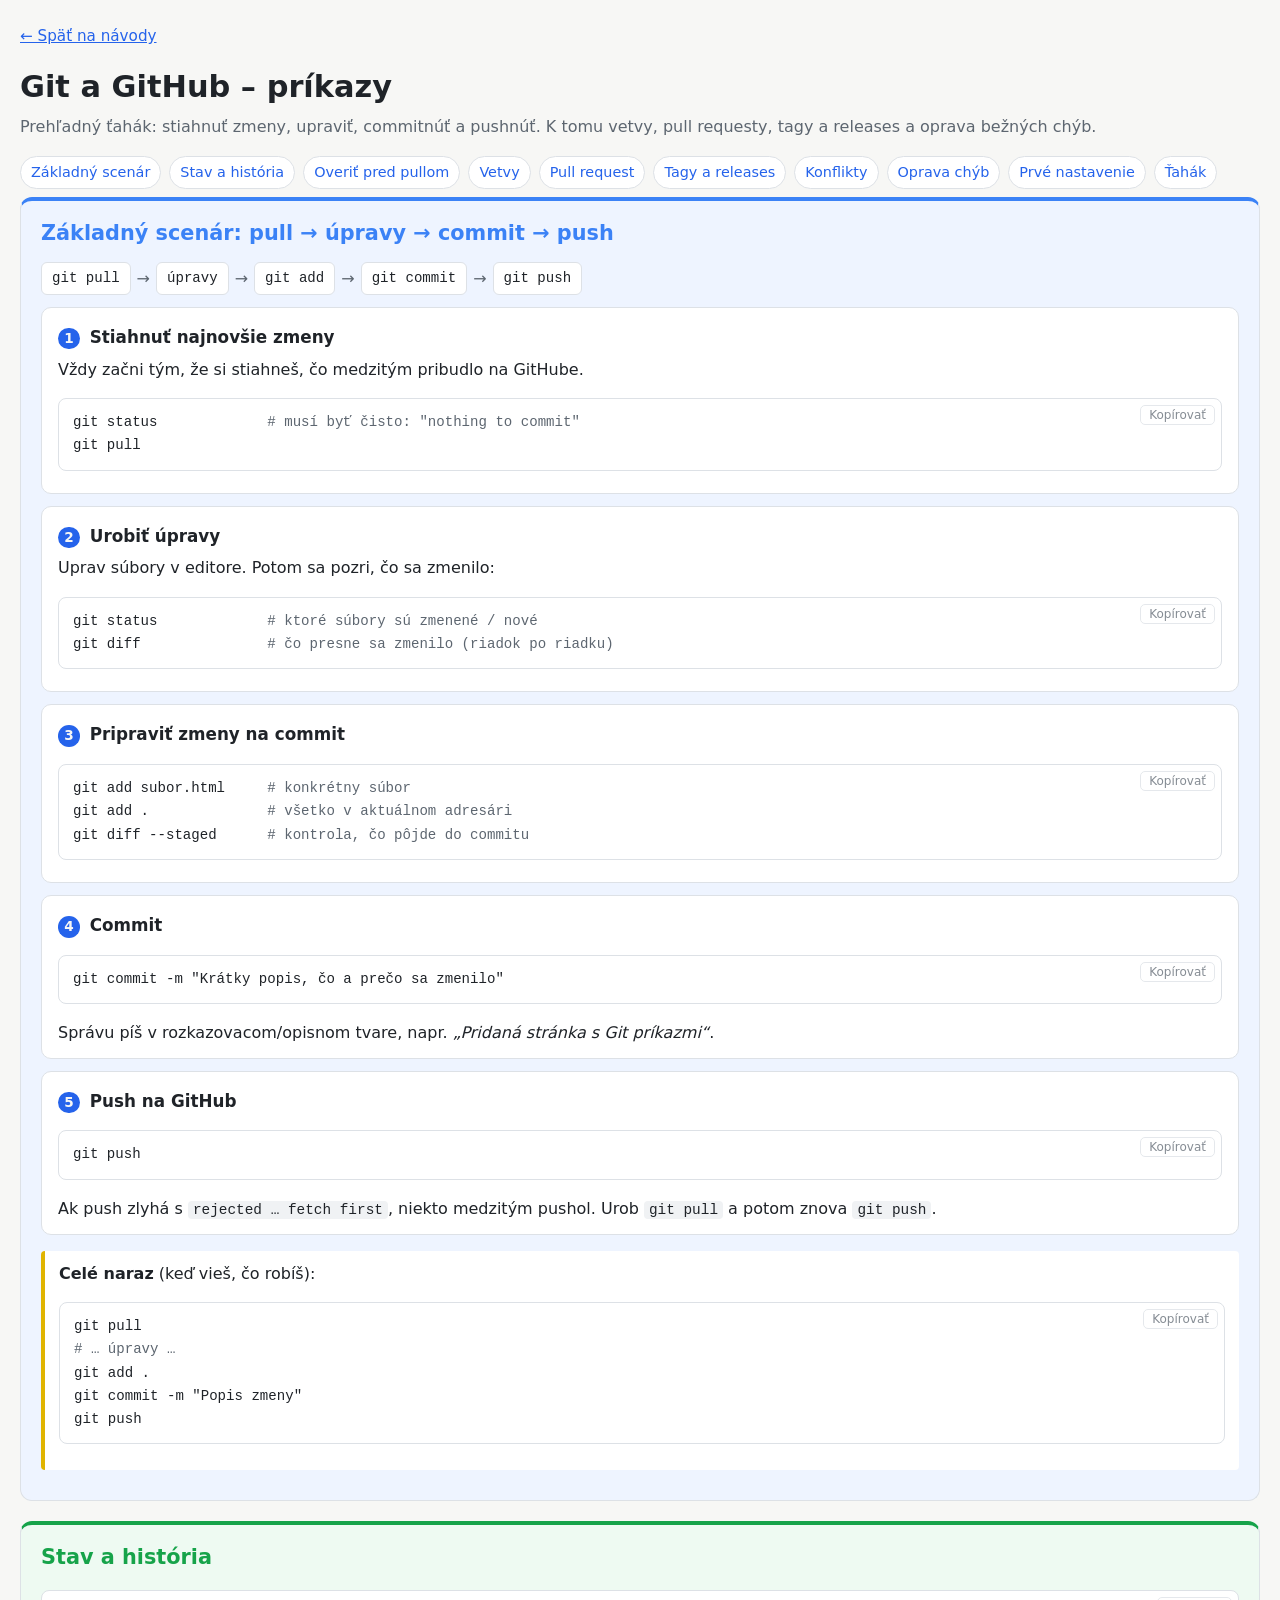
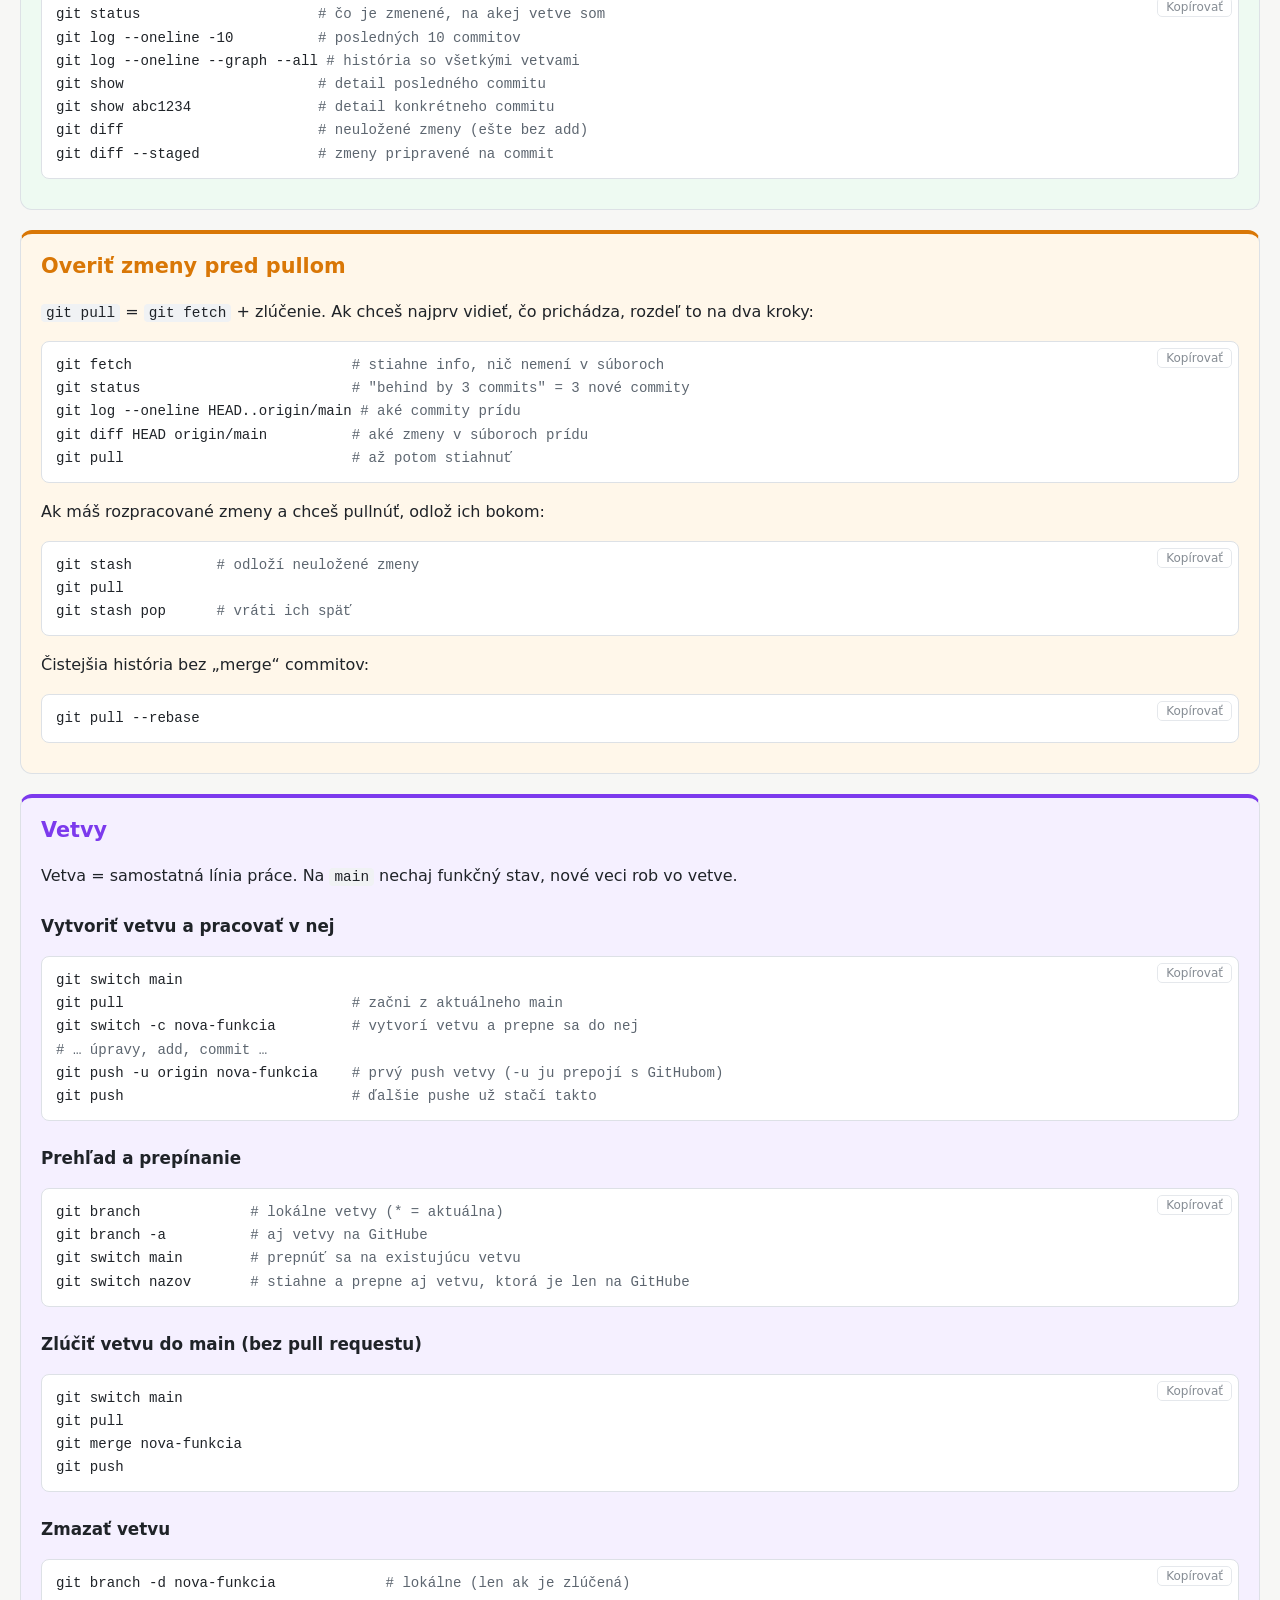
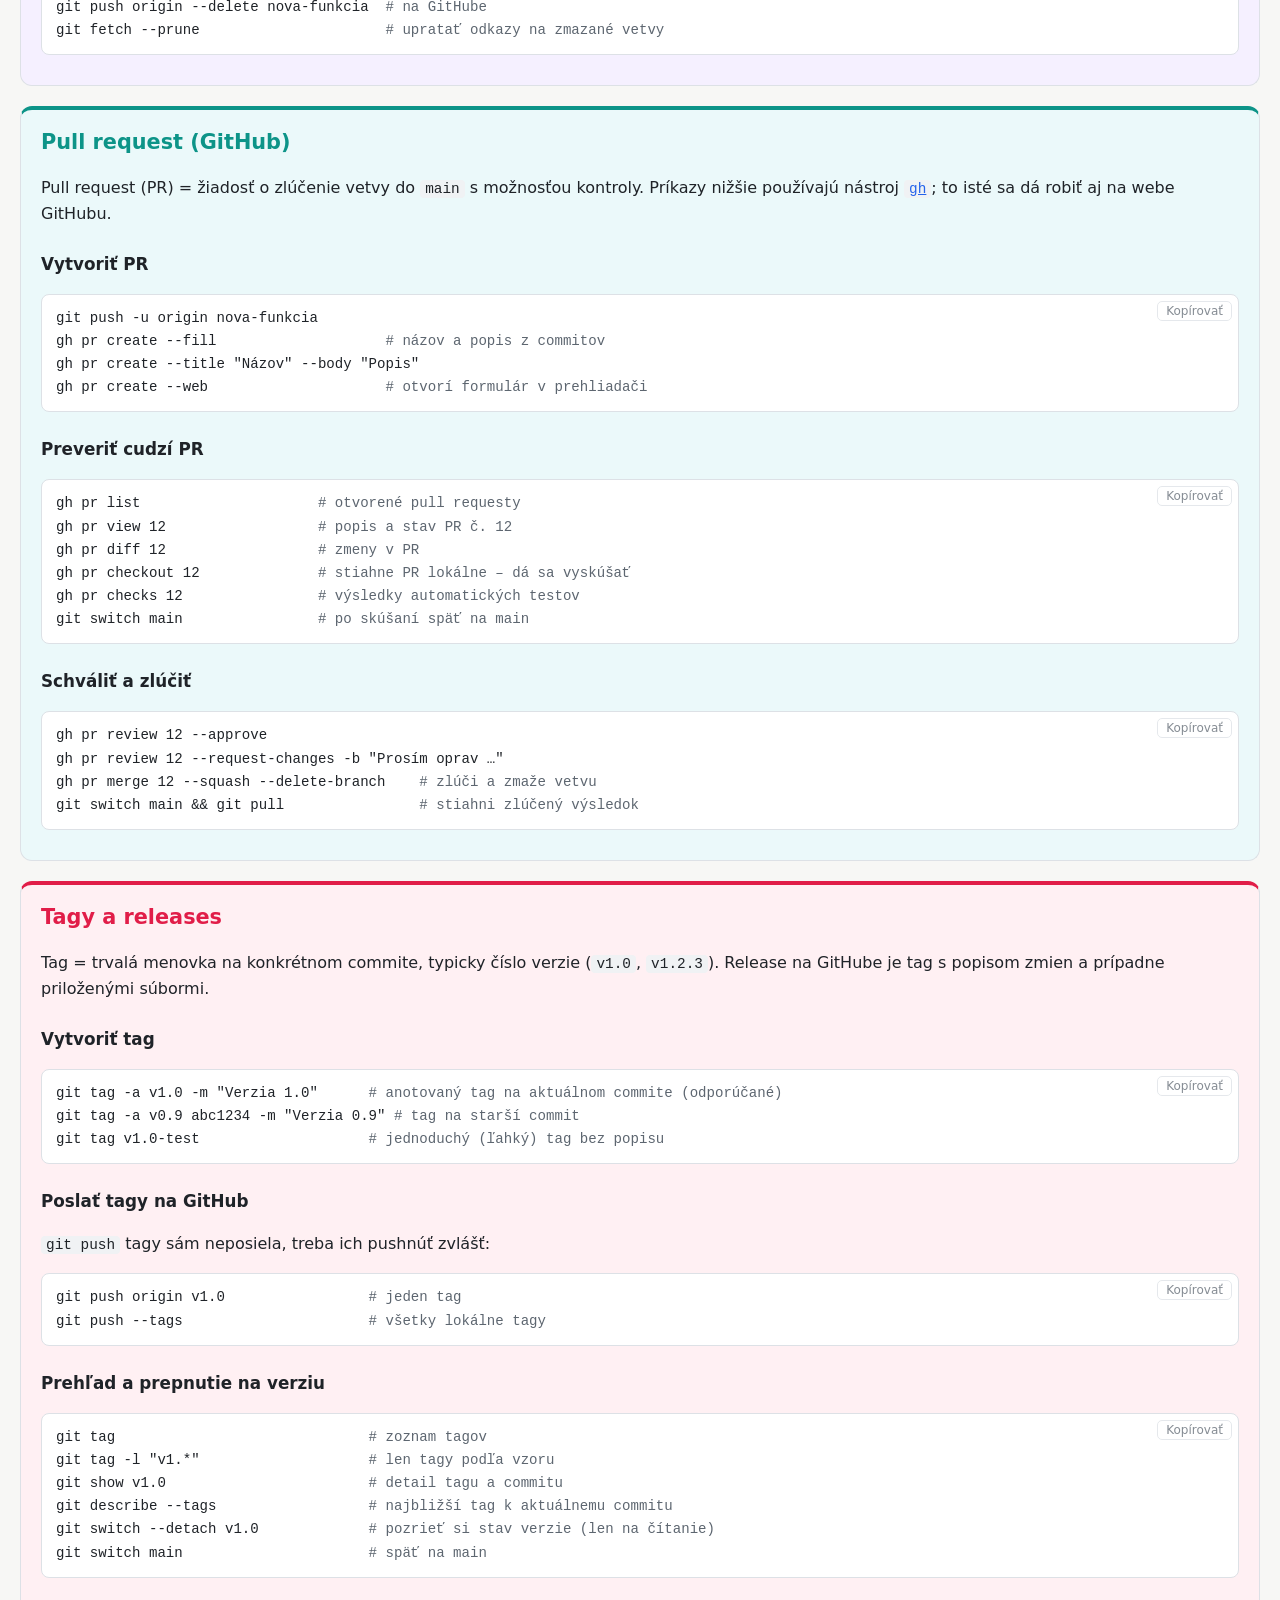
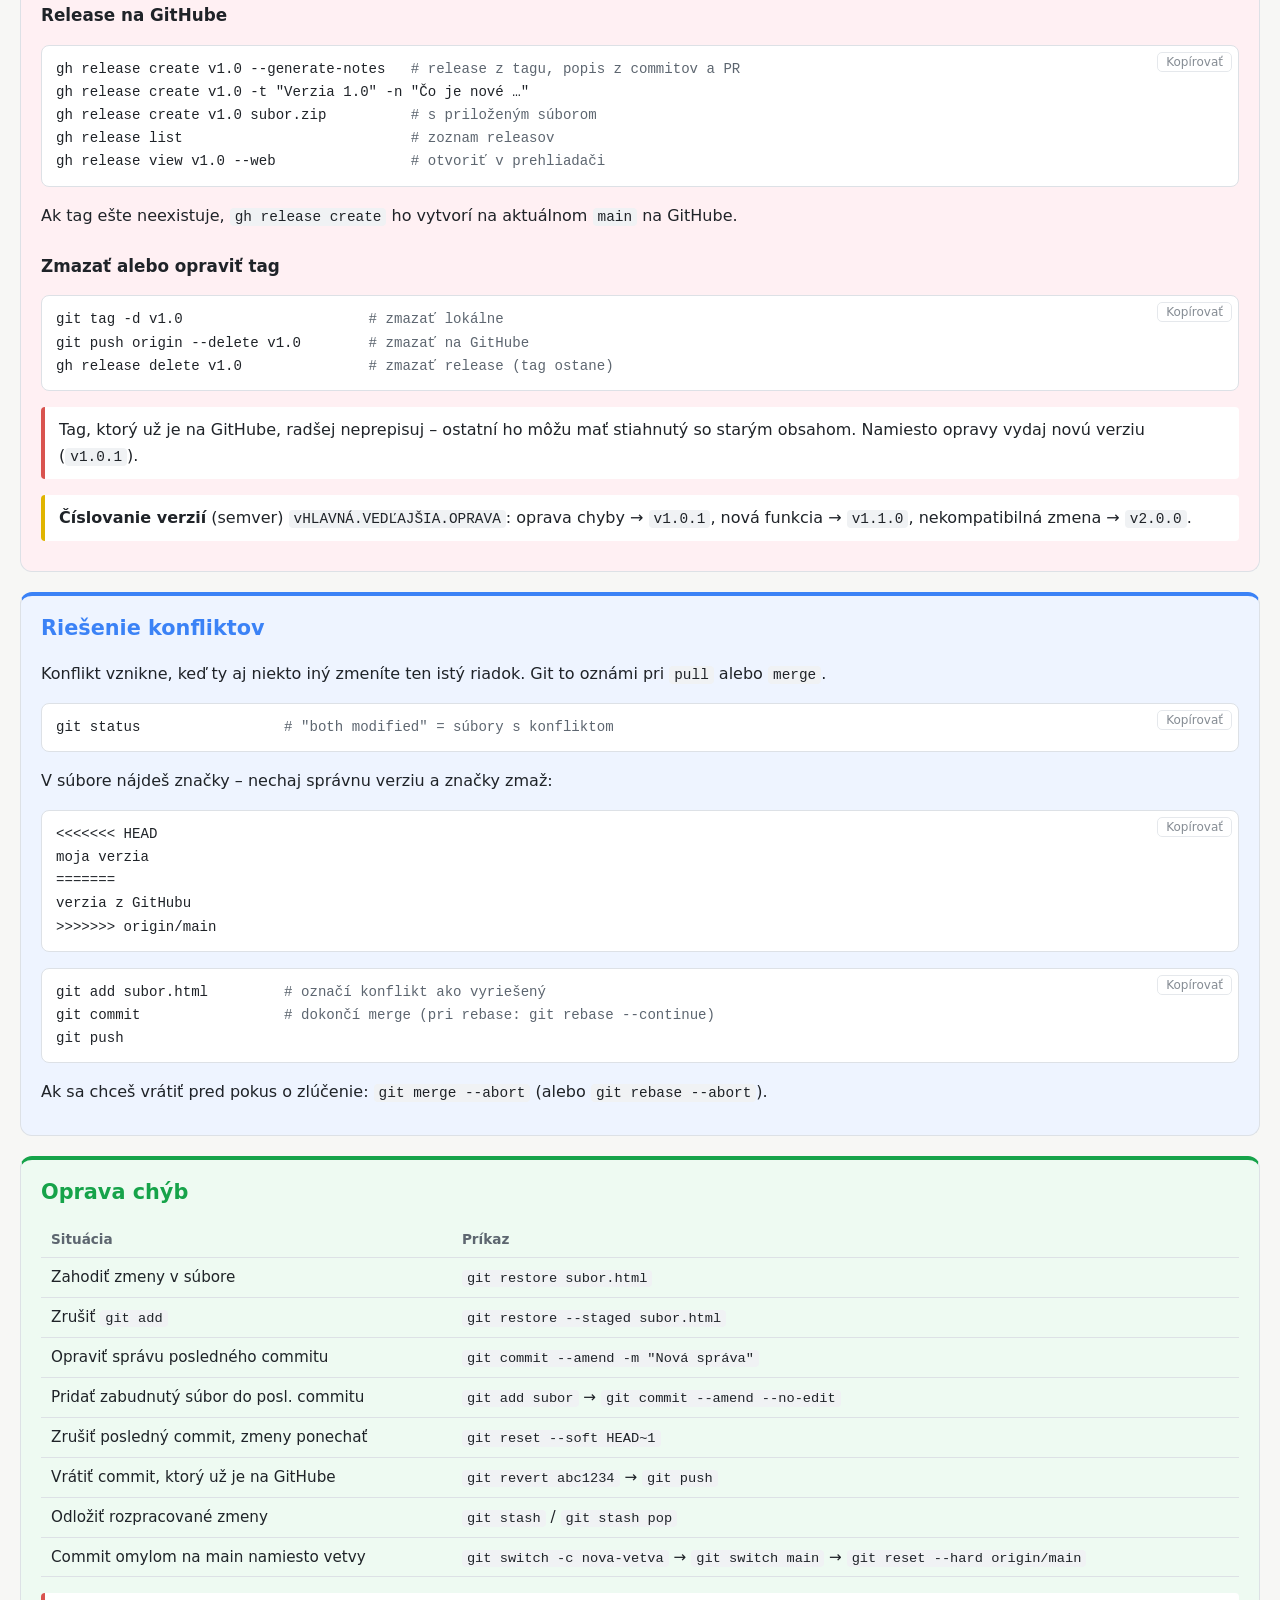
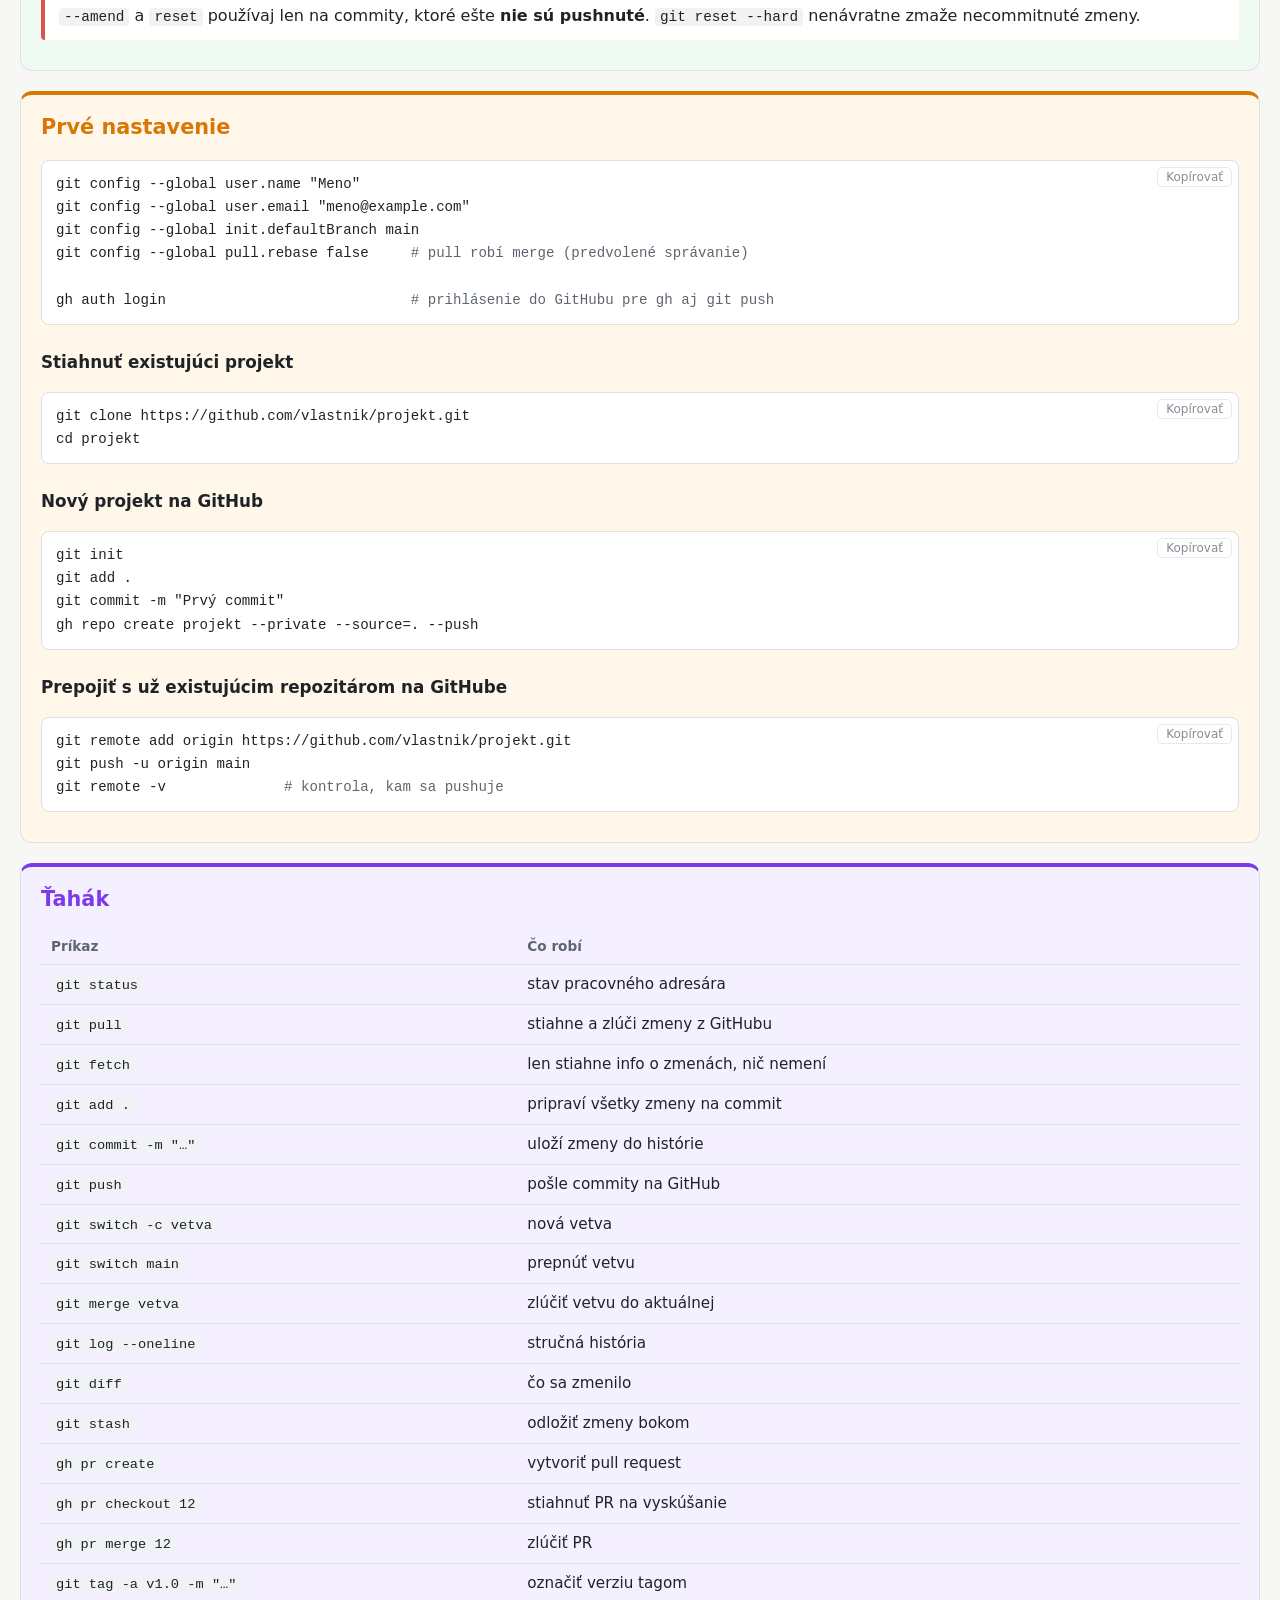
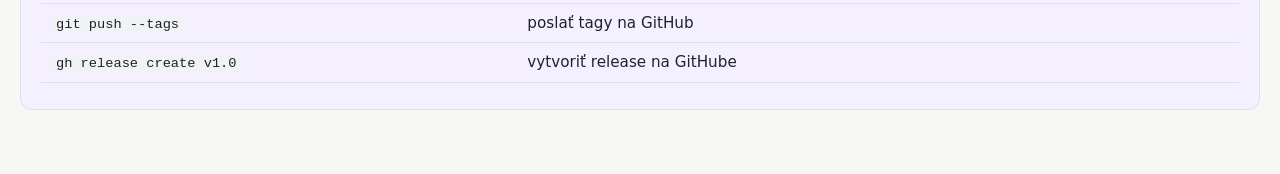
<file: git-prikazy.html>
<!doctype html>
<html lang="sk">
<head>
<meta charset="utf-8">
<meta name="viewport" content="width=device-width, initial-scale=1">
<title>Git a GitHub – príkazy</title>
<meta name="description" content="Prehľadný ťahák: pull, úpravy, commit, push, vetvy, pull requesty, tagy a releases, oprava chýb.">
<link rel="stylesheet" href="style.css">
<style>
  main { max-width: 1500px; padding: 24px 20px 64px; }

  /* Farebné odtiene boxov – striedajú sa, aby sa časti nezlievali. */
  :root {
    --t0: #eef4ff; --s0: #3b82f6;
    --t1: #eefaf2; --s1: #16a34a;
    --t2: #fff7ea; --s2: #d97706;
    --t3: #f5f0ff; --s3: #7c3aed;
    --t4: #ebf9fa; --s4: #0d9488;
    --t5: #fff0f3; --s5: #e11d48;
  }
  @media (prefers-color-scheme: dark) {
    :root {
      --t0: #1a2233; --s0: #5b8def;
      --t1: #182a20; --s1: #3fbf6f;
      --t2: #2c2416; --s2: #e0a040;
      --t3: #241e33; --s3: #a083f0;
      --t4: #162a2b; --s4: #33b5a8;
      --t5: #2e1a20; --s5: #ef6080;
    }
  }
  .box {
    background: var(--tint); border: 1px solid var(--border);
    border-top: 4px solid var(--stripe); border-radius: 12px;
    padding: 4px 20px 14px; margin: 0 0 20px;
    break-inside: avoid;
  }
  .box h2 { margin: 12px 0 8px; padding-top: 0; border-top: 0; color: var(--stripe); }
  .t0 { --tint: var(--t0); --stripe: var(--s0); }
  .t1 { --tint: var(--t1); --stripe: var(--s1); }
  .t2 { --tint: var(--t2); --stripe: var(--s2); }
  .t3 { --tint: var(--t3); --stripe: var(--s3); }
  .t4 { --tint: var(--t4); --stripe: var(--s4); }
  .t5 { --tint: var(--t5); --stripe: var(--s5); }
  .box pre { background: var(--card); }
  .box .note { background: var(--card); }

  .steps { margin: 12px 0; }
  .toc { display: flex; flex-wrap: wrap; gap: 6px 8px; margin: 16px 0 8px; padding: 0; list-style: none; }
  .toc li { margin: 0; }
  .toc a {
    display: inline-block; padding: 4px 10px; border: 1px solid var(--border);
    border-radius: 999px; background: var(--card); text-decoration: none; font-size: 0.9rem;
  }
  .toc a:hover { border-color: var(--accent); }

  .flow { display: flex; flex-wrap: wrap; align-items: center; gap: 6px; margin: 12px 0 4px; }
  .flow span {
    padding: 4px 10px; border-radius: 6px; background: var(--card); border: 1px solid var(--border);
    font-family: ui-monospace, Menlo, Consolas, monospace; font-size: 0.88rem;
  }
  .flow b { color: var(--muted); font-weight: normal; }

  .step {
    background: var(--card); border: 1px solid var(--border); border-radius: 10px;
    padding: 4px 16px 6px; margin: 12px 0;
  }
  .step h3 { margin-top: 12px; display: flex; gap: 10px; align-items: baseline; }
  .step h3 .n {
    flex: none; width: 1.6em; height: 1.6em; line-height: 1.6em; text-align: center;
    border-radius: 50%; background: var(--accent); color: var(--bg); font-size: 0.85rem;
  }
  .step p { margin: 6px 0; }

  pre { position: relative; }
  pre .c { color: var(--muted); }
  .copy {
    position: absolute; top: 6px; right: 6px; font: 12px system-ui, sans-serif;
    padding: 2px 8px; border-radius: 5px; border: 1px solid var(--border);
    background: var(--card); color: var(--muted); cursor: pointer; opacity: 0.75;
  }
  .copy:hover { opacity: 1; color: var(--text); }

  table { width: 100%; border-collapse: collapse; margin: 12px 0; font-size: 0.95rem; }
  th, td { text-align: left; padding: 7px 10px; border-bottom: 1px solid var(--border); vertical-align: top; }
  th { color: var(--muted); font-weight: 600; font-size: 0.85rem; }
  td:first-child { white-space: nowrap; }
  @media (max-width: 600px) { td:first-child { white-space: normal; } }
  .warn { border-left-color: #d9534f; }
</style>
</head>
<body>
<main>
  <nav class="back"><a href="index.html">← Späť na návody</a></nav>
  <h1>Git a GitHub – príkazy</h1>
  <p class="lead">Prehľadný ťahák: stiahnuť zmeny, upraviť, commitnúť a pushnúť. K tomu vetvy, pull requesty, tagy a releases a oprava bežných chýb.</p>

  <ul class="toc">
    <li><a href="#zaklad">Základný scenár</a></li>
    <li><a href="#stav">Stav a história</a></li>
    <li><a href="#overit">Overiť pred pullom</a></li>
    <li><a href="#vetvy">Vetvy</a></li>
    <li><a href="#pr">Pull request</a></li>
    <li><a href="#tagy">Tagy a releases</a></li>
    <li><a href="#konflikt">Konflikty</a></li>
    <li><a href="#oprava">Oprava chýb</a></li>
    <li><a href="#nastavenie">Prvé nastavenie</a></li>
    <li><a href="#tahak">Ťahák</a></li>
  </ul>

  <section class="box box-wide t0">
  <h2 id="zaklad">Základný scenár: pull → úpravy → commit → push</h2>
  <div class="flow">
    <span>git pull</span><b>→</b><span>úpravy</span><b>→</b><span>git add</span><b>→</b><span>git commit</span><b>→</b><span>git push</span>
  </div>

  <div class="steps">
  <div class="step">
    <h3><span class="n">1</span>Stiahnuť najnovšie zmeny</h3>
    <p>Vždy začni tým, že si stiahneš, čo medzitým pribudlo na GitHube.</p>
<pre><code>git status             <span class="c"># musí byť čisto: "nothing to commit"</span>
git pull</code></pre>
  </div>

  <div class="step">
    <h3><span class="n">2</span>Urobiť úpravy</h3>
    <p>Uprav súbory v editore. Potom sa pozri, čo sa zmenilo:</p>
<pre><code>git status             <span class="c"># ktoré súbory sú zmenené / nové</span>
git diff               <span class="c"># čo presne sa zmenilo (riadok po riadku)</span></code></pre>
  </div>

  <div class="step">
    <h3><span class="n">3</span>Pripraviť zmeny na commit</h3>
<pre><code>git add subor.html     <span class="c"># konkrétny súbor</span>
git add .              <span class="c"># všetko v aktuálnom adresári</span>
git diff --staged      <span class="c"># kontrola, čo pôjde do commitu</span></code></pre>
  </div>

  <div class="step">
    <h3><span class="n">4</span>Commit</h3>
<pre><code>git commit -m "Krátky popis, čo a prečo sa zmenilo"</code></pre>
    <p>Správu píš v rozkazovacom/opisnom tvare, napr. <em>„Pridaná stránka s Git príkazmi“</em>.</p>
  </div>

  <div class="step">
    <h3><span class="n">5</span>Push na GitHub</h3>
<pre><code>git push</code></pre>
    <p>Ak push zlyhá s <code>rejected … fetch first</code>, niekto medzitým pushol. Urob <code>git pull</code> a potom znova <code>git push</code>.</p>
  </div>

  </div>

  <div class="note">
    <strong>Celé naraz</strong> (keď vieš, čo robíš):
<pre><code>git pull
<span class="c"># … úpravy …</span>
git add .
git commit -m "Popis zmeny"
git push</code></pre>
  </div>
  </section>

  <div class="boxes">
  <section class="box t1">
  <h2 id="stav">Stav a história</h2>
<pre><code>git status                     <span class="c"># čo je zmenené, na akej vetve som</span>
git log --oneline -10          <span class="c"># posledných 10 commitov</span>
git log --oneline --graph --all <span class="c"># história so všetkými vetvami</span>
git show                       <span class="c"># detail posledného commitu</span>
git show abc1234               <span class="c"># detail konkrétneho commitu</span>
git diff                       <span class="c"># neuložené zmeny (ešte bez add)</span>
git diff --staged              <span class="c"># zmeny pripravené na commit</span></code></pre>
  </section>
  <section class="box t2">
  <h2 id="overit">Overiť zmeny pred pullom</h2>
  <p><code>git pull</code> = <code>git fetch</code> + zlúčenie. Ak chceš najprv vidieť, čo prichádza, rozdeľ to na dva kroky:</p>
<pre><code>git fetch                          <span class="c"># stiahne info, nič nemení v súboroch</span>
git status                         <span class="c"># "behind by 3 commits" = 3 nové commity</span>
git log --oneline HEAD..origin/main <span class="c"># aké commity prídu</span>
git diff HEAD origin/main          <span class="c"># aké zmeny v súboroch prídu</span>
git pull                           <span class="c"># až potom stiahnuť</span></code></pre>
  <p>Ak máš rozpracované zmeny a chceš pullnúť, odlož ich bokom:</p>
<pre><code>git stash          <span class="c"># odloží neuložené zmeny</span>
git pull
git stash pop      <span class="c"># vráti ich späť</span></code></pre>
  <p>Čistejšia história bez „merge“ commitov:</p>
<pre><code>git pull --rebase</code></pre>
  </section>
  <section class="box t3">
  <h2 id="vetvy">Vetvy</h2>
  <p>Vetva = samostatná línia práce. Na <code>main</code> nechaj funkčný stav, nové veci rob vo vetve.</p>

  <h3>Vytvoriť vetvu a pracovať v nej</h3>
<pre><code>git switch main
git pull                           <span class="c"># začni z aktuálneho main</span>
git switch -c nova-funkcia         <span class="c"># vytvorí vetvu a prepne sa do nej</span>
<span class="c"># … úpravy, add, commit …</span>
git push -u origin nova-funkcia    <span class="c"># prvý push vetvy (-u ju prepojí s GitHubom)</span>
git push                           <span class="c"># ďalšie pushe už stačí takto</span></code></pre>

  <h3>Prehľad a prepínanie</h3>
<pre><code>git branch             <span class="c"># lokálne vetvy (* = aktuálna)</span>
git branch -a          <span class="c"># aj vetvy na GitHube</span>
git switch main        <span class="c"># prepnúť sa na existujúcu vetvu</span>
git switch nazov       <span class="c"># stiahne a prepne aj vetvu, ktorá je len na GitHube</span></code></pre>

  <h3>Zlúčiť vetvu do main (bez pull requestu)</h3>
<pre><code>git switch main
git pull
git merge nova-funkcia
git push</code></pre>

  <h3>Zmazať vetvu</h3>
<pre><code>git branch -d nova-funkcia             <span class="c"># lokálne (len ak je zlúčená)</span>
git push origin --delete nova-funkcia  <span class="c"># na GitHube</span>
git fetch --prune                      <span class="c"># upratať odkazy na zmazané vetvy</span></code></pre>
  </section>
  <section class="box t4">
  <h2 id="pr">Pull request (GitHub)</h2>
  <p>Pull request (PR) = žiadosť o zlúčenie vetvy do <code>main</code> s možnosťou kontroly. Príkazy nižšie používajú nástroj <a href="https://cli.github.com/"><code>gh</code></a>; to isté sa dá robiť aj na webe GitHubu.</p>

  <h3>Vytvoriť PR</h3>
<pre><code>git push -u origin nova-funkcia
gh pr create --fill                    <span class="c"># názov a popis z commitov</span>
gh pr create --title "Názov" --body "Popis"
gh pr create --web                     <span class="c"># otvorí formulár v prehliadači</span></code></pre>

  <h3>Preveriť cudzí PR</h3>
<pre><code>gh pr list                     <span class="c"># otvorené pull requesty</span>
gh pr view 12                  <span class="c"># popis a stav PR č. 12</span>
gh pr diff 12                  <span class="c"># zmeny v PR</span>
gh pr checkout 12              <span class="c"># stiahne PR lokálne – dá sa vyskúšať</span>
gh pr checks 12                <span class="c"># výsledky automatických testov</span>
git switch main                <span class="c"># po skúšaní späť na main</span></code></pre>

  <h3>Schváliť a zlúčiť</h3>
<pre><code>gh pr review 12 --approve
gh pr review 12 --request-changes -b "Prosím oprav …"
gh pr merge 12 --squash --delete-branch    <span class="c"># zlúči a zmaže vetvu</span>
git switch main && git pull                <span class="c"># stiahni zlúčený výsledok</span></code></pre>
  </section>
  <section class="box t5">
  <h2 id="tagy">Tagy a releases</h2>
  <p>Tag = trvalá menovka na konkrétnom commite, typicky číslo verzie (<code>v1.0</code>, <code>v1.2.3</code>). Release na GitHube je tag s popisom zmien a prípadne priloženými súbormi.</p>

  <h3>Vytvoriť tag</h3>
<pre><code>git tag -a v1.0 -m "Verzia 1.0"      <span class="c"># anotovaný tag na aktuálnom commite (odporúčané)</span>
git tag -a v0.9 abc1234 -m "Verzia 0.9" <span class="c"># tag na starší commit</span>
git tag v1.0-test                    <span class="c"># jednoduchý (ľahký) tag bez popisu</span></code></pre>

  <h3>Poslať tagy na GitHub</h3>
  <p><code>git push</code> tagy sám neposiela, treba ich pushnúť zvlášť:</p>
<pre><code>git push origin v1.0                 <span class="c"># jeden tag</span>
git push --tags                      <span class="c"># všetky lokálne tagy</span></code></pre>

  <h3>Prehľad a prepnutie na verziu</h3>
<pre><code>git tag                              <span class="c"># zoznam tagov</span>
git tag -l "v1.*"                    <span class="c"># len tagy podľa vzoru</span>
git show v1.0                        <span class="c"># detail tagu a commitu</span>
git describe --tags                  <span class="c"># najbližší tag k aktuálnemu commitu</span>
git switch --detach v1.0             <span class="c"># pozrieť si stav verzie (len na čítanie)</span>
git switch main                      <span class="c"># späť na main</span></code></pre>

  <h3>Release na GitHube</h3>
<pre><code>gh release create v1.0 --generate-notes   <span class="c"># release z tagu, popis z commitov a PR</span>
gh release create v1.0 -t "Verzia 1.0" -n "Čo je nové …"
gh release create v1.0 subor.zip          <span class="c"># s priloženým súborom</span>
gh release list                           <span class="c"># zoznam releasov</span>
gh release view v1.0 --web                <span class="c"># otvoriť v prehliadači</span></code></pre>
  <p>Ak tag ešte neexistuje, <code>gh release create</code> ho vytvorí na aktuálnom <code>main</code> na GitHube.</p>

  <h3>Zmazať alebo opraviť tag</h3>
<pre><code>git tag -d v1.0                      <span class="c"># zmazať lokálne</span>
git push origin --delete v1.0        <span class="c"># zmazať na GitHube</span>
gh release delete v1.0               <span class="c"># zmazať release (tag ostane)</span></code></pre>
  <div class="note warn">
    Tag, ktorý už je na GitHube, radšej neprepisuj – ostatní ho môžu mať stiahnutý so starým obsahom. Namiesto opravy vydaj novú verziu (<code>v1.0.1</code>).
  </div>
  <div class="note">
    <strong>Číslovanie verzií</strong> (semver) <code>vHLAVNÁ.VEDĽAJŠIA.OPRAVA</code>: oprava chyby → <code>v1.0.1</code>, nová funkcia → <code>v1.1.0</code>, nekompatibilná zmena → <code>v2.0.0</code>.
  </div>
  </section>
  <section class="box t0">
  <h2 id="konflikt">Riešenie konfliktov</h2>
  <p>Konflikt vznikne, keď ty aj niekto iný zmeníte ten istý riadok. Git to oznámi pri <code>pull</code> alebo <code>merge</code>.</p>
<pre><code>git status                 <span class="c"># "both modified" = súbory s konfliktom</span></code></pre>
  <p>V súbore nájdeš značky – nechaj správnu verziu a značky zmaž:</p>
<pre><code>&lt;&lt;&lt;&lt;&lt;&lt;&lt; HEAD
moja verzia
=======
verzia z GitHubu
&gt;&gt;&gt;&gt;&gt;&gt;&gt; origin/main</code></pre>
<pre><code>git add subor.html         <span class="c"># označí konflikt ako vyriešený</span>
git commit                 <span class="c"># dokončí merge (pri rebase: git rebase --continue)</span>
git push</code></pre>
  <p>Ak sa chceš vrátiť pred pokus o zlúčenie: <code>git merge --abort</code> (alebo <code>git rebase --abort</code>).</p>
  </section>
  <section class="box t1">
  <h2 id="oprava">Oprava chýb</h2>
  <table>
    <tr><th>Situácia</th><th>Príkaz</th></tr>
    <tr><td>Zahodiť zmeny v súbore</td><td><code>git restore subor.html</code></td></tr>
    <tr><td>Zrušiť <code>git add</code></td><td><code>git restore --staged subor.html</code></td></tr>
    <tr><td>Opraviť správu posledného commitu</td><td><code>git commit --amend -m "Nová správa"</code></td></tr>
    <tr><td>Pridať zabudnutý súbor do posl. commitu</td><td><code>git add subor</code> → <code>git commit --amend --no-edit</code></td></tr>
    <tr><td>Zrušiť posledný commit, zmeny ponechať</td><td><code>git reset --soft HEAD~1</code></td></tr>
    <tr><td>Vrátiť commit, ktorý už je na GitHube</td><td><code>git revert abc1234</code> → <code>git push</code></td></tr>
    <tr><td>Odložiť rozpracované zmeny</td><td><code>git stash</code> / <code>git stash pop</code></td></tr>
    <tr><td>Commit omylom na main namiesto vetvy</td><td><code>git switch -c nova-vetva</code> → <code>git switch main</code> → <code>git reset --hard origin/main</code></td></tr>
  </table>
  <div class="note warn">
    <code>--amend</code> a <code>reset</code> používaj len na commity, ktoré ešte <strong>nie sú pushnuté</strong>.
    <code>git reset --hard</code> nenávratne zmaže necommitnuté zmeny.
  </div>
  </section>
  <section class="box t2">
  <h2 id="nastavenie">Prvé nastavenie</h2>
<pre><code>git config --global user.name "Meno"
git config --global user.email "meno@example.com"
git config --global init.defaultBranch main
git config --global pull.rebase false     <span class="c"># pull robí merge (predvolené správanie)</span>

gh auth login                             <span class="c"># prihlásenie do GitHubu pre gh aj git push</span></code></pre>

  <h3>Stiahnuť existujúci projekt</h3>
<pre><code>git clone https://github.com/vlastnik/projekt.git
cd projekt</code></pre>

  <h3>Nový projekt na GitHub</h3>
<pre><code>git init
git add .
git commit -m "Prvý commit"
gh repo create projekt --private --source=. --push</code></pre>

  <h3>Prepojiť s už existujúcim repozitárom na GitHube</h3>
<pre><code>git remote add origin https://github.com/vlastnik/projekt.git
git push -u origin main
git remote -v              <span class="c"># kontrola, kam sa pushuje</span></code></pre>
  </section>
  <section class="box t3">
  <h2 id="tahak">Ťahák</h2>
  <table>
    <tr><th>Príkaz</th><th>Čo robí</th></tr>
    <tr><td><code>git status</code></td><td>stav pracovného adresára</td></tr>
    <tr><td><code>git pull</code></td><td>stiahne a zlúči zmeny z GitHubu</td></tr>
    <tr><td><code>git fetch</code></td><td>len stiahne info o zmenách, nič nemení</td></tr>
    <tr><td><code>git add .</code></td><td>pripraví všetky zmeny na commit</td></tr>
    <tr><td><code>git commit -m "…"</code></td><td>uloží zmeny do histórie</td></tr>
    <tr><td><code>git push</code></td><td>pošle commity na GitHub</td></tr>
    <tr><td><code>git switch -c vetva</code></td><td>nová vetva</td></tr>
    <tr><td><code>git switch main</code></td><td>prepnúť vetvu</td></tr>
    <tr><td><code>git merge vetva</code></td><td>zlúčiť vetvu do aktuálnej</td></tr>
    <tr><td><code>git log --oneline</code></td><td>stručná história</td></tr>
    <tr><td><code>git diff</code></td><td>čo sa zmenilo</td></tr>
    <tr><td><code>git stash</code></td><td>odložiť zmeny bokom</td></tr>
    <tr><td><code>gh pr create</code></td><td>vytvoriť pull request</td></tr>
    <tr><td><code>gh pr checkout 12</code></td><td>stiahnuť PR na vyskúšanie</td></tr>
    <tr><td><code>gh pr merge 12</code></td><td>zlúčiť PR</td></tr>
    <tr><td><code>git tag -a v1.0 -m "…"</code></td><td>označiť verziu tagom</td></tr>
    <tr><td><code>git push --tags</code></td><td>poslať tagy na GitHub</td></tr>
    <tr><td><code>gh release create v1.0</code></td><td>vytvoriť release na GitHube</td></tr>
  </table>
  </section>
  </div>
</main>
<script>
// Tlačidlo „Kopírovať“ pri každom bloku príkazov (komentáre # sa nekopírujú).
document.querySelectorAll("pre").forEach(function (pre) {
  var b = document.createElement("button");
  b.className = "copy";
  b.type = "button";
  b.textContent = "Kopírovať";
  b.addEventListener("click", function () {
    var kod = pre.querySelector("code").cloneNode(true);
    kod.querySelectorAll(".c").forEach(function (c) { c.remove(); });
    var text = kod.textContent.split("\n")
      .map(function (r) { return r.replace(/\s+$/, ""); })
      .filter(function (r) { return r !== ""; })
      .join("\n");
    function hotovo() { b.textContent = "Skopírované ✓"; setTimeout(function () { b.textContent = "Kopírovať"; }, 1500); }
    if (navigator.clipboard && window.isSecureContext) {
      navigator.clipboard.writeText(text).then(hotovo);
    } else {
      var t = document.createElement("textarea");
      t.value = text; document.body.appendChild(t); t.select();
      try { document.execCommand("copy"); hotovo(); } catch (e) {}
      t.remove();
    }
  });
  pre.appendChild(b);
});
</script>
</body>
</html>
</file>
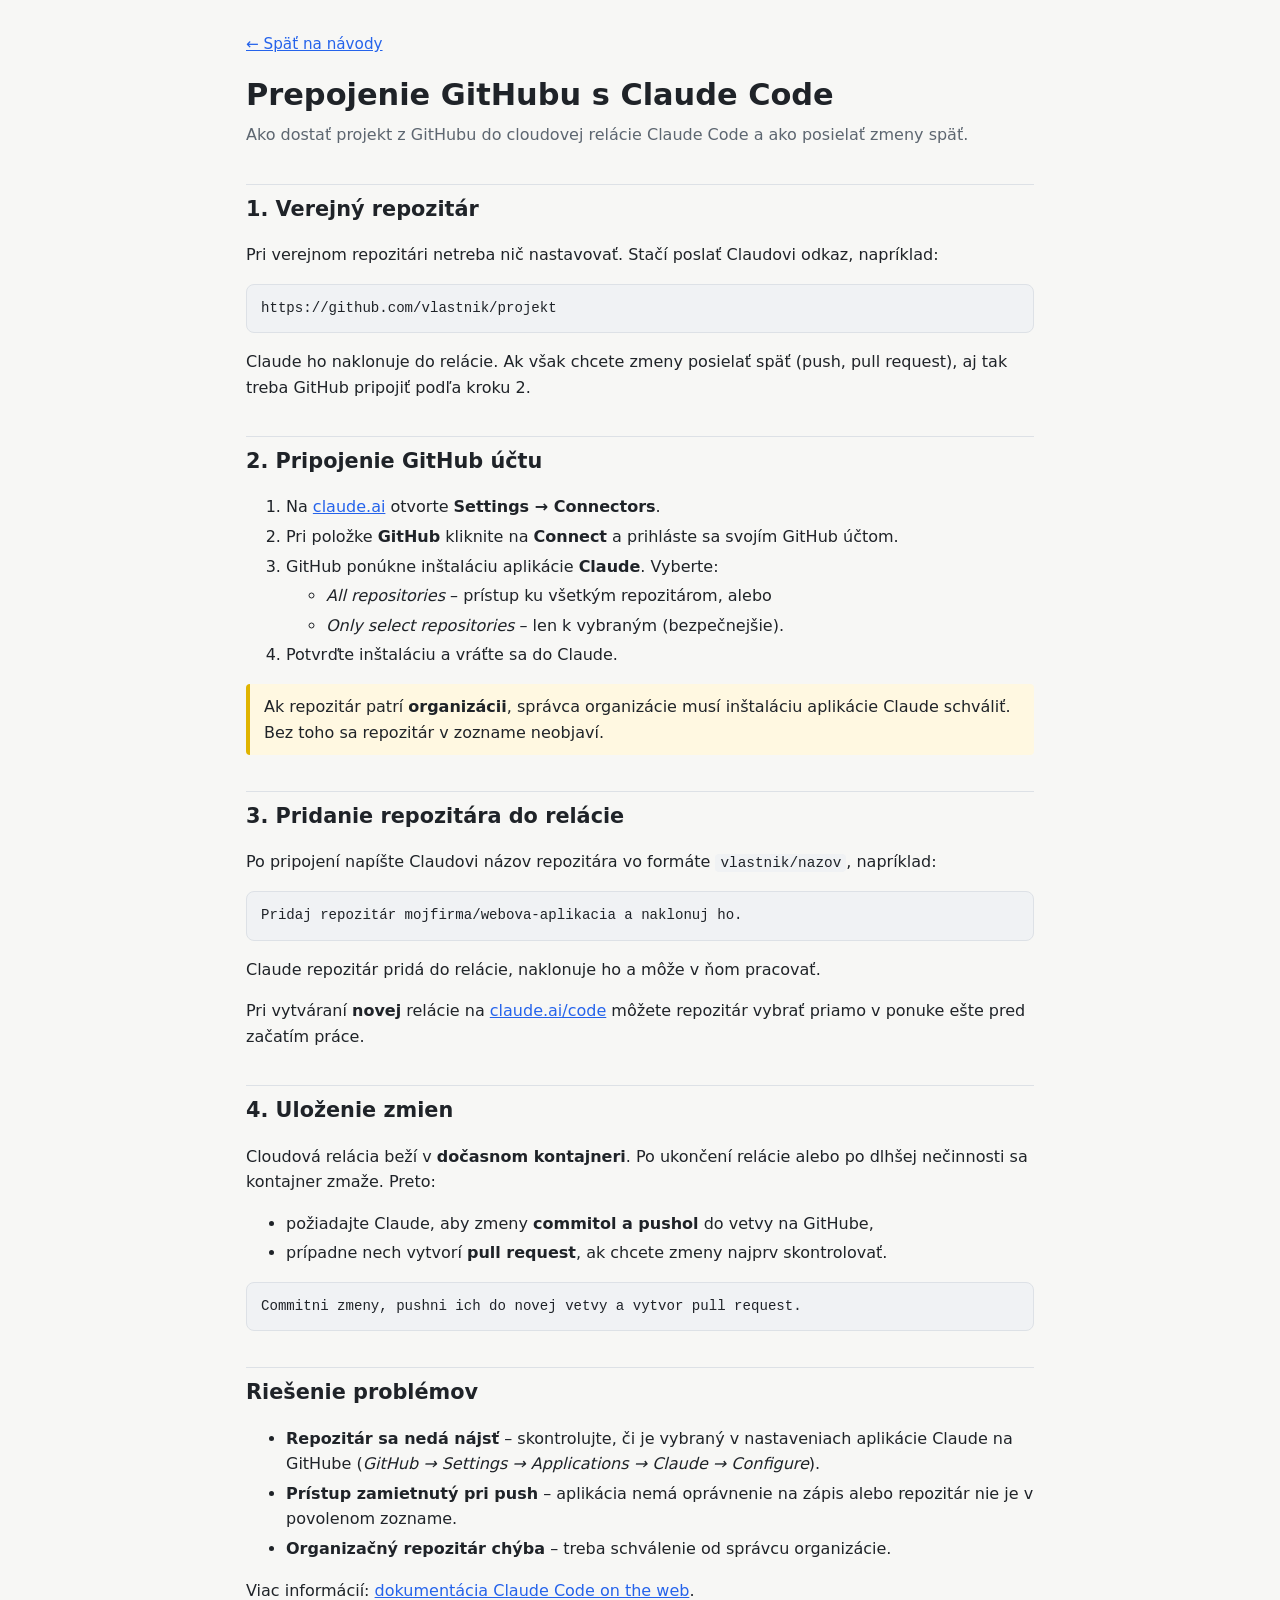
<file: github-prepojenie.html>
<!doctype html>
<html lang="sk">
<head>
<meta charset="utf-8">
<meta name="viewport" content="width=device-width, initial-scale=1">
<title>Prepojenie GitHubu</title>
<link rel="stylesheet" href="style.css">
</head>
<body>
<main>
  <nav class="back"><a href="index.html">← Späť na návody</a></nav>
  <h1>Prepojenie GitHubu s Claude Code</h1>
  <p class="lead">Ako dostať projekt z GitHubu do cloudovej relácie Claude Code a ako posielať zmeny späť.</p>

  <h2>1. Verejný repozitár</h2>
  <p>Pri verejnom repozitári netreba nič nastavovať. Stačí poslať Claudovi odkaz, napríklad:</p>
  <pre><code>https://github.com/vlastnik/projekt</code></pre>
  <p>Claude ho naklonuje do relácie. Ak však chcete zmeny posielať späť (push, pull request), aj tak treba GitHub pripojiť podľa kroku 2.</p>

  <h2>2. Pripojenie GitHub účtu</h2>
  <ol>
    <li>Na <a href="https://claude.ai">claude.ai</a> otvorte <strong>Settings → Connectors</strong>.</li>
    <li>Pri položke <strong>GitHub</strong> kliknite na <strong>Connect</strong> a prihláste sa svojím GitHub účtom.</li>
    <li>GitHub ponúkne inštaláciu aplikácie <strong>Claude</strong>. Vyberte:
      <ul>
        <li><em>All repositories</em> – prístup ku všetkým repozitárom, alebo</li>
        <li><em>Only select repositories</em> – len k vybraným (bezpečnejšie).</li>
      </ul>
    </li>
    <li>Potvrďte inštaláciu a vráťte sa do Claude.</li>
  </ol>
  <div class="note">
    Ak repozitár patrí <strong>organizácii</strong>, správca organizácie musí inštaláciu aplikácie Claude schváliť.
    Bez toho sa repozitár v zozname neobjaví.
  </div>

  <h2>3. Pridanie repozitára do relácie</h2>
  <p>Po pripojení napíšte Claudovi názov repozitára vo formáte <code>vlastnik/nazov</code>, napríklad:</p>
  <pre><code>Pridaj repozitár mojfirma/webova-aplikacia a naklonuj ho.</code></pre>
  <p>Claude repozitár pridá do relácie, naklonuje ho a môže v ňom pracovať.</p>
  <p>Pri vytváraní <strong>novej</strong> relácie na <a href="https://claude.ai/code">claude.ai/code</a> môžete repozitár vybrať priamo v ponuke ešte pred začatím práce.</p>

  <h2>4. Uloženie zmien</h2>
  <p>Cloudová relácia beží v <strong>dočasnom kontajneri</strong>. Po ukončení relácie alebo po dlhšej nečinnosti sa kontajner zmaže. Preto:</p>
  <ul>
    <li>požiadajte Claude, aby zmeny <strong>commitol a pushol</strong> do vetvy na GitHube,</li>
    <li>prípadne nech vytvorí <strong>pull request</strong>, ak chcete zmeny najprv skontrolovať.</li>
  </ul>
  <pre><code>Commitni zmeny, pushni ich do novej vetvy a vytvor pull request.</code></pre>

  <h2>Riešenie problémov</h2>
  <ul>
    <li><strong>Repozitár sa nedá nájsť</strong> – skontrolujte, či je vybraný v nastaveniach aplikácie Claude na GitHube
      (<em>GitHub → Settings → Applications → Claude → Configure</em>).</li>
    <li><strong>Prístup zamietnutý pri push</strong> – aplikácia nemá oprávnenie na zápis alebo repozitár nie je v povolenom zozname.</li>
    <li><strong>Organizačný repozitár chýba</strong> – treba schválenie od správcu organizácie.</li>
  </ul>

  <p>Viac informácií: <a href="https://code.claude.com/docs/en/claude-code-on-the-web">dokumentácia Claude Code on the web</a>.</p>
</main>
</body>
</html>
</file>
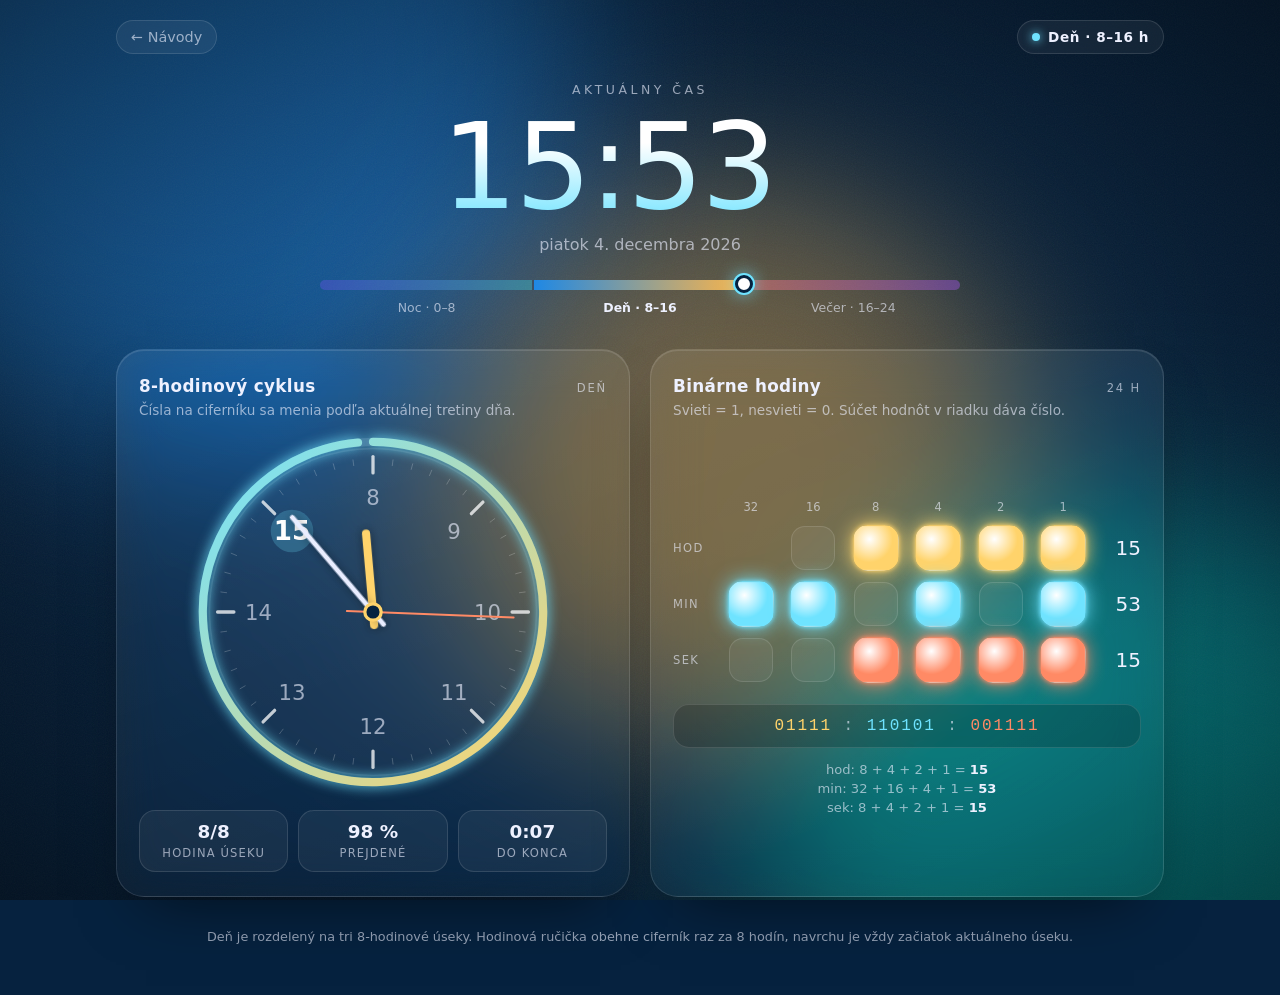
<file: hodiny-8h-binarne.html>
<!DOCTYPE html>
<html lang="sk">
<head>
<meta charset="UTF-8">
<meta name="viewport" content="width=device-width, initial-scale=1">
<meta name="description" content="8-hodinový ciferník, ktorého čísla sa menia podľa aktuálnej tretiny dňa, a binárne 24-hodinové hodiny.">
<title>8-hodinové a binárne hodiny</title>
<style>
  /* ---------- farby podľa úseku dňa ---------- */
  :root{
    --base:#070a1f;
    --a1:#3b2bd9; --a2:#0fb5c9; --a3:#7d2ae8;          /* aurora škvrny */
    --accent:#8fb3ff; --accent2:#c49bff;
    --hour:#ffd59e; --min:#e9edff; --sec:#ff7a93;
    --ink:#eef1ff; --muted:rgba(238,241,255,.62); --faint:rgba(238,241,255,.14);
    --glass:rgba(255,255,255,.055); --glass-b:rgba(255,255,255,.12);
    --stars:1;
  }
  body[data-seg="1"]{                                   /* deň 8–16 */
    --base:#06223f;
    --a1:#1e88e5; --a2:#00c6b8; --a3:#ffb547;
    --accent:#6fe3ff; --accent2:#ffd36b;
    --hour:#ffd36b; --sec:#ff8a65;
    --stars:0;
  }
  body[data-seg="2"]{                                   /* večer 16–24 */
    --base:#1a0b24;
    --a1:#ff5e62; --a2:#ff9966; --a3:#8e2de2;
    --accent:#ffb38a; --accent2:#ff6fa8;
    --hour:#ffc58f; --sec:#ff6fa8;
    --stars:.45;
  }

  *{box-sizing:border-box}
  html,body{margin:0}
  body{
    min-height:100vh;
    font-family:"Inter","Segoe UI Variable","Segoe UI",system-ui,-apple-system,Roboto,sans-serif;
    color:var(--ink);
    background:var(--base);
    transition:background-color 1.5s ease;
    overflow-x:hidden;
  }

  /* ---------- pozadie: aurora + hviezdy + zrnitosť ---------- */
  .bg{position:fixed;inset:0;z-index:0;overflow:hidden;pointer-events:none}
  .blob{
    position:absolute;width:60vmax;height:60vmax;border-radius:50%;
    filter:blur(90px);opacity:.55;mix-blend-mode:screen;
    transition:background 1.5s ease;
  }
  .b1{background:var(--a1);top:-25vmax;left:-15vmax;animation:drift1 28s ease-in-out infinite alternate}
  .b2{background:var(--a2);bottom:-30vmax;right:-20vmax;animation:drift2 34s ease-in-out infinite alternate}
  .b3{background:var(--a3);top:20vh;left:35vw;width:45vmax;height:45vmax;opacity:.4;animation:drift3 40s ease-in-out infinite alternate}
  @keyframes drift1{to{transform:translate(18vw,14vh) scale(1.15)}}
  @keyframes drift2{to{transform:translate(-22vw,-12vh) scale(1.1)}}
  @keyframes drift3{to{transform:translate(-25vw,18vh) scale(.85)}}
  .stars{
    position:absolute;inset:0;opacity:var(--stars);transition:opacity 1.5s;
    background-image:
      radial-gradient(1.2px 1.2px at 8% 12%,#fff,transparent),
      radial-gradient(1px 1px at 22% 68%,#fff,transparent),
      radial-gradient(1.4px 1.4px at 37% 28%,#fff,transparent),
      radial-gradient(1px 1px at 48% 82%,#fff,transparent),
      radial-gradient(1.2px 1.2px at 61% 9%,#fff,transparent),
      radial-gradient(1px 1px at 72% 48%,#fff,transparent),
      radial-gradient(1.4px 1.4px at 86% 22%,#fff,transparent),
      radial-gradient(1px 1px at 93% 74%,#fff,transparent),
      radial-gradient(1px 1px at 15% 90%,#fff,transparent),
      radial-gradient(1.2px 1.2px at 79% 92%,#fff,transparent);
    animation:twinkle 6s ease-in-out infinite alternate;
  }
  @keyframes twinkle{from{filter:brightness(.6)}to{filter:brightness(1.2)}}
  .grain{
    position:absolute;inset:-50%;opacity:.07;
    background-image:url("data:image/svg+xml,%3Csvg xmlns='http://www.w3.org/2000/svg' width='160' height='160'%3E%3Cfilter id='n'%3E%3CfeTurbulence type='fractalNoise' baseFrequency='.9' numOctaves='2' stitchTiles='stitch'/%3E%3C/filter%3E%3Crect width='100%25' height='100%25' filter='url(%23n)'/%3E%3C/svg%3E");
  }
  .vignette{position:absolute;inset:0;background:radial-gradient(ellipse at center,transparent 40%,rgba(0,0,0,.45))}
  @media (prefers-reduced-motion:reduce){.blob,.stars{animation:none}}

  /* ---------- rozloženie ---------- */
  .wrap{position:relative;z-index:1;max-width:1080px;margin:0 auto;padding:20px 16px 48px}
  .top{display:flex;justify-content:space-between;align-items:center;gap:12px;margin-bottom:28px}
  .back{
    color:var(--muted);text-decoration:none;font-size:.9rem;
    padding:8px 14px;border-radius:999px;border:1px solid var(--glass-b);background:var(--glass);
    backdrop-filter:blur(12px);-webkit-backdrop-filter:blur(12px);transition:.2s;
  }
  .back:hover{color:var(--ink);border-color:var(--accent)}
  .chip{
    display:inline-flex;align-items:center;gap:8px;font-size:.85rem;font-weight:600;letter-spacing:.04em;
    padding:8px 14px;border-radius:999px;background:var(--glass);border:1px solid var(--glass-b);
    backdrop-filter:blur(12px);-webkit-backdrop-filter:blur(12px);
  }
  .chip .dot{width:8px;height:8px;border-radius:50%;background:var(--accent);box-shadow:0 0 10px var(--accent);animation:pulse 2s infinite}
  @keyframes pulse{50%{opacity:.35}}

  /* hero */
  .hero{text-align:center;margin-bottom:34px}
  .eyebrow{font-size:.78rem;text-transform:uppercase;letter-spacing:.28em;color:var(--muted)}
  .time{
    font-size:clamp(3.4rem,13vw,7.5rem);font-weight:200;line-height:1;margin:10px 0 8px;
    font-variant-numeric:tabular-nums;letter-spacing:-.02em;
    background:linear-gradient(180deg,#fff 30%,var(--accent));
    -webkit-background-clip:text;background-clip:text;color:transparent;
  }
  .time .sec{font-size:.4em;font-weight:300;opacity:.7;margin-left:.15em}
  .date{color:var(--muted);font-size:1rem}

  /* časová os dňa */
  .timeline{max-width:640px;margin:26px auto 0}
  .track{position:relative;height:10px;border-radius:999px;background:var(--faint);display:flex;overflow:hidden}
  .track span{flex:1;border-right:2px solid var(--base);opacity:.35;transition:opacity .6s}
  .track span:last-child{border-right:0}
  .track span:nth-child(1){background:linear-gradient(90deg,#3b2bd9,#0fb5c9)}
  .track span:nth-child(2){background:linear-gradient(90deg,#1e88e5,#ffb547)}
  .track span:nth-child(3){background:linear-gradient(90deg,#ff5e62,#8e2de2)}
  .track span.active{opacity:1}
  .marker-row{position:relative;height:0}
  .marker{
    position:absolute;top:-15px;width:18px;height:18px;margin-left:-9px;border-radius:50%;
    background:#fff;border:3px solid var(--base);box-shadow:0 0 0 2px var(--accent),0 0 18px var(--accent);
  }
  .tl-labels{display:flex;margin-top:10px;font-size:.78rem;color:var(--muted)}
  .tl-labels div{flex:1;text-align:center}
  .tl-labels div.active{color:var(--ink);font-weight:600}

  /* karty */
  .grid{display:grid;grid-template-columns:repeat(auto-fit,minmax(min(100%,420px),1fr));gap:20px}
  .card{
    position:relative;border-radius:28px;padding:26px 22px 24px;
    background:linear-gradient(160deg,rgba(255,255,255,.09),rgba(255,255,255,.025));
    border:1px solid var(--glass-b);
    backdrop-filter:blur(22px) saturate(140%);-webkit-backdrop-filter:blur(22px) saturate(140%);
    box-shadow:0 30px 60px -30px rgba(0,0,0,.6),inset 0 1px 0 rgba(255,255,255,.12);
    transition:transform .3s ease,border-color .3s;
  }
  .card{display:flex;flex-direction:column}
  .card .body{flex:1;display:flex;flex-direction:column;justify-content:center}
  .card:hover{transform:translateY(-3px);border-color:rgba(255,255,255,.22)}
  .card-head{display:flex;justify-content:space-between;align-items:baseline;gap:10px;margin-bottom:6px}
  .card h2{margin:0;font-size:1.05rem;font-weight:600;letter-spacing:.02em}
  .tag{font-size:.72rem;color:var(--muted);text-transform:uppercase;letter-spacing:.16em}
  .card p.sub{margin:0 0 14px;font-size:.85rem;color:var(--muted)}

  /* 8-hodinový ciferník */
  svg{width:100%;max-width:360px;height:auto;display:block;margin:0 auto;overflow:visible}
  .face{fill:rgba(255,255,255,.04);stroke:rgba(255,255,255,.1);stroke-width:1}
  .ring-bg{fill:none;stroke:var(--faint);stroke-width:5}
  .ring{fill:none;stroke:url(#ringGrad);stroke-width:5;stroke-linecap:round;filter:drop-shadow(0 0 4px var(--accent))}
  .tick{stroke:rgba(255,255,255,.22);stroke-width:.6}
  .major{stroke:rgba(255,255,255,.75);stroke-width:2;stroke-linecap:round}
  .num{fill:var(--muted);text-anchor:middle;dominant-baseline:central;font-weight:400;font-size:13px;transition:fill .3s}
  .num.now{fill:#fff;font-weight:700;font-size:16px}
  .now-bg{fill:var(--accent);opacity:.22}
  .h{stroke:var(--hour);stroke-linecap:round;filter:drop-shadow(0 0 3px rgba(0,0,0,.4))}
  .m{stroke:var(--min);stroke-linecap:round;filter:drop-shadow(0 0 3px rgba(0,0,0,.4))}
  .s{stroke:var(--sec);stroke-linecap:round}
  .hub{fill:var(--base);stroke:var(--hour);stroke-width:2}

  .stats{display:grid;grid-template-columns:repeat(3,1fr);gap:10px;margin-top:18px}
  .stat{background:rgba(255,255,255,.05);border:1px solid var(--glass-b);border-radius:16px;padding:10px 8px;text-align:center}
  .stat b{display:block;font-size:1.15rem;font-weight:600;font-variant-numeric:tabular-nums}
  .stat span{font-size:.72rem;color:var(--muted);text-transform:uppercase;letter-spacing:.1em}

  /* binárne hodiny */
  .bin{display:grid;grid-template-columns:2.6em repeat(6,1fr) 2.6em;gap:12px 10px;align-items:center;margin-top:10px}
  .bin .w{font-size:.72rem;color:var(--muted);text-align:center;font-variant-numeric:tabular-nums}
  .bin .lbl{font-size:.72rem;color:var(--muted);text-transform:uppercase;letter-spacing:.12em}
  .bin .val{font-size:1.25rem;font-weight:300;text-align:right;font-variant-numeric:tabular-nums}
  .led{
    width:100%;max-width:44px;aspect-ratio:1;margin:0 auto;border-radius:14px;
    background:rgba(255,255,255,.05);border:1px solid var(--glass-b);
    transition:background .15s,box-shadow .15s,transform .15s;
  }
  .led.on{
    background:radial-gradient(circle at 35% 30%,#fff,var(--c) 55%);border-color:transparent;
    box-shadow:0 0 18px var(--c),0 0 4px var(--c);transform:scale(1.04);
  }
  .led.none{visibility:hidden}
  .row-h{--c:var(--hour)} .row-m{--c:var(--accent)} .row-s{--c:var(--sec)}
  .bits{
    margin-top:22px;padding:12px;border-radius:16px;text-align:center;
    background:rgba(0,0,0,.18);border:1px solid var(--glass-b);
    font-family:ui-monospace,"JetBrains Mono",Menlo,Consolas,monospace;font-size:1rem;letter-spacing:.12em;
  }
  .bits .h1{color:var(--hour)} .bits .m1{color:var(--accent)} .bits .s1{color:var(--sec)} .bits .sep{color:var(--muted)}
  .hint{margin-top:14px;display:grid;gap:4px;font-size:.82rem;color:var(--muted);text-align:center;font-variant-numeric:tabular-nums}
  .hint b{color:var(--ink);font-weight:600}

  footer{margin-top:30px;text-align:center;font-size:.8rem;color:var(--muted);line-height:1.6}

  @media (max-width:480px){
    .bin{gap:10px 6px}
    .led{border-radius:10px}
  }
</style>
</head>
<body data-seg="0">

<div class="bg" aria-hidden="true">
  <div class="blob b1"></div><div class="blob b2"></div><div class="blob b3"></div>
  <div class="stars"></div><div class="grain"></div><div class="vignette"></div>
</div>

<div class="wrap">
  <div class="top">
    <a class="back" href="index.html">← Návody</a>
    <div class="chip"><span class="dot"></span><span id="chip"></span></div>
  </div>

  <section class="hero">
    <div class="eyebrow">Aktuálny čas</div>
    <div class="time" id="bigTime">00:00<span class="sec">00</span></div>
    <div class="date" id="date"></div>

    <div class="timeline">
      <div class="track" id="track"><span></span><span></span><span></span></div>
      <div class="marker-row"><div class="marker" id="marker"></div></div>
      <div class="tl-labels" id="tlLabels"><div>Noc · 0–8</div><div>Deň · 8–16</div><div>Večer · 16–24</div></div>
    </div>
  </section>

  <main class="grid">
    <section class="card">
      <div class="card-head"><h2>8-hodinový cyklus</h2><span class="tag" id="segTag"></span></div>
      <p class="sub">Čísla na ciferníku sa menia podľa aktuálnej tretiny dňa.</p>
      <svg id="clock8" viewBox="-110 -110 220 220">
        <defs>
          <linearGradient id="ringGrad" x1="0" y1="0" x2="1" y2="1">
            <stop offset="0" stop-color="var(--accent)"/><stop offset="1" stop-color="var(--accent2)"/>
          </linearGradient>
        </defs>
      </svg>
      <div class="stats">
        <div class="stat"><b id="stHour">–</b><span>hodina úseku</span></div>
        <div class="stat"><b id="stPct">–</b><span>prejdené</span></div>
        <div class="stat"><b id="stLeft">–</b><span>do konca</span></div>
      </div>
    </section>

    <section class="card">
      <div class="card-head"><h2>Binárne hodiny</h2><span class="tag">24 h</span></div>
      <p class="sub">Svieti = 1, nesvieti = 0. Súčet hodnôt v riadku dáva číslo.</p>
      <div class="body">
        <div class="bin" id="bin"></div>
        <div class="bits" id="bits"></div>
        <div class="hint" id="hint"></div>
      </div>
    </section>
  </main>

  <footer>
    Deň je rozdelený na tri 8-hodinové úseky. Hodinová ručička obehne ciferník raz za 8 hodín,
    navrchu je vždy začiatok aktuálneho úseku.
  </footer>
</div>

<script>
(() => {
  const NS = "http://www.w3.org/2000/svg";
  const SEGMENTS = ["Noc", "Deň", "Večer"];
  const el = (tag, attrs = {}, parent) => {
    const e = document.createElementNS(NS, tag);
    for (const k in attrs) e.setAttribute(k, attrs[k]);
    if (parent) parent.appendChild(e);
    return e;
  };
  const pol = (r, deg) => {
    const a = (deg - 90) * Math.PI / 180;
    return [r * Math.cos(a), r * Math.sin(a)];
  };
  const p2 = n => String(n).padStart(2, "0");
  const $ = id => document.getElementById(id);

  // ---------- 8-hodinový ciferník ----------
  const svg = $("clock8");
  el("circle", { r: 100, class: "face" }, svg);
  el("circle", { r: 104, class: "ring-bg" }, svg);
  const ring = el("path", { class: "ring" }, svg);
  for (let i = 0; i < 48; i++) {               // značky po 10 minútach
    if (i % 6 === 0) continue;
    const [x1, y1] = pol(94, i * 7.5), [x2, y2] = pol(90, i * 7.5);
    el("line", { x1, y1, x2, y2, class: "tick" }, svg);
  }
  const nowBg = el("circle", { r: 13, class: "now-bg" }, svg);
  const nums = [];
  for (let i = 0; i < 8; i++) {
    const deg = i * 45;
    const [x1, y1] = pol(95, deg), [x2, y2] = pol(85, deg);
    el("line", { x1, y1, x2, y2, class: "major" }, svg);
    const [tx, ty] = pol(70, deg);
    nums.push({ t: el("text", { x: tx, y: ty, class: "num" }, svg), x: tx, y: ty });
  }
  const hHand = el("line", { x1: 0, y1: 8, x2: 0, y2: -48, class: "h", "stroke-width": 5 }, svg);
  const mHand = el("line", { x1: 0, y1: 10, x2: 0, y2: -76, class: "m", "stroke-width": 3 }, svg);
  const sHand = el("line", { x1: 0, y1: 16, x2: 0, y2: -86, class: "s", "stroke-width": 1.2 }, svg);
  el("circle", { r: 5, class: "hub" }, svg);

  const arc = deg => {
    if (deg < .2) return "";
    if (deg > 359.8) deg = 359.8;
    const [x, y] = pol(104, deg);
    return `M0 -104A104 104 0 ${deg > 180 ? 1 : 0} 1 ${x} ${y}`;
  };

  // ---------- binárne hodiny ----------
  const bin = $("bin");
  const WEIGHTS = [32, 16, 8, 4, 2, 1];
  const ROWS = [
    { key: "h", label: "hod", bits: 5 },
    { key: "m", label: "min", bits: 6 },
    { key: "s", label: "sek", bits: 6 },
  ];
  const div = (cls, text) => {
    const d = document.createElement("div");
    if (cls) d.className = cls;
    if (text !== undefined) d.textContent = text;
    bin.appendChild(d);
    return d;
  };
  div();
  WEIGHTS.forEach(w => div("w", w));
  div();
  ROWS.forEach(r => {
    div("lbl", r.label);
    r.leds = WEIGHTS.map((w, i) => {
      const d = div("led row-" + r.key + (i < 6 - r.bits ? " none" : ""));
      d.title = w;
      return d;
    });
    r.val = div("val");
  });

  // ---------- aktualizácia ----------
  const dateFmt = new Intl.DateTimeFormat("sk-SK", { weekday: "long", day: "numeric", month: "long", year: "numeric" });
  const trackSpans = [...$("track").children];
  const tlLabels = [...$("tlLabels").children];
  let lastSeg = -1, lastSec = -1;

  function tick() {
    const now = new Date();
    const h = now.getHours(), m = now.getMinutes(), sec = now.getSeconds();
    const s = sec + now.getMilliseconds() / 1000;
    const mm = m + s / 60;
    const hrs = h + mm / 60;
    const seg = Math.floor(h / 8);
    const start = seg * 8;
    const inSeg = hrs - start;
    const a = inSeg / 8 * 360;

    if (seg !== lastSeg) {
      lastSeg = seg;
      document.body.dataset.seg = seg;
      nums.forEach((n, i) => n.t.textContent = start + i);
      $("chip").textContent = `${SEGMENTS[seg]} · ${start}–${start + 8} h`;
      $("segTag").textContent = SEGMENTS[seg];
      trackSpans.forEach((t, i) => t.classList.toggle("active", i === seg));
      tlLabels.forEach((t, i) => t.classList.toggle("active", i === seg));
    }

    hHand.setAttribute("transform", `rotate(${a})`);
    mHand.setAttribute("transform", `rotate(${mm * 6})`);
    sHand.setAttribute("transform", `rotate(${s * 6})`);
    ring.setAttribute("d", arc(a));

    if (sec !== lastSec) {
      lastSec = sec;
      $("bigTime").innerHTML = `${p2(h)}:${p2(m)}<span class="sec">${p2(sec)}</span>`;
      $("date").textContent = dateFmt.format(now);
      $("marker").style.left = (hrs / 24 * 100) + "%";

      nums.forEach((n, i) => {
        const cur = start + i === h;
        n.t.classList.toggle("now", cur);
        if (cur) { nowBg.setAttribute("cx", n.x); nowBg.setAttribute("cy", n.y); }
      });
      const left = 8 * 60 - (h - start) * 60 - m;
      $("stHour").textContent = `${h - start + 1}/8`;
      $("stPct").textContent = `${Math.floor(inSeg / 8 * 100)} %`;
      $("stLeft").textContent = `${Math.floor(left / 60)}:${p2(left % 60)}`;

      const vals = { h, m, s: sec };
      const parts = [];
      ROWS.forEach(r => {
        const v = vals[r.key];
        r.leds.forEach((d, i) => d.classList.toggle("on", (v & WEIGHTS[i]) !== 0));
        r.val.textContent = v;
        parts.push(`<span class="${r.key}1">${v.toString(2).padStart(r.bits, "0")}</span>`);
      });
      $("bits").innerHTML = parts.join('<span class="sep"> : </span>');
      $("hint").innerHTML = ROWS.map(r => {
        const v = vals[r.key], sum = WEIGHTS.filter(w => v & w);
        return `<div>${r.label}: ${sum.length ? sum.join(" + ") : "0"} = <b>${v}</b></div>`;
      }).join("");
    }
    requestAnimationFrame(tick);
  }
  tick();
})();
</script>
</body>
</html>
</file>
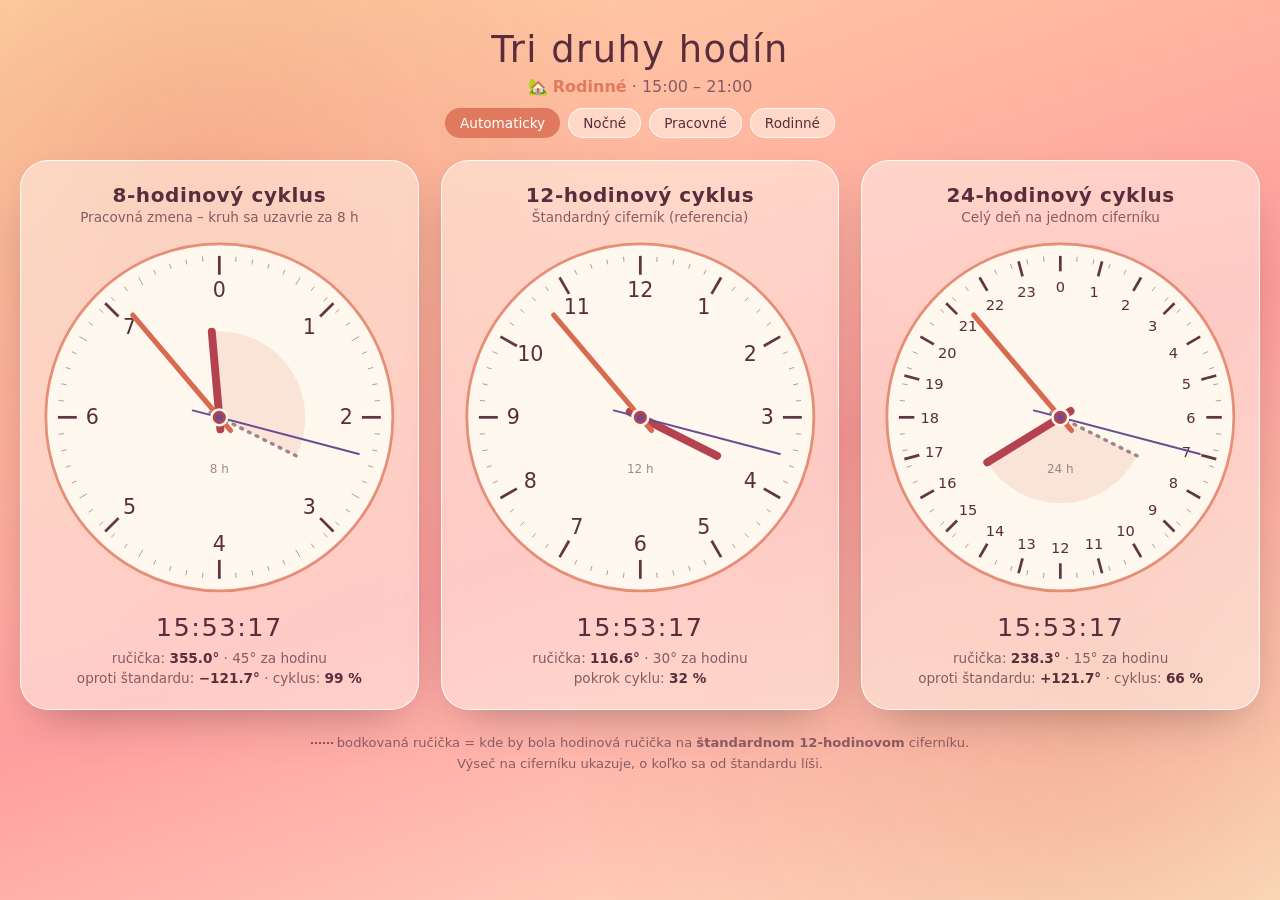
<file: hodiny.html>
<!DOCTYPE html>
<html lang="sk">
<head>
<meta charset="UTF-8">
<meta name="viewport" content="width=device-width, initial-scale=1">
<title>Tri druhy hodín – 8 / 12 / 24</title>
<style>
  :root{
    --bg1:#1b2040; --bg2:#3a2f6b; --bg3:#0d1226;
    --card:rgba(255,255,255,.07); --cardb:rgba(255,255,255,.16);
    --face:#232a52; --ink:#e8ecff; --muted:#a9b2e0;
    --hour:#ffd9a0; --min:#e8ecff; --sec:#ff8fa3; --accent:#9db4ff; --ghost:#ffffff;
    --glow:rgba(157,180,255,.35);
  }
  body[data-mode="work"]{
    --bg1:#d8f0f2; --bg2:#a9d6e5; --bg3:#eaf7f1;
    --card:rgba(255,255,255,.55); --cardb:rgba(255,255,255,.9);
    --face:#fbfefe; --ink:#1f3b4d; --muted:#4d6f82;
    --hour:#1f5f7a; --min:#2c8aa8; --sec:#e76f51; --accent:#2a9d8f; --ghost:#1f3b4d;
    --glow:rgba(42,157,143,.3);
  }
  body[data-mode="family"]{
    --bg1:#ffd6a5; --bg2:#ff9e9e; --bg3:#ffe8c7;
    --card:rgba(255,248,240,.5); --cardb:rgba(255,255,255,.85);
    --face:#fff8ef; --ink:#5a2d3c; --muted:#8a5a63;
    --hour:#b5434f; --min:#d9694f; --sec:#6a4c93; --accent:#e07a5f; --ghost:#5a2d3c;
    --glow:rgba(224,122,95,.35);
  }
  *{box-sizing:border-box}
  html,body{margin:0;min-height:100%}
  body{
    font-family:"Segoe UI",system-ui,-apple-system,Roboto,sans-serif;
    color:var(--ink);
    background:linear-gradient(160deg,var(--bg1),var(--bg2) 55%,var(--bg3));
    background-attachment:fixed;
    min-height:100vh; padding:28px 20px 40px;
    transition:color .8s;
    display:flex;flex-direction:column;align-items:center;gap:22px;
  }
  /* jemné dekorácie podľa režimu */
  body::before{
    content:"";position:fixed;inset:0;pointer-events:none;opacity:.9;transition:opacity 1s;
    background:
      radial-gradient(circle at 15% 20%,var(--glow),transparent 35%),
      radial-gradient(circle at 85% 80%,var(--glow),transparent 40%);
  }
  body[data-mode="night"]::after{
    content:"";position:fixed;inset:0;pointer-events:none;
    background-image:
      radial-gradient(1.5px 1.5px at 10% 15%,#fff,transparent),
      radial-gradient(1px 1px at 30% 70%,#fff,transparent),
      radial-gradient(1.5px 1.5px at 55% 25%,#fff,transparent),
      radial-gradient(1px 1px at 75% 55%,#fff,transparent),
      radial-gradient(1.5px 1.5px at 90% 10%,#fff,transparent),
      radial-gradient(1px 1px at 65% 90%,#fff,transparent),
      radial-gradient(1px 1px at 20% 45%,#fff,transparent);
    opacity:.7;
  }
  header{text-align:center;position:relative;z-index:1}
  h1{margin:0;font-weight:300;font-size:clamp(1.5rem,3vw,2.3rem);letter-spacing:.04em}
  .mode{margin-top:6px;color:var(--muted);font-size:1rem}
  .mode b{color:var(--accent);font-weight:600}
  .switch{display:flex;gap:8px;justify-content:center;margin-top:12px;flex-wrap:wrap}
  .switch button{
    font:inherit;font-size:.85rem;cursor:pointer;color:var(--ink);
    background:var(--card);border:1px solid var(--cardb);border-radius:999px;padding:6px 14px;
    backdrop-filter:blur(8px);transition:.25s;
  }
  .switch button:hover{transform:translateY(-1px)}
  .switch button.on{background:var(--accent);color:#fff;border-color:transparent}
  main{
    position:relative;z-index:1;width:100%;max-width:1240px;
    display:grid;grid-template-columns:repeat(auto-fit,minmax(300px,1fr));gap:22px;
  }
  .card{
    background:var(--card);border:1px solid var(--cardb);border-radius:28px;
    padding:22px 18px 20px;text-align:center;
    backdrop-filter:blur(14px);-webkit-backdrop-filter:blur(14px);
    box-shadow:0 18px 50px -20px rgba(0,0,0,.35);
  }
  .card h2{margin:0;font-size:1.25rem;font-weight:600;letter-spacing:.03em}
  .card .sub{font-size:.85rem;color:var(--muted);margin:2px 0 12px;min-height:1.2em}
  svg{width:100%;height:auto;max-width:380px;display:block;margin:0 auto;overflow:visible}
  .facebg{fill:var(--face);transition:fill .8s}
  .rim{fill:none;stroke:var(--accent);stroke-width:1.6;opacity:.8}
  .tick{stroke:var(--muted);stroke-width:.5;opacity:.7}
  .major{stroke:var(--ink);stroke-width:1.6;opacity:.95}
  .num{fill:var(--ink);text-anchor:middle;dominant-baseline:central;font-weight:500}
  .h{stroke:var(--hour);stroke-linecap:round}
  .m{stroke:var(--min);stroke-linecap:round}
  .s{stroke:var(--sec);stroke-linecap:round}
  .ghost{stroke:var(--ghost);stroke-width:2;stroke-dasharray:1 4;stroke-linecap:round;opacity:.55}
  .hub{fill:var(--hour);stroke:var(--face);stroke-width:1.5}
  .hubs{fill:var(--sec)}
  .wedge{fill:var(--accent);opacity:.16}
  .digital{font-size:1.6rem;font-weight:300;margin-top:14px;font-variant-numeric:tabular-nums;letter-spacing:.06em}
  .info{margin-top:6px;font-size:.85rem;color:var(--muted);line-height:1.5}
  .info b{color:var(--ink);font-weight:600}
  .legend{position:relative;z-index:1;font-size:.82rem;color:var(--muted);text-align:center;max-width:700px;line-height:1.6}
  .legend i{display:inline-block;width:22px;border-top:2px dotted var(--ghost);vertical-align:middle;margin-right:4px;opacity:.7}
</style>
</head>
<body data-mode="night">

<header>
  <h1>Tri druhy hodín</h1>
  <div class="mode" id="modeLabel"></div>
  <div class="switch" id="switch">
    <button data-m="auto" class="on">Automaticky</button>
    <button data-m="night">Nočné</button>
    <button data-m="work">Pracovné</button>
    <button data-m="family">Rodinné</button>
  </div>
</header>

<main id="clocks"></main>

<div class="legend">
  <i></i>bodkovaná ručička = kde by bola hodinová ručička na <b>štandardnom 12-hodinovom</b> ciferníku.
  Výseč na ciferníku ukazuje, o koľko sa od štandardu líši.
</div>

<script>
(() => {
  const NS = "http://www.w3.org/2000/svg";
  const CLOCKS = [
    { n: 8,  title: "8-hodinový cyklus",  sub: "Pracovná zmena – kruh sa uzavrie za 8 h",  big: 8 },
    { n: 12, title: "12-hodinový cyklus", sub: "Štandardný ciferník (referencia)",         big: 12 },
    { n: 24, title: "24-hodinový cyklus", sub: "Celý deň na jednom ciferníku",             big: 24 },
  ];
  const MODES = {
    night:  "Nočné · 21:00 – 6:00",
    work:   "Pracovné · 6:00 – 15:00",
    family: "Rodinné · 15:00 – 21:00",
  };
  const MODE_ICON = { night: "🌙", work: "💼", family: "🏡" };

  const el = (tag, attrs = {}, parent) => {
    const e = document.createElementNS(NS, tag);
    for (const k in attrs) e.setAttribute(k, attrs[k]);
    if (parent) parent.appendChild(e);
    return e;
  };
  const pol = (r, deg) => {
    const a = (deg - 90) * Math.PI / 180;
    return [r * Math.cos(a), r * Math.sin(a)];
  };

  const root = document.getElementById("clocks");

  // --- stavba hodín ---
  CLOCKS.forEach(c => {
    const card = document.createElement("section");
    card.className = "card";
    card.innerHTML = `<h2>${c.title}</h2><div class="sub">${c.sub}</div>`;
    const svg = el("svg", { viewBox: "-105 -105 210 210" }, card);

    el("circle", { r: 101, class: "facebg" }, svg);
    el("circle", { r: 101, class: "rim" }, svg);
    c.wedge = el("path", { class: "wedge" }, svg);

    // minútové značky
    for (let i = 0; i < 60; i++) {
      const [x1, y1] = pol(94, i * 6), [x2, y2] = pol(i % 5 ? 91 : 89, i * 6);
      el("line", { x1, y1, x2, y2, class: "tick" }, svg);
    }
    // hodinové značky + čísla
    const fs = c.n === 24 ? 8.5 : 12;
    const rNum = c.n === 24 ? 76 : 74;
    for (let i = 0; i < c.n; i++) {
      const deg = i * 360 / c.n;
      const [x1, y1] = pol(94, deg), [x2, y2] = pol(c.n === 24 ? 85 : 83, deg);
      el("line", { x1, y1, x2, y2, class: "major" }, svg);
      const [tx, ty] = pol(rNum, deg);
      const t = el("text", { x: tx, y: ty, class: "num", "font-size": fs }, svg);
      // 12h: 12 navrchu, ostatné: 0 navrchu
      t.textContent = (c.n === 12 && i === 0) ? 12 : i;
    }
    // vnútorný nápis
    const lab = el("text", { x: 0, y: 30, class: "num", "font-size": 7, opacity: .55 }, svg);
    lab.textContent = c.n + " h";

    c.ghost = el("line", { x1: 0, y1: 6, x2: 0, y2: -52, class: "ghost" }, svg);
    c.hand  = el("line", { x1: 0, y1: 7, x2: 0, y2: -50, class: "h", "stroke-width": 4.6 }, svg);
    c.min   = el("line", { x1: 0, y1: 10, x2: 0, y2: -78, class: "m", "stroke-width": 3 }, svg);
    c.sec   = el("line", { x1: 0, y1: 16, x2: 0, y2: -84, class: "s", "stroke-width": 1.1 }, svg);
    el("circle", { r: 4.6, class: "hub" }, svg);
    el("circle", { r: 2, class: "hubs" }, svg);

    c.digital = document.createElement("div"); c.digital.className = "digital";
    c.info = document.createElement("div"); c.info.className = "info";
    card.append(c.digital, c.info);
    root.appendChild(card);
  });

  // --- režim pozadia ---
  const label = document.getElementById("modeLabel");
  let forced = "auto";
  const modeFor = h => (h >= 21 || h < 6) ? "night" : (h < 15 ? "work" : "family");
  document.getElementById("switch").addEventListener("click", e => {
    const b = e.target.closest("button"); if (!b) return;
    forced = b.dataset.m;
    [...e.currentTarget.children].forEach(x => x.classList.toggle("on", x === b));
    tick();
  });

  const p2 = n => String(n).padStart(2, "0");
  const wedgePath = (from, to) => { // výseč medzi dvoma uhlami (najkratší smer)
    let d = ((to - from + 540) % 360) - 180;
    if (Math.abs(d) < .3) return "";
    const [x1, y1] = pol(50, from), [x2, y2] = pol(50, from + d);
    return `M0 0L${x1} ${y1}A50 50 0 0 ${d > 0 ? 1 : 0} ${x2} ${y2}Z`;
  };

  function tick() {
    const now = new Date();
    const h = now.getHours(), m = now.getMinutes();
    const s = now.getSeconds() + now.getMilliseconds() / 1000;
    const mm = m + s / 60;
    const hrs = h + mm / 60;

    const mode = forced === "auto" ? modeFor(h) : forced;
    if (document.body.dataset.mode !== mode) document.body.dataset.mode = mode;
    label.innerHTML = `${MODE_ICON[mode]} <b>${MODES[mode].split(" · ")[0]}</b> · ${MODES[mode].split(" · ")[1]}`;

    const std = (hrs % 12) / 12 * 360;
    CLOCKS.forEach(c => {
      const a = (hrs % c.n) / c.n * 360;
      c.hand.setAttribute("transform", `rotate(${a})`);
      c.ghost.setAttribute("transform", `rotate(${std})`);
      c.min.setAttribute("transform", `rotate(${mm * 6})`);
      c.sec.setAttribute("transform", `rotate(${s * 6})`);
      c.wedge.setAttribute("d", c.n === 12 ? "" : wedgePath(std, a));

      const cyc = Math.floor(hrs / c.n);
      const inCycle = hrs % c.n;
      const diff = c.n === 12 ? 0 : ((a - std + 540) % 360) - 180;
      c.digital.textContent = `${p2(h)}:${p2(m)}:${p2(Math.floor(s))}`;
      c.info.innerHTML =
        `ručička: <b>${a.toFixed(1)}°</b> · ${(360 / c.n).toFixed(0)}° za hodinu<br>` +
        (c.n === 12
          ? `pokrok cyklu: <b>${(inCycle / c.n * 100).toFixed(0)} %</b>`
          : `oproti štandardu: <b>${diff >= 0 ? "+" : "−"}${Math.abs(diff).toFixed(1)}°</b> · cyklus: <b>${(inCycle / c.n * 100).toFixed(0)} %</b>`);
    });
  }
  const loop = () => { tick(); requestAnimationFrame(loop); };
  loop();
})();
</script>
</body>
</html>
</file>
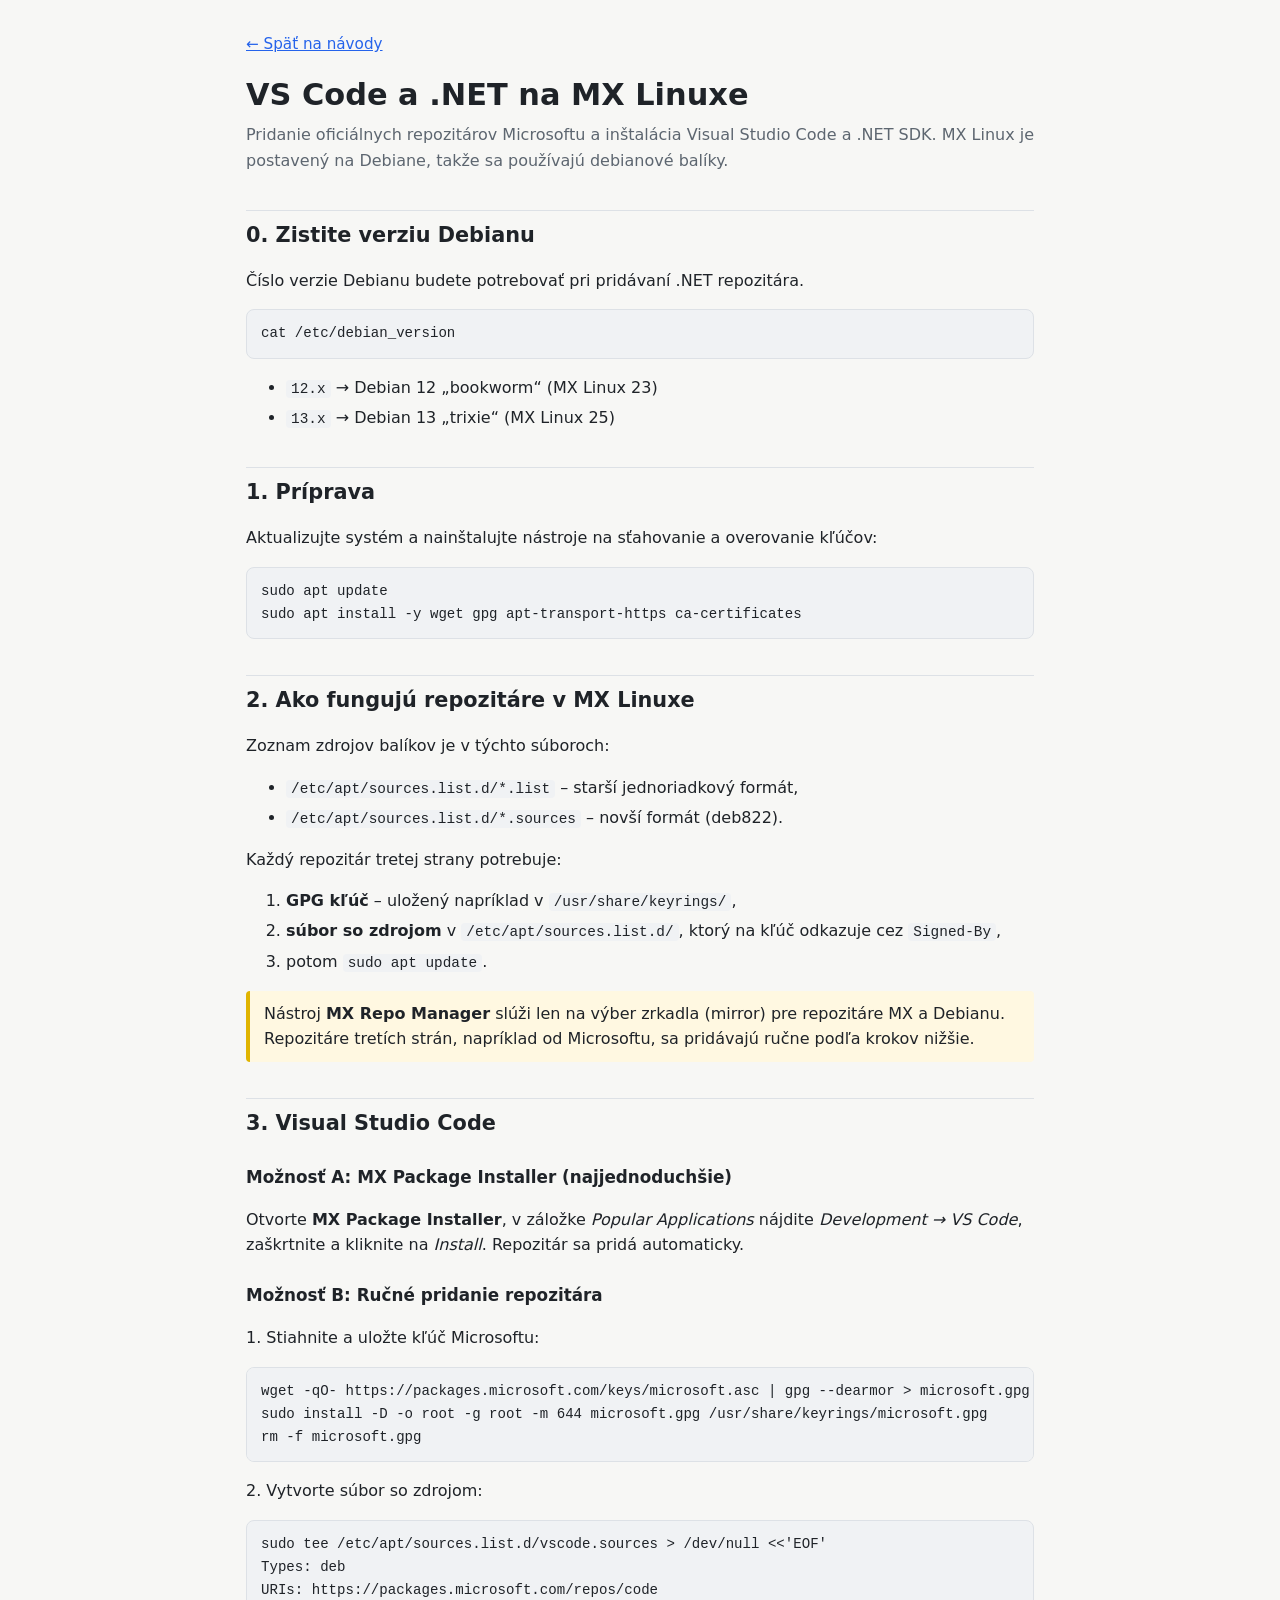
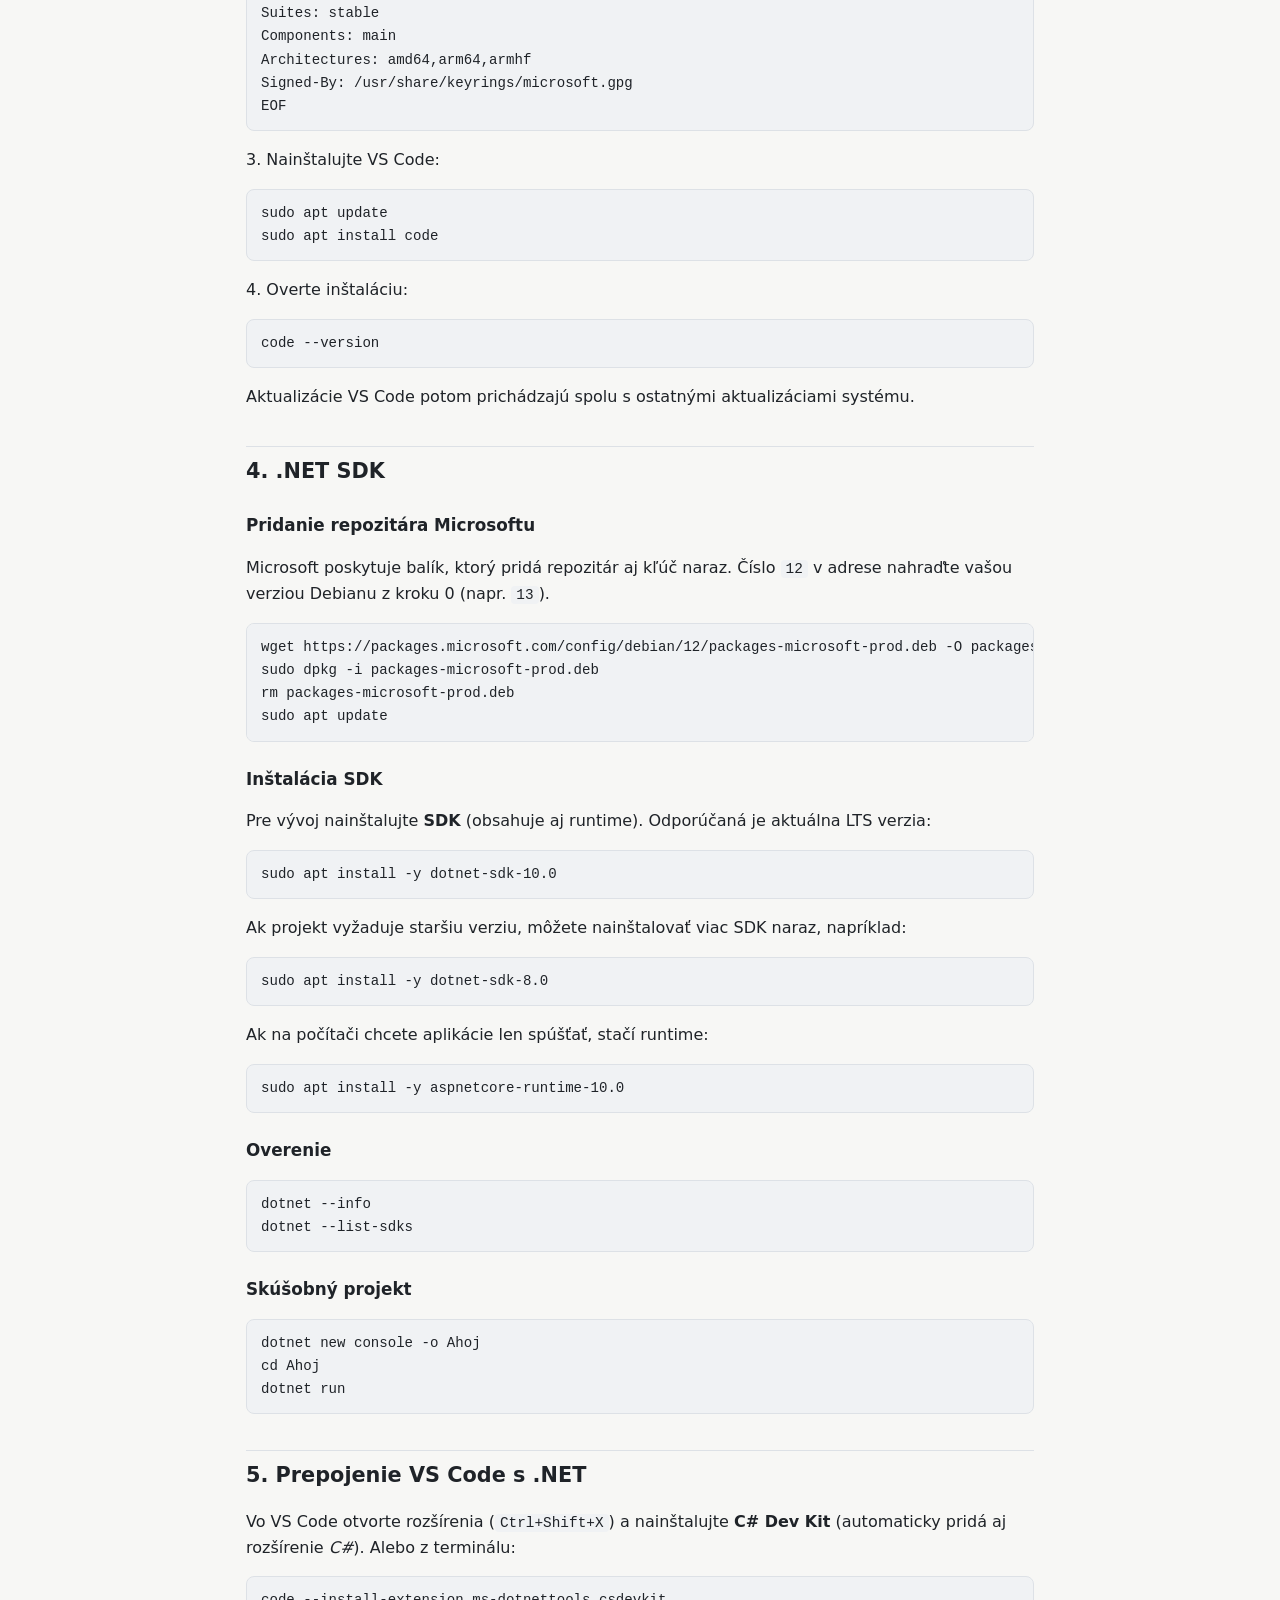
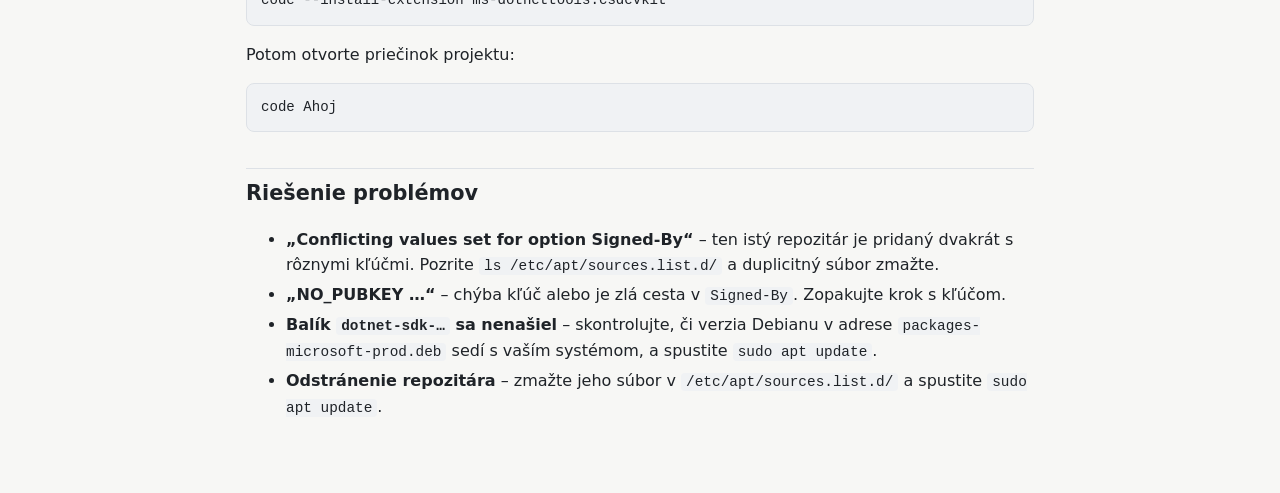
<file: mx-linux-vscode-dotnet.html>
<!doctype html>
<html lang="sk">
<head>
<meta charset="utf-8">
<meta name="viewport" content="width=device-width, initial-scale=1">
<title>VS Code a .NET</title>
<link rel="stylesheet" href="style.css">
</head>
<body>
<main>
  <nav class="back"><a href="index.html">← Späť na návody</a></nav>
  <h1>VS Code a .NET na MX Linuxe</h1>
  <p class="lead">Pridanie oficiálnych repozitárov Microsoftu a inštalácia Visual Studio Code a .NET SDK.
    MX Linux je postavený na Debiane, takže sa používajú debianové balíky.</p>

  <h2>0. Zistite verziu Debianu</h2>
  <p>Číslo verzie Debianu budete potrebovať pri pridávaní .NET repozitára.</p>
  <pre><code>cat /etc/debian_version</code></pre>
  <ul>
    <li><code>12.x</code> → Debian 12 „bookworm“ (MX Linux 23)</li>
    <li><code>13.x</code> → Debian 13 „trixie“ (MX Linux 25)</li>
  </ul>

  <h2>1. Príprava</h2>
  <p>Aktualizujte systém a nainštalujte nástroje na sťahovanie a overovanie kľúčov:</p>
  <pre><code>sudo apt update
sudo apt install -y wget gpg apt-transport-https ca-certificates</code></pre>

  <h2>2. Ako fungujú repozitáre v MX Linuxe</h2>
  <p>Zoznam zdrojov balíkov je v týchto súboroch:</p>
  <ul>
    <li><code>/etc/apt/sources.list.d/*.list</code> – starší jednoriadkový formát,</li>
    <li><code>/etc/apt/sources.list.d/*.sources</code> – novší formát (deb822).</li>
  </ul>
  <p>Každý repozitár tretej strany potrebuje:</p>
  <ol>
    <li><strong>GPG kľúč</strong> – uložený napríklad v <code>/usr/share/keyrings/</code>,</li>
    <li><strong>súbor so zdrojom</strong> v <code>/etc/apt/sources.list.d/</code>, ktorý na kľúč odkazuje cez <code>Signed-By</code>,</li>
    <li>potom <code>sudo apt update</code>.</li>
  </ol>
  <div class="note">
    Nástroj <strong>MX Repo Manager</strong> slúži len na výber zrkadla (mirror) pre repozitáre MX a Debianu.
    Repozitáre tretích strán, napríklad od Microsoftu, sa pridávajú ručne podľa krokov nižšie.
  </div>

  <h2>3. Visual Studio Code</h2>

  <h3>Možnosť A: MX Package Installer (najjednoduchšie)</h3>
  <p>Otvorte <strong>MX Package Installer</strong>, v záložke <em>Popular Applications</em> nájdite
    <em>Development → VS Code</em>, zaškrtnite a kliknite na <em>Install</em>. Repozitár sa pridá automaticky.</p>

  <h3>Možnosť B: Ručné pridanie repozitára</h3>
  <p>1. Stiahnite a uložte kľúč Microsoftu:</p>
  <pre><code>wget -qO- https://packages.microsoft.com/keys/microsoft.asc | gpg --dearmor &gt; microsoft.gpg
sudo install -D -o root -g root -m 644 microsoft.gpg /usr/share/keyrings/microsoft.gpg
rm -f microsoft.gpg</code></pre>

  <p>2. Vytvorte súbor so zdrojom:</p>
  <pre><code>sudo tee /etc/apt/sources.list.d/vscode.sources &gt; /dev/null &lt;&lt;'EOF'
Types: deb
URIs: https://packages.microsoft.com/repos/code
Suites: stable
Components: main
Architectures: amd64,arm64,armhf
Signed-By: /usr/share/keyrings/microsoft.gpg
EOF</code></pre>

  <p>3. Nainštalujte VS Code:</p>
  <pre><code>sudo apt update
sudo apt install code</code></pre>

  <p>4. Overte inštaláciu:</p>
  <pre><code>code --version</code></pre>
  <p>Aktualizácie VS Code potom prichádzajú spolu s ostatnými aktualizáciami systému.</p>

  <h2>4. .NET SDK</h2>

  <h3>Pridanie repozitára Microsoftu</h3>
  <p>Microsoft poskytuje balík, ktorý pridá repozitár aj kľúč naraz. Číslo <code>12</code> v adrese
    nahraďte vašou verziou Debianu z kroku 0 (napr. <code>13</code>).</p>
  <pre><code>wget https://packages.microsoft.com/config/debian/12/packages-microsoft-prod.deb -O packages-microsoft-prod.deb
sudo dpkg -i packages-microsoft-prod.deb
rm packages-microsoft-prod.deb
sudo apt update</code></pre>

  <h3>Inštalácia SDK</h3>
  <p>Pre vývoj nainštalujte <strong>SDK</strong> (obsahuje aj runtime). Odporúčaná je aktuálna LTS verzia:</p>
  <pre><code>sudo apt install -y dotnet-sdk-10.0</code></pre>
  <p>Ak projekt vyžaduje staršiu verziu, môžete nainštalovať viac SDK naraz, napríklad:</p>
  <pre><code>sudo apt install -y dotnet-sdk-8.0</code></pre>
  <p>Ak na počítači chcete aplikácie len spúšťať, stačí runtime:</p>
  <pre><code>sudo apt install -y aspnetcore-runtime-10.0</code></pre>

  <h3>Overenie</h3>
  <pre><code>dotnet --info
dotnet --list-sdks</code></pre>

  <h3>Skúšobný projekt</h3>
  <pre><code>dotnet new console -o Ahoj
cd Ahoj
dotnet run</code></pre>

  <h2>5. Prepojenie VS Code s .NET</h2>
  <p>Vo VS Code otvorte rozšírenia (<code>Ctrl+Shift+X</code>) a nainštalujte <strong>C# Dev Kit</strong>
    (automaticky pridá aj rozšírenie <em>C#</em>). Alebo z terminálu:</p>
  <pre><code>code --install-extension ms-dotnettools.csdevkit</code></pre>
  <p>Potom otvorte priečinok projektu:</p>
  <pre><code>code Ahoj</code></pre>

  <h2>Riešenie problémov</h2>
  <ul>
    <li><strong>„Conflicting values set for option Signed-By“</strong> – ten istý repozitár je pridaný dvakrát
      s rôznymi kľúčmi. Pozrite <code>ls /etc/apt/sources.list.d/</code> a duplicitný súbor zmažte.</li>
    <li><strong>„NO_PUBKEY …“</strong> – chýba kľúč alebo je zlá cesta v <code>Signed-By</code>. Zopakujte krok s kľúčom.</li>
    <li><strong>Balík <code>dotnet-sdk-…</code> sa nenašiel</strong> – skontrolujte, či verzia Debianu v adrese
      <code>packages-microsoft-prod.deb</code> sedí s vaším systémom, a spustite <code>sudo apt update</code>.</li>
    <li><strong>Odstránenie repozitára</strong> – zmažte jeho súbor v <code>/etc/apt/sources.list.d/</code> a spustite <code>sudo apt update</code>.</li>
  </ul>
</main>
</body>
</html>
</file>
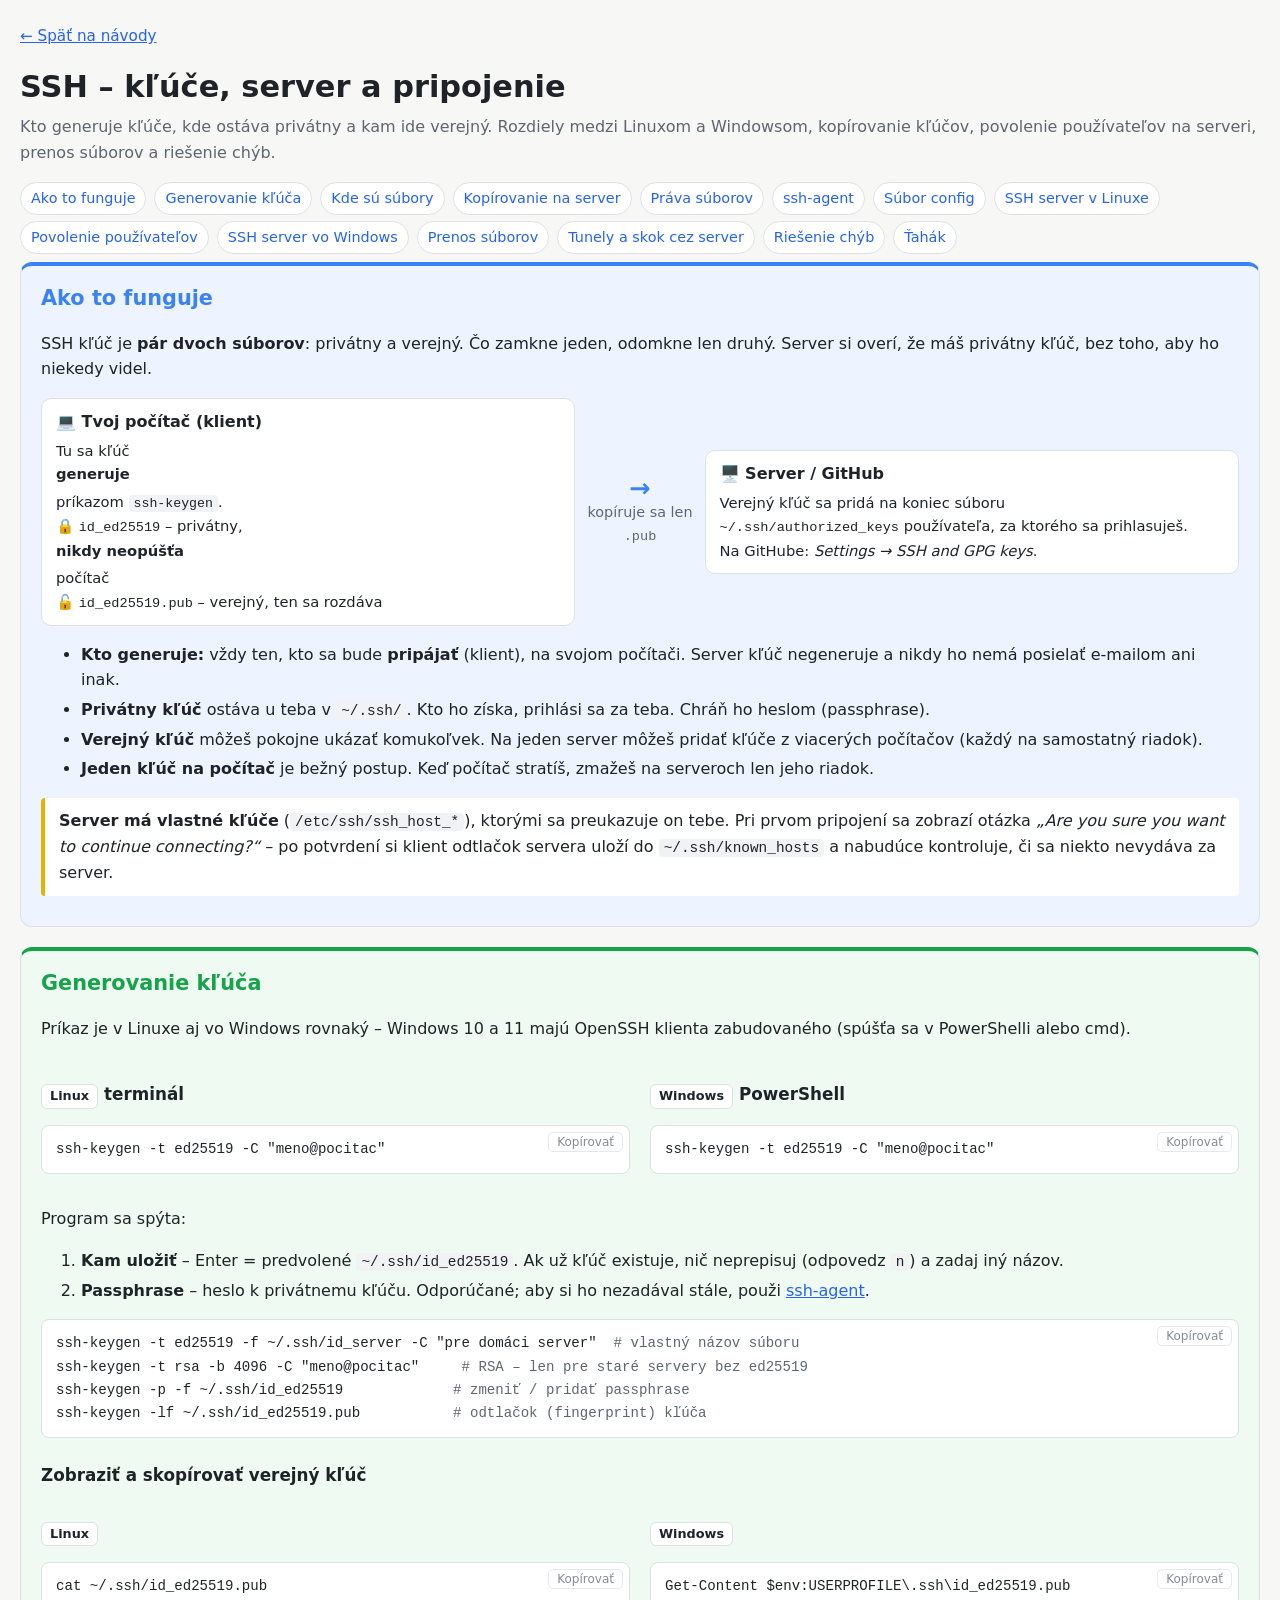
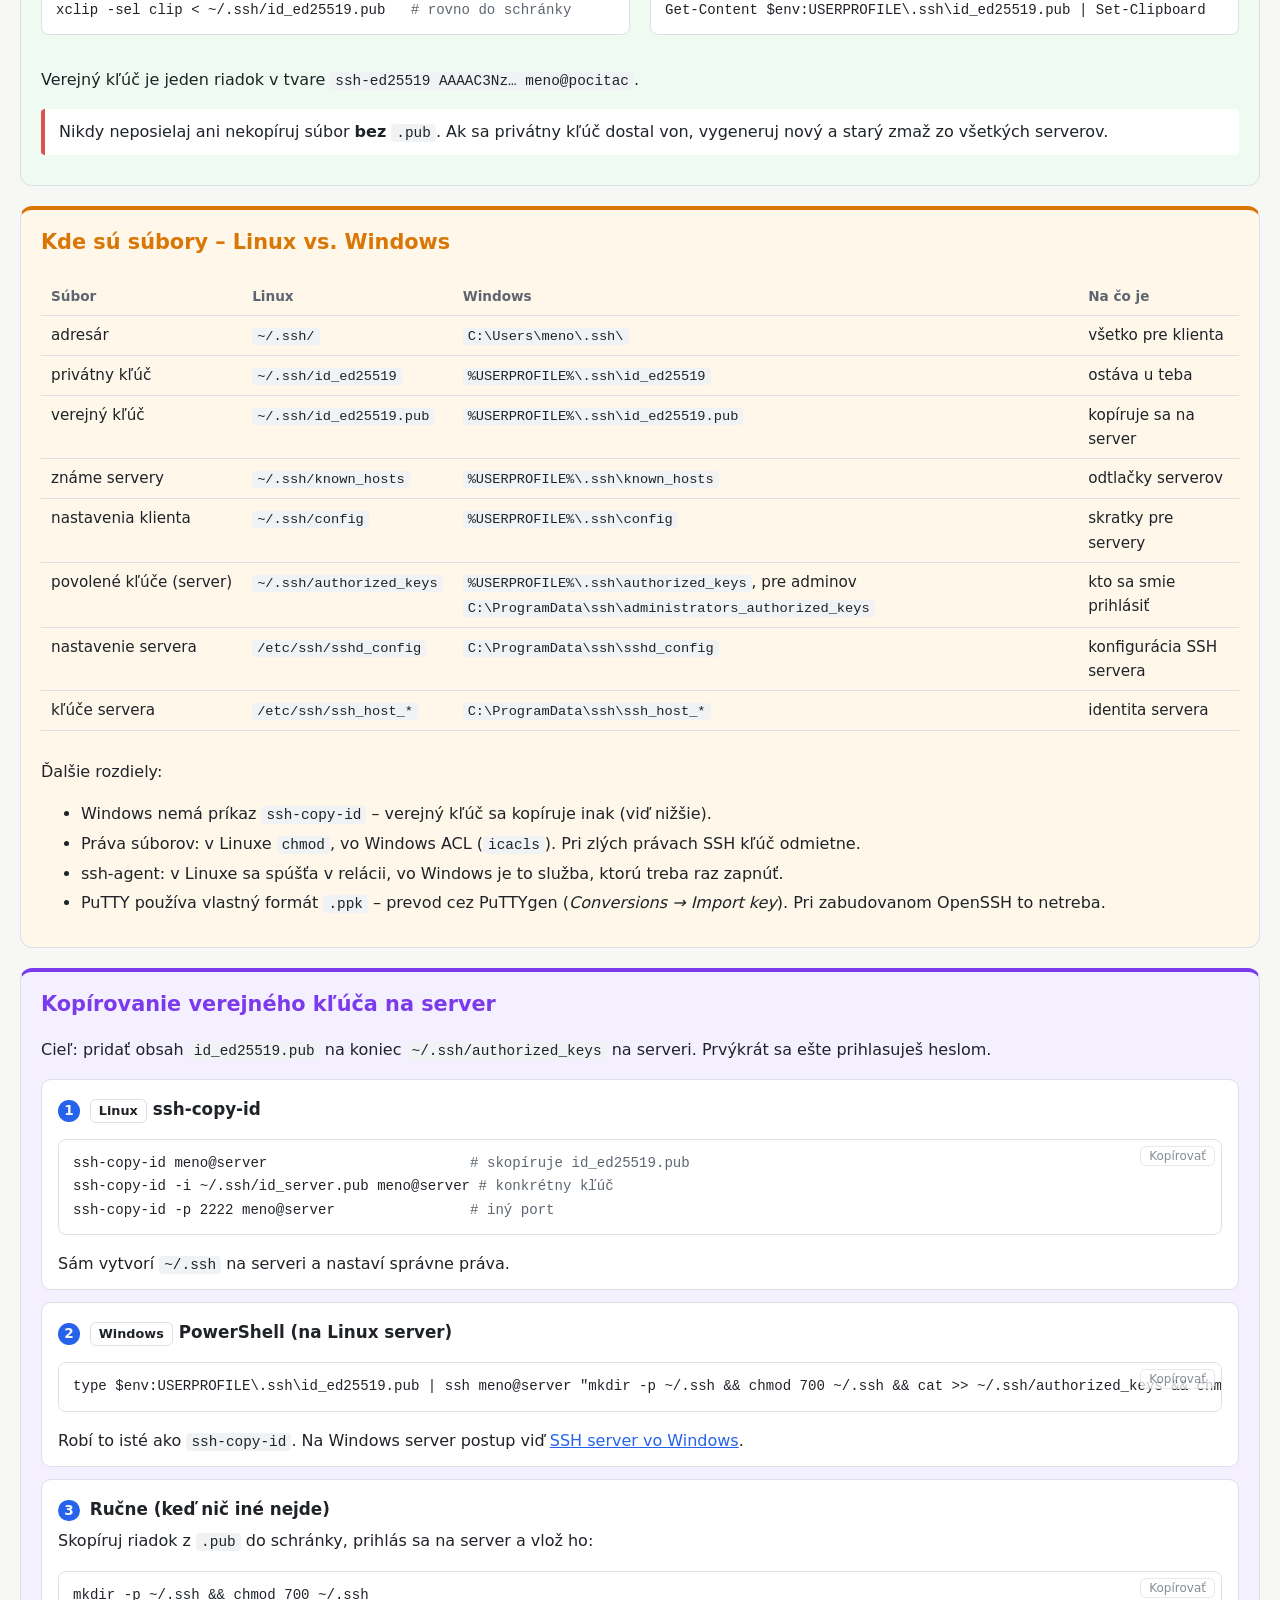
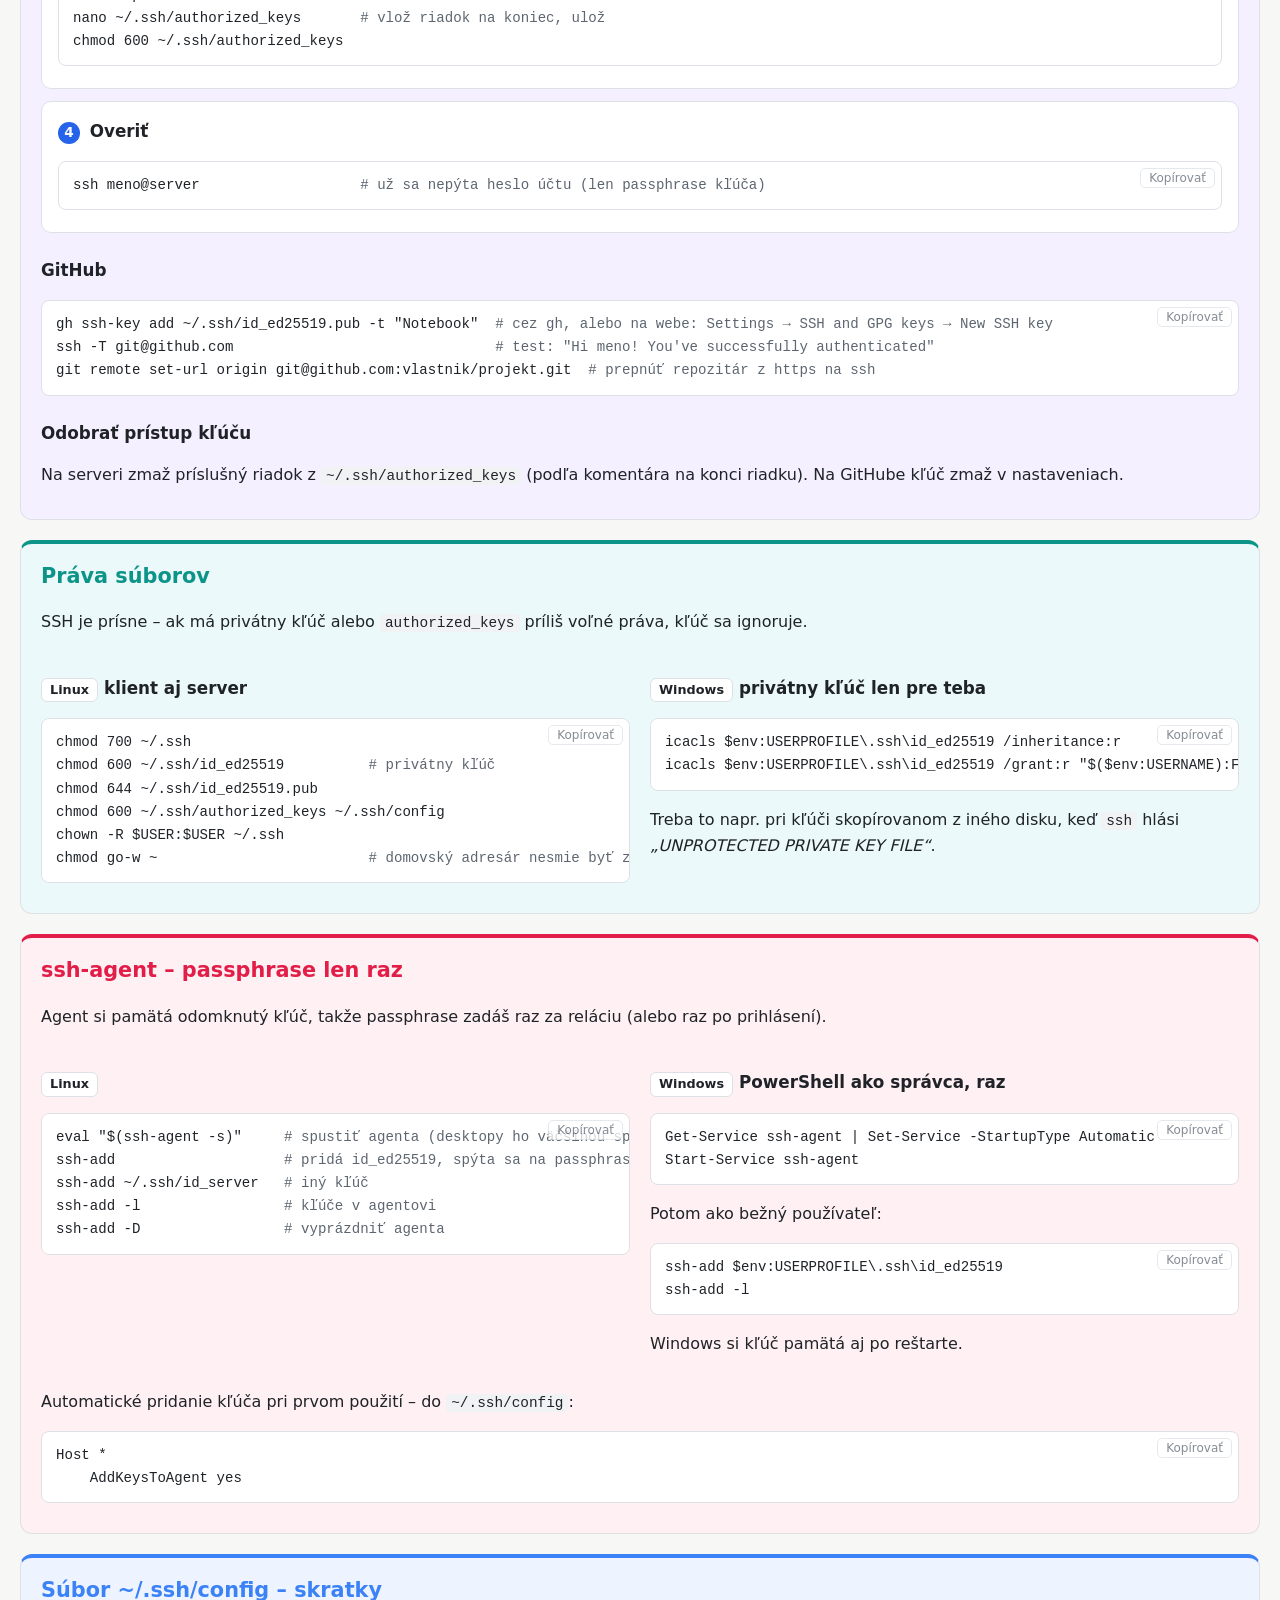
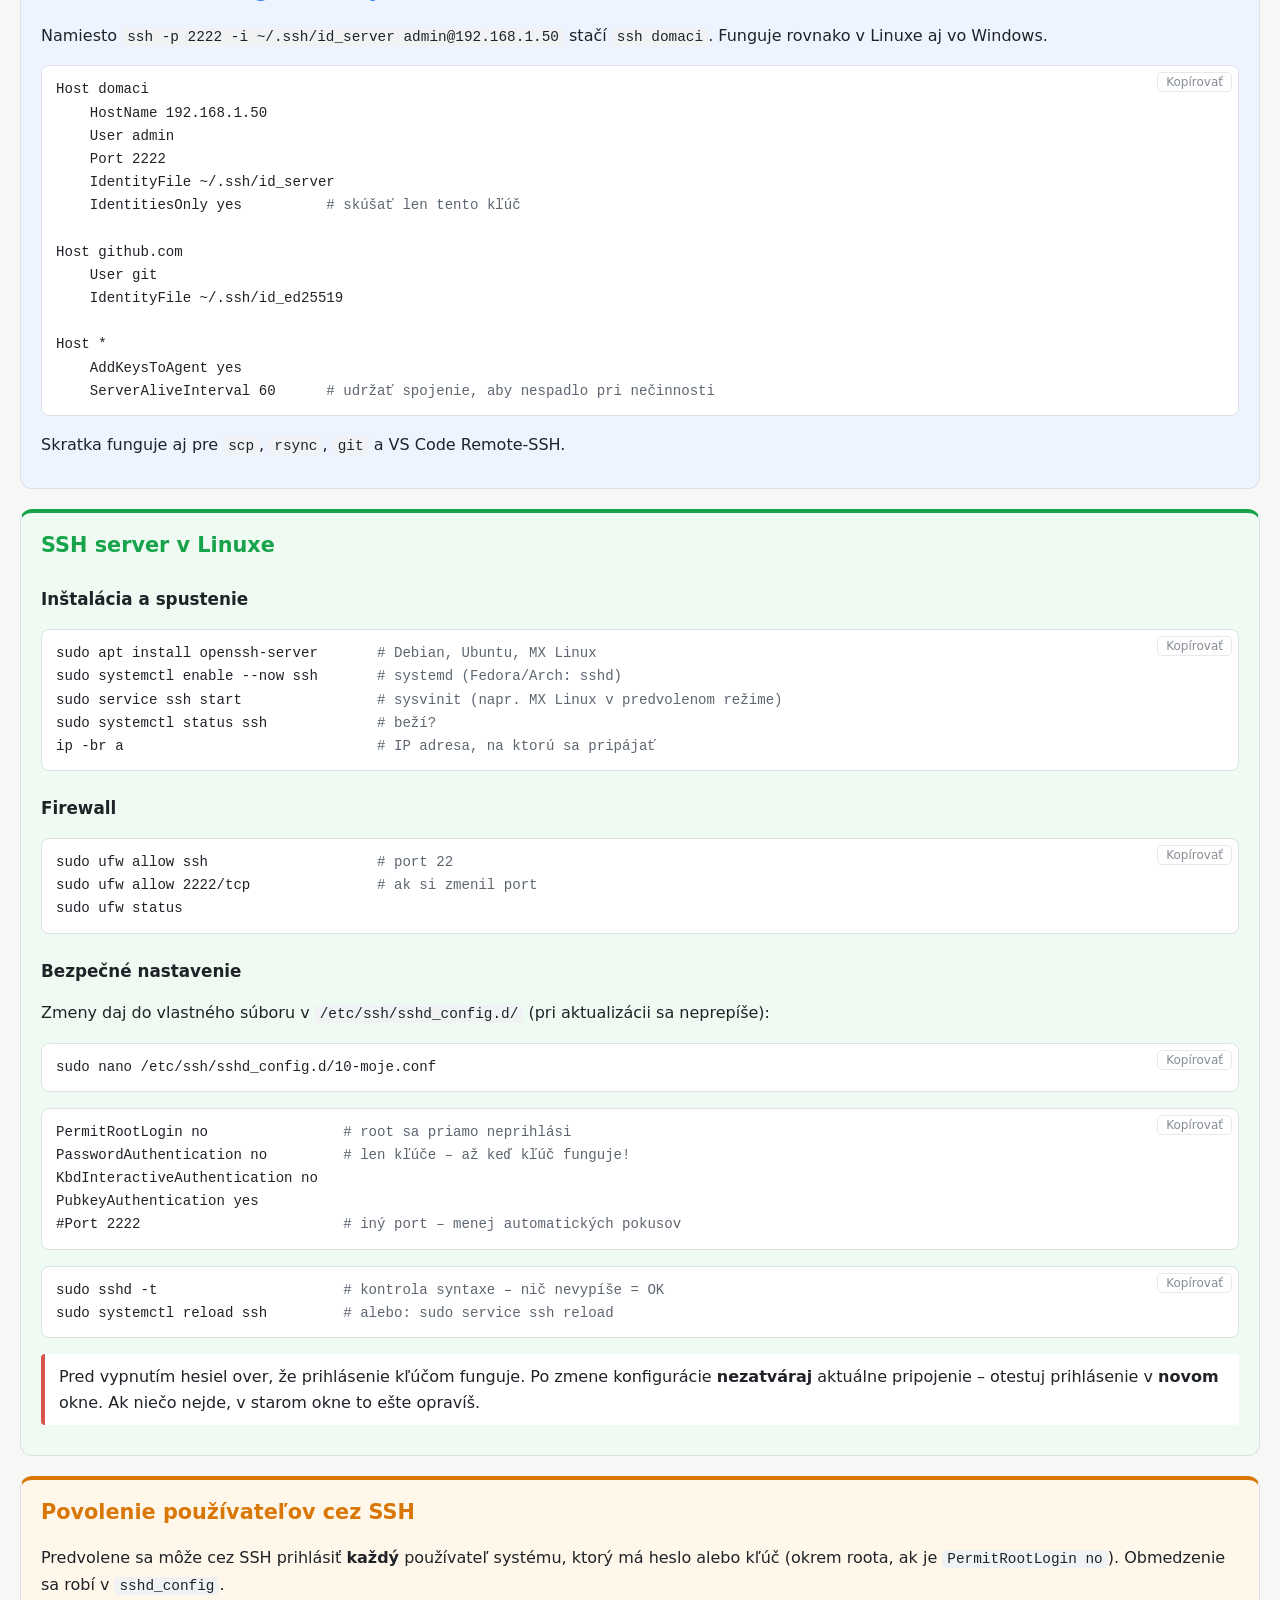
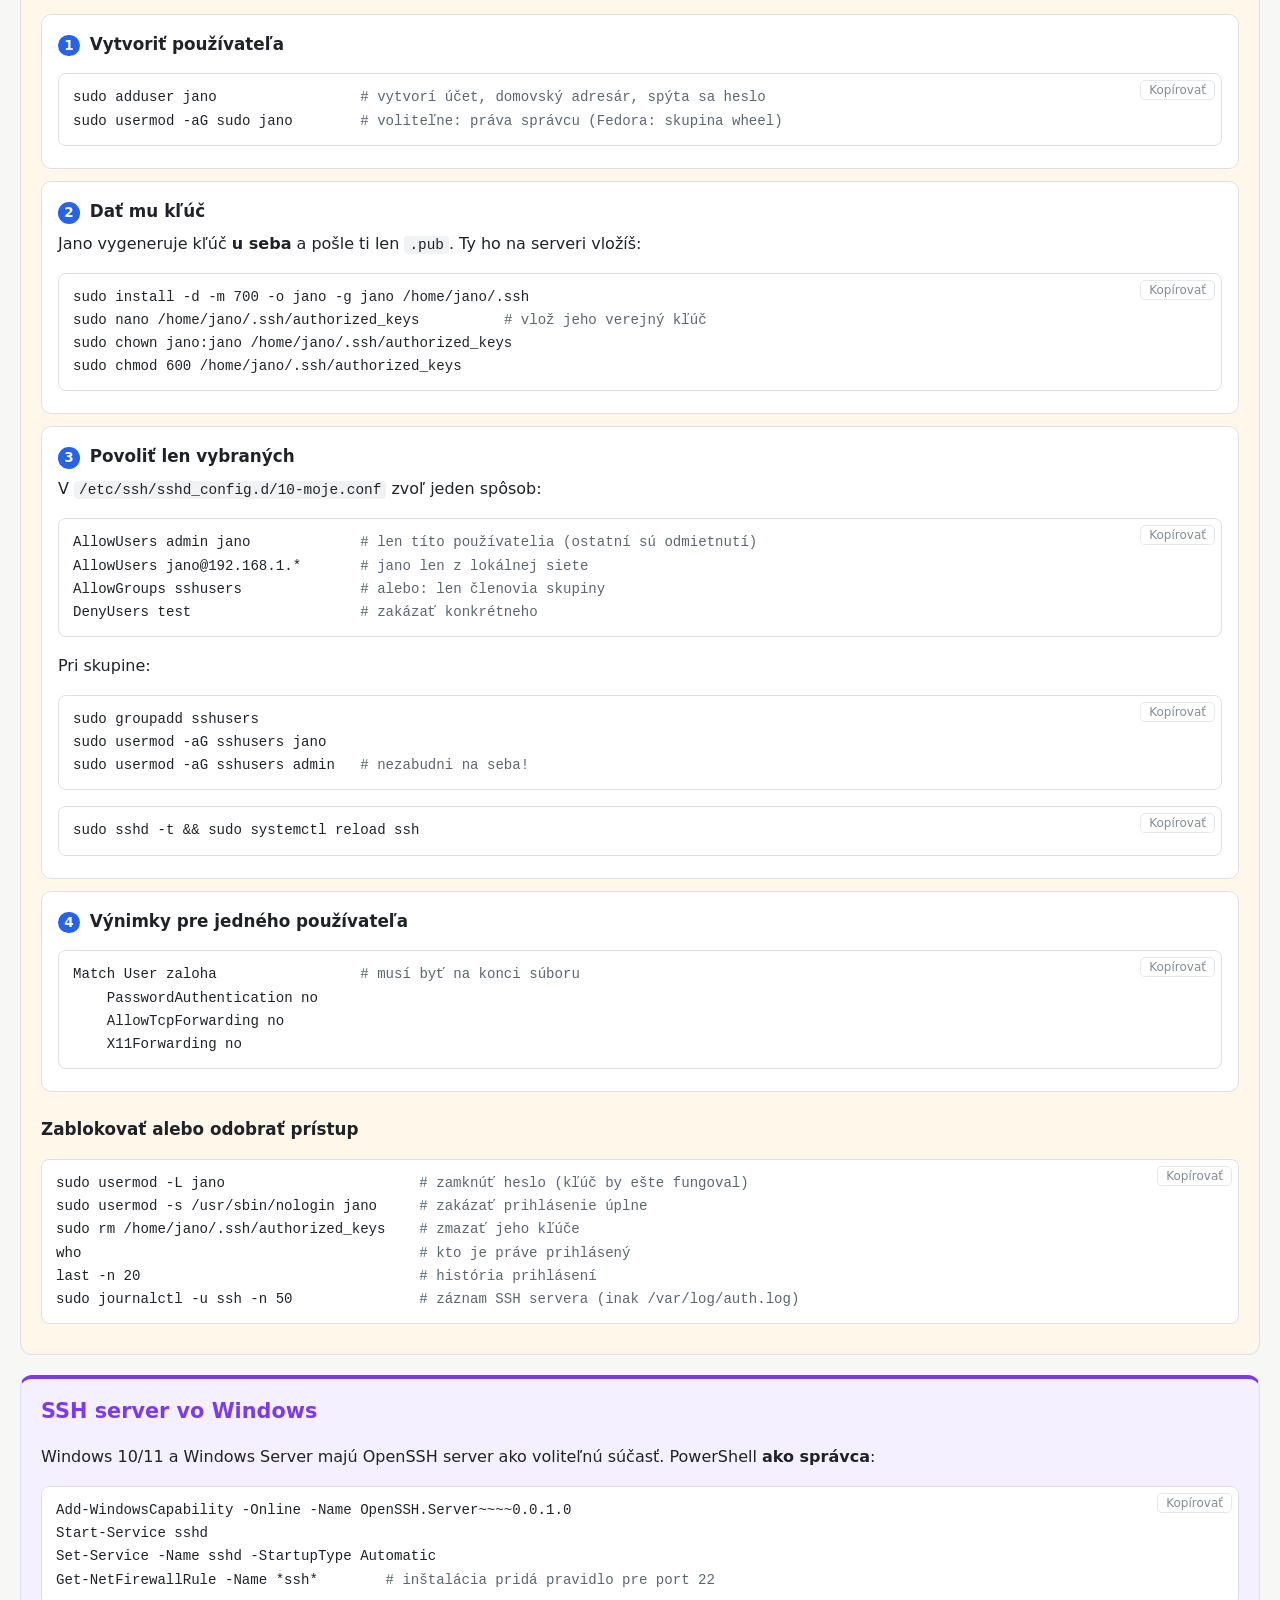
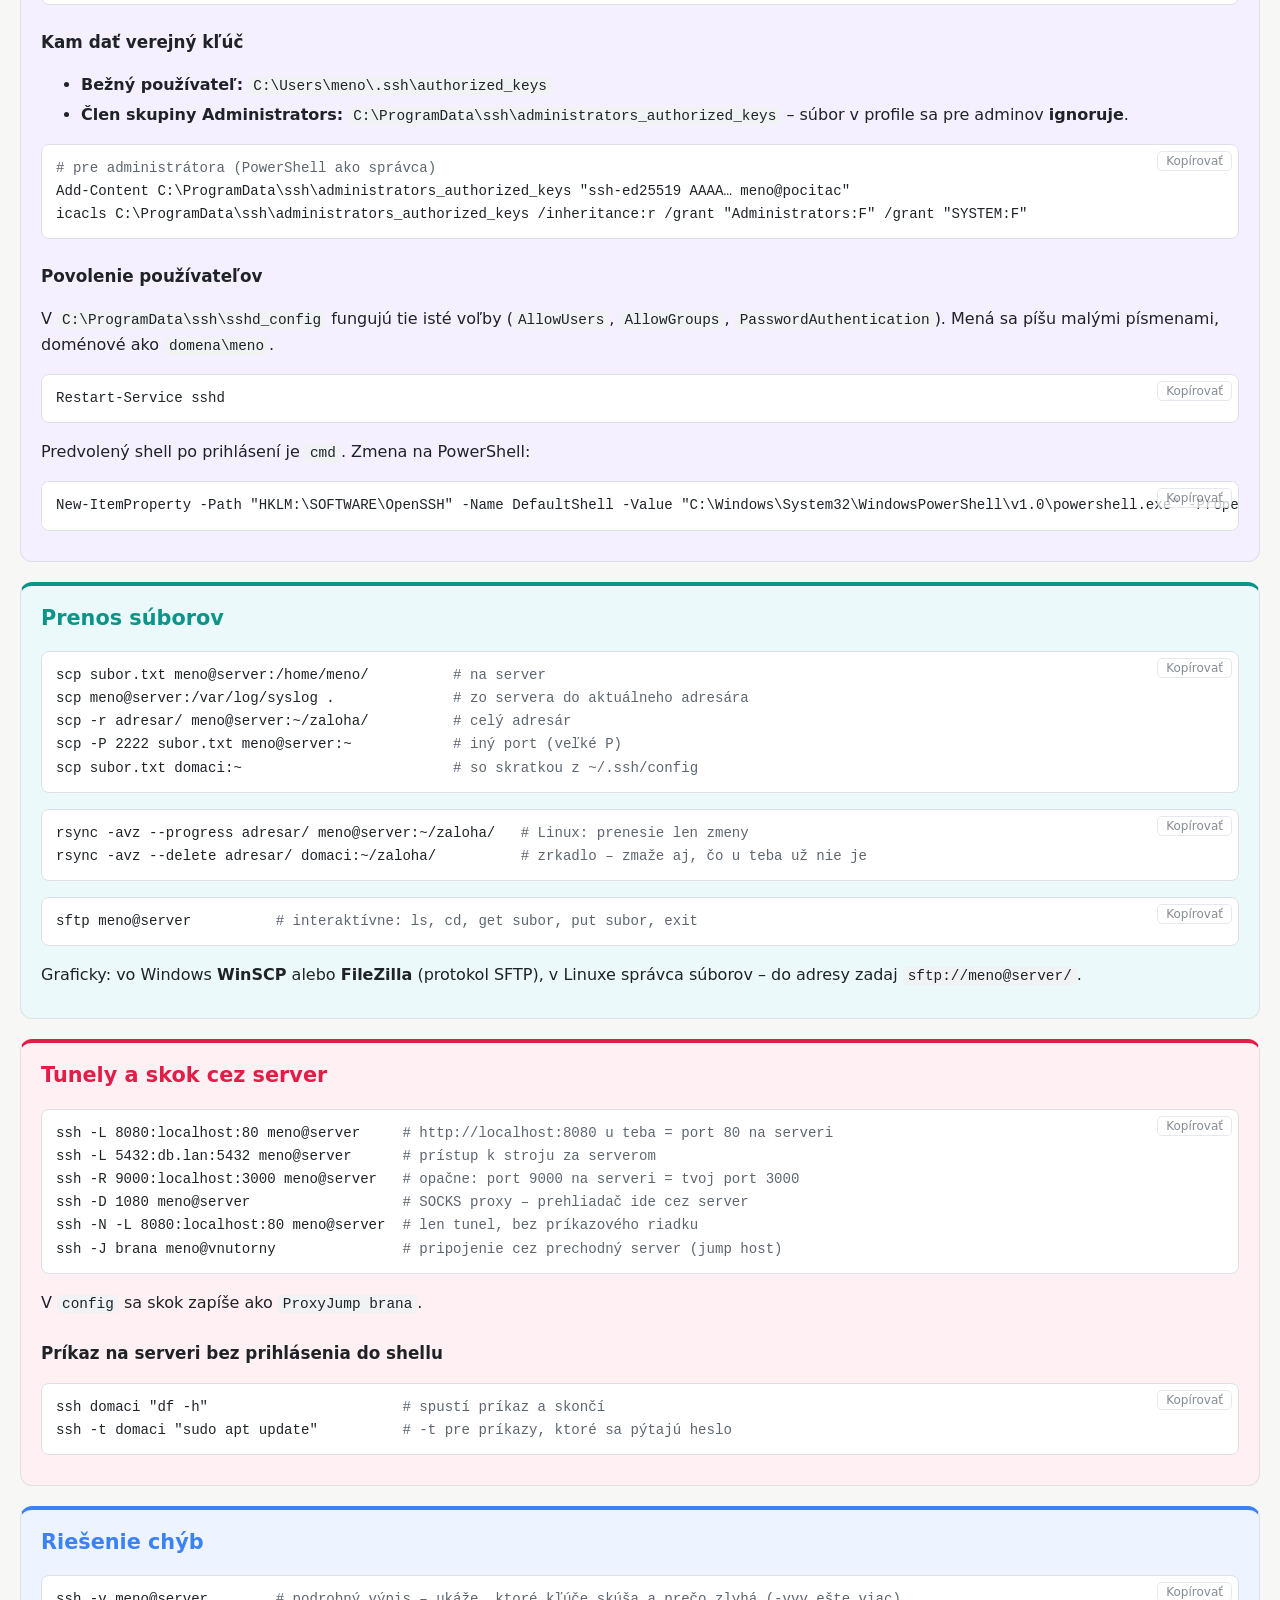
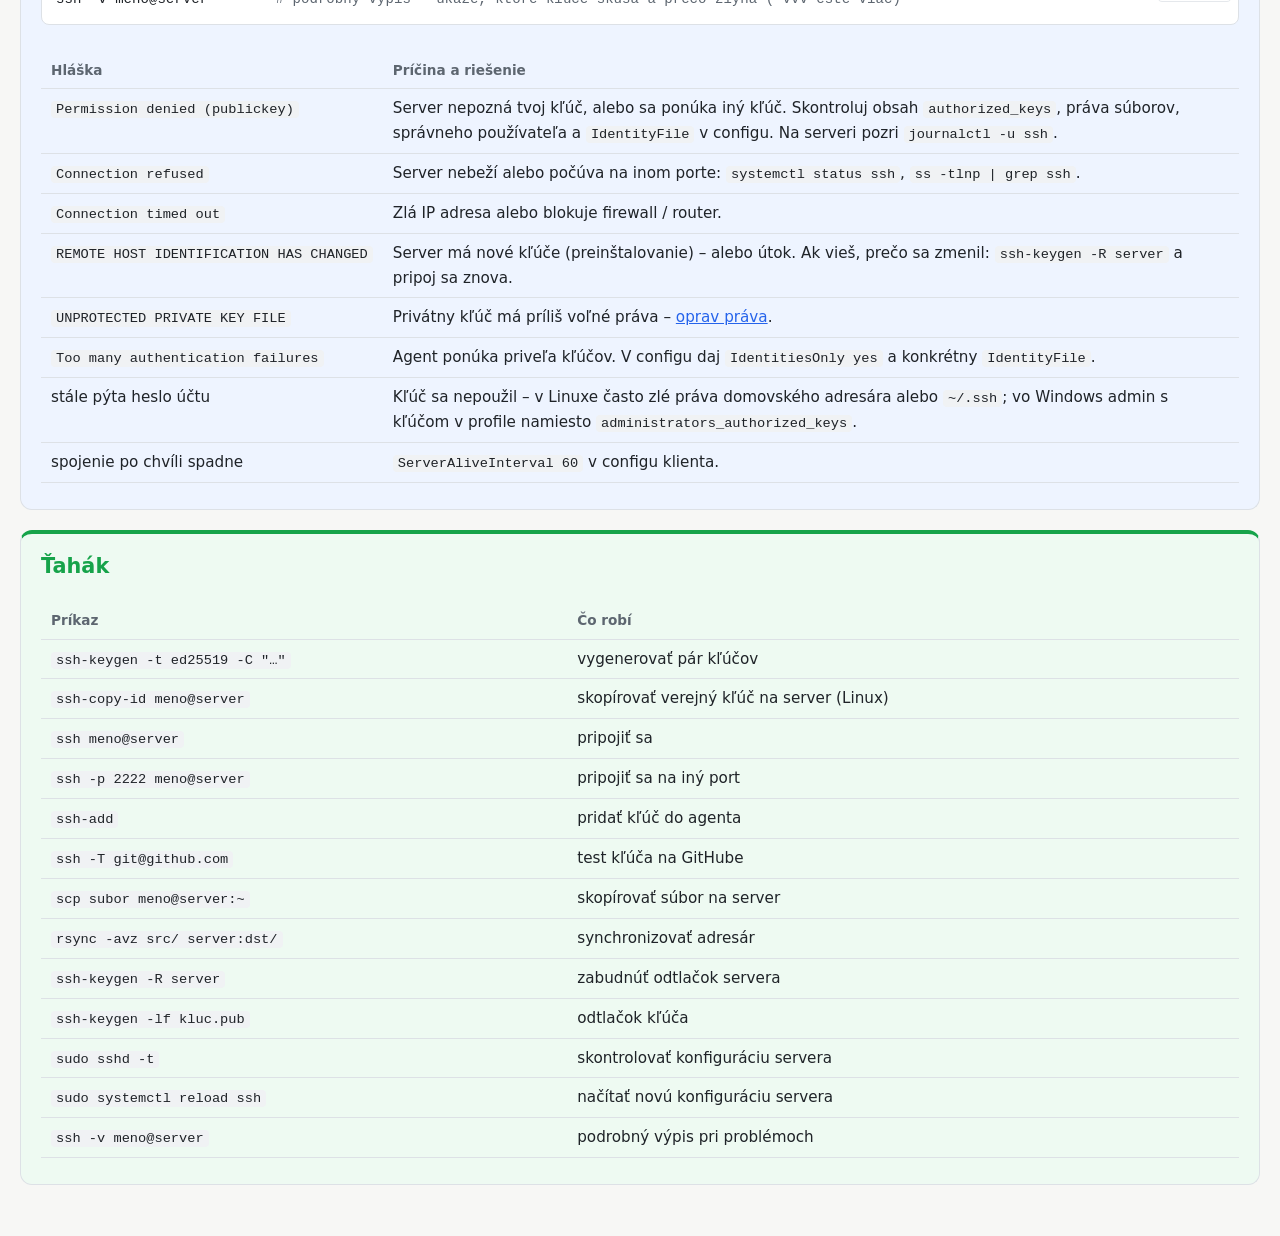
<file: ssh.html>
<!doctype html>
<html lang="sk">
<head>
<meta charset="utf-8">
<meta name="viewport" content="width=device-width, initial-scale=1">
<title>SSH – kľúče, server a pripojenie</title>
<meta name="description" content="SSH kľúče: kto ich generuje, kde ostáva privátny, kam ide verejný. Linux a Windows, kopírovanie kľúčov, povolenie používateľov na serveri, scp, config a riešenie chýb.">
<link rel="stylesheet" href="style.css">
<style>
  main { max-width: 1500px; padding: 24px 20px 64px; }

  :root {
    --t0: #eef4ff; --s0: #3b82f6;
    --t1: #eefaf2; --s1: #16a34a;
    --t2: #fff7ea; --s2: #d97706;
    --t3: #f5f0ff; --s3: #7c3aed;
    --t4: #ebf9fa; --s4: #0d9488;
    --t5: #fff0f3; --s5: #e11d48;
  }
  @media (prefers-color-scheme: dark) {
    :root {
      --t0: #1a2233; --s0: #5b8def;
      --t1: #182a20; --s1: #3fbf6f;
      --t2: #2c2416; --s2: #e0a040;
      --t3: #241e33; --s3: #a083f0;
      --t4: #162a2b; --s4: #33b5a8;
      --t5: #2e1a20; --s5: #ef6080;
    }
  }
  .box {
    background: var(--tint); border: 1px solid var(--border);
    border-top: 4px solid var(--stripe); border-radius: 12px;
    padding: 4px 20px 14px; margin: 0 0 20px;
  }
  .box h2 { margin: 12px 0 8px; padding-top: 0; border-top: 0; color: var(--stripe); }
  .t0 { --tint: var(--t0); --stripe: var(--s0); }
  .t1 { --tint: var(--t1); --stripe: var(--s1); }
  .t2 { --tint: var(--t2); --stripe: var(--s2); }
  .t3 { --tint: var(--t3); --stripe: var(--s3); }
  .t4 { --tint: var(--t4); --stripe: var(--s4); }
  .t5 { --tint: var(--t5); --stripe: var(--s5); }
  .box pre { background: var(--card); }
  .box .note { background: var(--card); }

  .toc { display: flex; flex-wrap: wrap; gap: 6px 8px; margin: 16px 0 8px; padding: 0; list-style: none; }
  .toc li { margin: 0; }
  .toc a {
    display: inline-block; padding: 4px 10px; border: 1px solid var(--border);
    border-radius: 999px; background: var(--card); text-decoration: none; font-size: 0.9rem;
  }
  .toc a:hover { border-color: var(--accent); }

  /* Linux / Windows vedľa seba, na mobile pod sebou. */
  .cols { display: grid; grid-template-columns: 1fr 1fr; gap: 0 20px; }
  .cols > div { min-width: 0; }
  @media (max-width: 900px) { .cols { grid-template-columns: 1fr; } }
  .os {
    display: inline-block; padding: 1px 8px; border-radius: 6px; font-size: 0.8rem;
    font-weight: 600; background: var(--card); border: 1px solid var(--border); margin-right: 6px;
  }

  /* Schéma: kde je ktorý kľúč. */
  .schema { display: grid; grid-template-columns: 1fr auto 1fr; gap: 12px; align-items: center; margin: 14px 0; }
  .schema .pc {
    background: var(--card); border: 1px solid var(--border); border-radius: 10px; padding: 10px 14px;
  }
  .schema .pc strong { display: block; margin-bottom: 4px; }
  .schema .pc div { font-size: 0.92rem; }
  .schema .arrow { text-align: center; color: var(--muted); font-size: 0.9rem; }
  .schema .arrow b { display: block; font-size: 1.6rem; color: var(--stripe); line-height: 1; }
  @media (max-width: 700px) {
    .schema { grid-template-columns: 1fr; }
    .schema .arrow b { transform: rotate(90deg); }
  }
  .key { font-family: ui-monospace, Menlo, Consolas, monospace; font-size: 0.85rem; }

  .step {
    background: var(--card); border: 1px solid var(--border); border-radius: 10px;
    padding: 4px 16px 6px; margin: 12px 0;
  }
  .step h3 { margin-top: 12px; display: flex; gap: 10px; align-items: baseline; }
  .step h3 .n {
    flex: none; width: 1.6em; height: 1.6em; line-height: 1.6em; text-align: center;
    border-radius: 50%; background: var(--accent); color: var(--bg); font-size: 0.85rem;
  }
  .step p { margin: 6px 0; }

  pre { position: relative; }
  pre .c { color: var(--muted); }
  .copy {
    position: absolute; top: 6px; right: 6px; font: 12px system-ui, sans-serif;
    padding: 2px 8px; border-radius: 5px; border: 1px solid var(--border);
    background: var(--card); color: var(--muted); cursor: pointer; opacity: 0.75;
  }
  .copy:hover { opacity: 1; color: var(--text); }

  .tw { overflow-x: auto; }
  table { width: 100%; border-collapse: collapse; margin: 12px 0; font-size: 0.95rem; }
  th, td { text-align: left; padding: 7px 10px; border-bottom: 1px solid var(--border); vertical-align: top; }
  th { color: var(--muted); font-weight: 600; font-size: 0.85rem; }
  td:first-child { white-space: nowrap; }
  @media (max-width: 600px) { td:first-child { white-space: normal; } }
  .warn { border-left-color: #d9534f; }
</style>
</head>
<body>
<main>
  <nav class="back"><a href="index.html">← Späť na návody</a></nav>
  <h1>SSH – kľúče, server a pripojenie</h1>
  <p class="lead">Kto generuje kľúče, kde ostáva privátny a kam ide verejný. Rozdiely medzi Linuxom a Windowsom, kopírovanie kľúčov, povolenie používateľov na serveri, prenos súborov a riešenie chýb.</p>

  <ul class="toc">
    <li><a href="#princip">Ako to funguje</a></li>
    <li><a href="#generovanie">Generovanie kľúča</a></li>
    <li><a href="#subory">Kde sú súbory</a></li>
    <li><a href="#kopirovanie">Kopírovanie na server</a></li>
    <li><a href="#prava">Práva súborov</a></li>
    <li><a href="#agent">ssh-agent</a></li>
    <li><a href="#config">Súbor config</a></li>
    <li><a href="#server">SSH server v Linuxe</a></li>
    <li><a href="#pouzivatelia">Povolenie používateľov</a></li>
    <li><a href="#winserver">SSH server vo Windows</a></li>
    <li><a href="#prenos">Prenos súborov</a></li>
    <li><a href="#tunely">Tunely a skok cez server</a></li>
    <li><a href="#chyby">Riešenie chýb</a></li>
    <li><a href="#tahak">Ťahák</a></li>
  </ul>

  <!-- ===== Princíp ===== -->
  <section class="box t0">
  <h2 id="princip">Ako to funguje</h2>
  <p>SSH kľúč je <strong>pár dvoch súborov</strong>: privátny a verejný. Čo zamkne jeden, odomkne len druhý. Server si overí, že máš privátny kľúč, bez toho, aby ho niekedy videl.</p>

  <div class="schema">
    <div class="pc">
      <strong>💻 Tvoj počítač (klient)</strong>
      <div>Tu sa kľúč <strong>generuje</strong> príkazom <code>ssh-keygen</code>.</div>
      <div>🔒 <span class="key">id_ed25519</span> – privátny, <strong>nikdy neopúšťa</strong> počítač</div>
      <div>🔓 <span class="key">id_ed25519.pub</span> – verejný, ten sa rozdáva</div>
    </div>
    <div class="arrow"><b>→</b>kopíruje sa len<br><span class="key">.pub</span></div>
    <div class="pc">
      <strong>🖥️ Server / GitHub</strong>
      <div>Verejný kľúč sa pridá na koniec súboru<br><span class="key">~/.ssh/authorized_keys</span> používateľa, za ktorého sa prihlasuješ.</div>
      <div>Na GitHube: <em>Settings → SSH and GPG keys</em>.</div>
    </div>
  </div>

  <ul>
    <li><strong>Kto generuje:</strong> vždy ten, kto sa bude <strong>pripájať</strong> (klient), na svojom počítači. Server kľúč negeneruje a nikdy ho nemá posielať e-mailom ani inak.</li>
    <li><strong>Privátny kľúč</strong> ostáva u teba v <code>~/.ssh/</code>. Kto ho získa, prihlási sa za teba. Chráň ho heslom (passphrase).</li>
    <li><strong>Verejný kľúč</strong> môžeš pokojne ukázať komukoľvek. Na jeden server môžeš pridať kľúče z viacerých počítačov (každý na samostatný riadok).</li>
    <li><strong>Jeden kľúč na počítač</strong> je bežný postup. Keď počítač stratíš, zmažeš na serveroch len jeho riadok.</li>
  </ul>

  <div class="note">
    <strong>Server má vlastné kľúče</strong> (<code>/etc/ssh/ssh_host_*</code>), ktorými sa preukazuje on tebe. Pri prvom pripojení sa zobrazí otázka <em>„Are you sure you want to continue connecting?“</em> – po potvrdení si klient odtlačok servera uloží do <code>~/.ssh/known_hosts</code> a nabudúce kontroluje, či sa niekto nevydáva za server.
  </div>
  </section>

  <!-- ===== Generovanie ===== -->
  <section class="box t1">
  <h2 id="generovanie">Generovanie kľúča</h2>
  <p>Príkaz je v Linuxe aj vo Windows rovnaký – Windows 10 a 11 majú OpenSSH klienta zabudovaného (spúšťa sa v PowerShelli alebo cmd).</p>

  <div class="cols">
  <div>
    <h3><span class="os">Linux</span>terminál</h3>
<pre><code>ssh-keygen -t ed25519 -C "meno@pocitac"</code></pre>
  </div>
  <div>
    <h3><span class="os">Windows</span>PowerShell</h3>
<pre><code>ssh-keygen -t ed25519 -C "meno@pocitac"</code></pre>
  </div>
  </div>

  <p>Program sa spýta:</p>
  <ol>
    <li><strong>Kam uložiť</strong> – Enter = predvolené <code>~/.ssh/id_ed25519</code>. Ak už kľúč existuje, nič neprepisuj (odpovedz <code>n</code>) a zadaj iný názov.</li>
    <li><strong>Passphrase</strong> – heslo k privátnemu kľúču. Odporúčané; aby si ho nezadával stále, použi <a href="#agent">ssh-agent</a>.</li>
  </ol>

<pre><code>ssh-keygen -t ed25519 -f ~/.ssh/id_server -C "pre domáci server"  <span class="c"># vlastný názov súboru</span>
ssh-keygen -t rsa -b 4096 -C "meno@pocitac"     <span class="c"># RSA – len pre staré servery bez ed25519</span>
ssh-keygen -p -f ~/.ssh/id_ed25519             <span class="c"># zmeniť / pridať passphrase</span>
ssh-keygen -lf ~/.ssh/id_ed25519.pub           <span class="c"># odtlačok (fingerprint) kľúča</span></code></pre>

  <h3>Zobraziť a skopírovať verejný kľúč</h3>
  <div class="cols">
  <div>
    <h3><span class="os">Linux</span></h3>
<pre><code>cat ~/.ssh/id_ed25519.pub
xclip -sel clip &lt; ~/.ssh/id_ed25519.pub   <span class="c"># rovno do schránky</span></code></pre>
  </div>
  <div>
    <h3><span class="os">Windows</span></h3>
<pre><code>Get-Content $env:USERPROFILE\.ssh\id_ed25519.pub
Get-Content $env:USERPROFILE\.ssh\id_ed25519.pub | Set-Clipboard</code></pre>
  </div>
  </div>
  <p>Verejný kľúč je jeden riadok v tvare <code>ssh-ed25519 AAAAC3Nz… meno@pocitac</code>.</p>
  <div class="note warn">
    Nikdy neposielaj ani nekopíruj súbor <strong>bez</strong> <code>.pub</code>. Ak sa privátny kľúč dostal von, vygeneruj nový a starý zmaž zo všetkých serverov.
  </div>
  </section>

  <!-- ===== Súbory ===== -->
  <section class="box t2">
  <h2 id="subory">Kde sú súbory – Linux vs. Windows</h2>
  <div class="tw">
  <table>
    <tr><th>Súbor</th><th>Linux</th><th>Windows</th><th>Na čo je</th></tr>
    <tr><td>adresár</td><td><code>~/.ssh/</code></td><td><code>C:\Users\meno\.ssh\</code></td><td>všetko pre klienta</td></tr>
    <tr><td>privátny kľúč</td><td><code>~/.ssh/id_ed25519</code></td><td><code>%USERPROFILE%\.ssh\id_ed25519</code></td><td>ostáva u teba</td></tr>
    <tr><td>verejný kľúč</td><td><code>~/.ssh/id_ed25519.pub</code></td><td><code>%USERPROFILE%\.ssh\id_ed25519.pub</code></td><td>kopíruje sa na server</td></tr>
    <tr><td>známe servery</td><td><code>~/.ssh/known_hosts</code></td><td><code>%USERPROFILE%\.ssh\known_hosts</code></td><td>odtlačky serverov</td></tr>
    <tr><td>nastavenia klienta</td><td><code>~/.ssh/config</code></td><td><code>%USERPROFILE%\.ssh\config</code></td><td>skratky pre servery</td></tr>
    <tr><td>povolené kľúče (server)</td><td><code>~/.ssh/authorized_keys</code></td><td><code>%USERPROFILE%\.ssh\authorized_keys</code>, pre adminov <code>C:\ProgramData\ssh\administrators_authorized_keys</code></td><td>kto sa smie prihlásiť</td></tr>
    <tr><td>nastavenie servera</td><td><code>/etc/ssh/sshd_config</code></td><td><code>C:\ProgramData\ssh\sshd_config</code></td><td>konfigurácia SSH servera</td></tr>
    <tr><td>kľúče servera</td><td><code>/etc/ssh/ssh_host_*</code></td><td><code>C:\ProgramData\ssh\ssh_host_*</code></td><td>identita servera</td></tr>
  </table>
  </div>
  <p>Ďalšie rozdiely:</p>
  <ul>
    <li>Windows nemá príkaz <code>ssh-copy-id</code> – verejný kľúč sa kopíruje inak (viď nižšie).</li>
    <li>Práva súborov: v Linuxe <code>chmod</code>, vo Windows ACL (<code>icacls</code>). Pri zlých právach SSH kľúč odmietne.</li>
    <li>ssh-agent: v Linuxe sa spúšťa v relácii, vo Windows je to služba, ktorú treba raz zapnúť.</li>
    <li>PuTTY používa vlastný formát <code>.ppk</code> – prevod cez PuTTYgen (<em>Conversions → Import key</em>). Pri zabudovanom OpenSSH to netreba.</li>
  </ul>
  </section>

  <!-- ===== Kopírovanie ===== -->
  <section class="box t3">
  <h2 id="kopirovanie">Kopírovanie verejného kľúča na server</h2>
  <p>Cieľ: pridať obsah <code>id_ed25519.pub</code> na koniec <code>~/.ssh/authorized_keys</code> na serveri. Prvýkrát sa ešte prihlasuješ heslom.</p>

  <div class="step">
    <h3><span class="n">1</span><span><span class="os">Linux</span>ssh-copy-id</span></h3>
<pre><code>ssh-copy-id meno@server                        <span class="c"># skopíruje id_ed25519.pub</span>
ssh-copy-id -i ~/.ssh/id_server.pub meno@server <span class="c"># konkrétny kľúč</span>
ssh-copy-id -p 2222 meno@server                <span class="c"># iný port</span></code></pre>
    <p>Sám vytvorí <code>~/.ssh</code> na serveri a nastaví správne práva.</p>
  </div>

  <div class="step">
    <h3><span class="n">2</span><span><span class="os">Windows</span>PowerShell (na Linux server)</span></h3>
<pre><code>type $env:USERPROFILE\.ssh\id_ed25519.pub | ssh meno@server "mkdir -p ~/.ssh &amp;&amp; chmod 700 ~/.ssh &amp;&amp; cat &gt;&gt; ~/.ssh/authorized_keys &amp;&amp; chmod 600 ~/.ssh/authorized_keys"</code></pre>
    <p>Robí to isté ako <code>ssh-copy-id</code>. Na Windows server postup viď <a href="#winserver">SSH server vo Windows</a>.</p>
  </div>

  <div class="step">
    <h3><span class="n">3</span>Ručne (keď nič iné nejde)</h3>
    <p>Skopíruj riadok z <code>.pub</code> do schránky, prihlás sa na server a vlož ho:</p>
<pre><code>mkdir -p ~/.ssh &amp;&amp; chmod 700 ~/.ssh
nano ~/.ssh/authorized_keys       <span class="c"># vlož riadok na koniec, ulož</span>
chmod 600 ~/.ssh/authorized_keys</code></pre>
  </div>

  <div class="step">
    <h3><span class="n">4</span>Overiť</h3>
<pre><code>ssh meno@server                   <span class="c"># už sa nepýta heslo účtu (len passphrase kľúča)</span></code></pre>
  </div>

  <h3>GitHub</h3>
<pre><code>gh ssh-key add ~/.ssh/id_ed25519.pub -t "Notebook"  <span class="c"># cez gh, alebo na webe: Settings → SSH and GPG keys → New SSH key</span>
ssh -T git@github.com                               <span class="c"># test: "Hi meno! You've successfully authenticated"</span>
git remote set-url origin git@github.com:vlastnik/projekt.git  <span class="c"># prepnúť repozitár z https na ssh</span></code></pre>

  <h3>Odobrať prístup kľúču</h3>
  <p>Na serveri zmaž príslušný riadok z <code>~/.ssh/authorized_keys</code> (podľa komentára na konci riadku). Na GitHube kľúč zmaž v nastaveniach.</p>
  </section>

  <!-- ===== Práva ===== -->
  <section class="box t4">
  <h2 id="prava">Práva súborov</h2>
  <p>SSH je prísne – ak má privátny kľúč alebo <code>authorized_keys</code> príliš voľné práva, kľúč sa ignoruje.</p>
  <div class="cols">
  <div>
    <h3><span class="os">Linux</span>klient aj server</h3>
<pre><code>chmod 700 ~/.ssh
chmod 600 ~/.ssh/id_ed25519          <span class="c"># privátny kľúč</span>
chmod 644 ~/.ssh/id_ed25519.pub
chmod 600 ~/.ssh/authorized_keys ~/.ssh/config
chown -R $USER:$USER ~/.ssh
chmod go-w ~                         <span class="c"># domovský adresár nesmie byť zapisovateľný pre iných</span></code></pre>
  </div>
  <div>
    <h3><span class="os">Windows</span>privátny kľúč len pre teba</h3>
<pre><code>icacls $env:USERPROFILE\.ssh\id_ed25519 /inheritance:r
icacls $env:USERPROFILE\.ssh\id_ed25519 /grant:r "$($env:USERNAME):F"</code></pre>
    <p>Treba to napr. pri kľúči skopírovanom z iného disku, keď <code>ssh</code> hlási <em>„UNPROTECTED PRIVATE KEY FILE“</em>.</p>
  </div>
  </div>
  </section>

  <!-- ===== Agent ===== -->
  <section class="box t5">
  <h2 id="agent">ssh-agent – passphrase len raz</h2>
  <p>Agent si pamätá odomknutý kľúč, takže passphrase zadáš raz za reláciu (alebo raz po prihlásení).</p>
  <div class="cols">
  <div>
    <h3><span class="os">Linux</span></h3>
<pre><code>eval "$(ssh-agent -s)"     <span class="c"># spustiť agenta (desktopy ho väčšinou spúšťajú samy)</span>
ssh-add                    <span class="c"># pridá id_ed25519, spýta sa na passphrase</span>
ssh-add ~/.ssh/id_server   <span class="c"># iný kľúč</span>
ssh-add -l                 <span class="c"># kľúče v agentovi</span>
ssh-add -D                 <span class="c"># vyprázdniť agenta</span></code></pre>
  </div>
  <div>
    <h3><span class="os">Windows</span>PowerShell ako správca, raz</h3>
<pre><code>Get-Service ssh-agent | Set-Service -StartupType Automatic
Start-Service ssh-agent</code></pre>
    <p>Potom ako bežný používateľ:</p>
<pre><code>ssh-add $env:USERPROFILE\.ssh\id_ed25519
ssh-add -l</code></pre>
    <p>Windows si kľúč pamätá aj po reštarte.</p>
  </div>
  </div>
  <p>Automatické pridanie kľúča pri prvom použití – do <code>~/.ssh/config</code>:</p>
<pre><code>Host *
    AddKeysToAgent yes</code></pre>
  </section>

  <!-- ===== Config ===== -->
  <section class="box t0">
  <h2 id="config">Súbor ~/.ssh/config – skratky</h2>
  <p>Namiesto <code>ssh -p 2222 -i ~/.ssh/id_server admin@192.168.1.50</code> stačí <code>ssh domaci</code>. Funguje rovnako v Linuxe aj vo Windows.</p>
<pre><code>Host domaci
    HostName 192.168.1.50
    User admin
    Port 2222
    IdentityFile ~/.ssh/id_server
    IdentitiesOnly yes          <span class="c"># skúšať len tento kľúč</span>

Host github.com
    User git
    IdentityFile ~/.ssh/id_ed25519

Host *
    AddKeysToAgent yes
    ServerAliveInterval 60      <span class="c"># udržať spojenie, aby nespadlo pri nečinnosti</span></code></pre>
  <p>Skratka funguje aj pre <code>scp</code>, <code>rsync</code>, <code>git</code> a VS Code Remote-SSH.</p>
  </section>

  <!-- ===== Server Linux ===== -->
  <section class="box t1">
  <h2 id="server">SSH server v Linuxe</h2>
  <h3>Inštalácia a spustenie</h3>
<pre><code>sudo apt install openssh-server       <span class="c"># Debian, Ubuntu, MX Linux</span>
sudo systemctl enable --now ssh       <span class="c"># systemd (Fedora/Arch: sshd)</span>
sudo service ssh start                <span class="c"># sysvinit (napr. MX Linux v predvolenom režime)</span>
sudo systemctl status ssh             <span class="c"># beží?</span>
ip -br a                              <span class="c"># IP adresa, na ktorú sa pripájať</span></code></pre>

  <h3>Firewall</h3>
<pre><code>sudo ufw allow ssh                    <span class="c"># port 22</span>
sudo ufw allow 2222/tcp               <span class="c"># ak si zmenil port</span>
sudo ufw status</code></pre>

  <h3>Bezpečné nastavenie</h3>
  <p>Zmeny daj do vlastného súboru v <code>/etc/ssh/sshd_config.d/</code> (pri aktualizácii sa neprepíše):</p>
<pre><code>sudo nano /etc/ssh/sshd_config.d/10-moje.conf</code></pre>
<pre><code>PermitRootLogin no                <span class="c"># root sa priamo neprihlási</span>
PasswordAuthentication no         <span class="c"># len kľúče – až keď kľúč funguje!</span>
KbdInteractiveAuthentication no
PubkeyAuthentication yes
#Port 2222                        <span class="c"># iný port – menej automatických pokusov</span></code></pre>
<pre><code>sudo sshd -t                      <span class="c"># kontrola syntaxe – nič nevypíše = OK</span>
sudo systemctl reload ssh         <span class="c"># alebo: sudo service ssh reload</span></code></pre>
  <div class="note warn">
    Pred vypnutím hesiel over, že prihlásenie kľúčom funguje. Po zmene konfigurácie <strong>nezatváraj</strong> aktuálne pripojenie – otestuj prihlásenie v <strong>novom</strong> okne. Ak niečo nejde, v starom okne to ešte opravíš.
  </div>
  </section>

  <!-- ===== Používatelia ===== -->
  <section class="box t2">
  <h2 id="pouzivatelia">Povolenie používateľov cez SSH</h2>
  <p>Predvolene sa môže cez SSH prihlásiť <strong>každý</strong> používateľ systému, ktorý má heslo alebo kľúč (okrem roota, ak je <code>PermitRootLogin no</code>). Obmedzenie sa robí v <code>sshd_config</code>.</p>

  <div class="step">
    <h3><span class="n">1</span>Vytvoriť používateľa</h3>
<pre><code>sudo adduser jano                 <span class="c"># vytvorí účet, domovský adresár, spýta sa heslo</span>
sudo usermod -aG sudo jano        <span class="c"># voliteľne: práva správcu (Fedora: skupina wheel)</span></code></pre>
  </div>

  <div class="step">
    <h3><span class="n">2</span>Dať mu kľúč</h3>
    <p>Jano vygeneruje kľúč <strong>u seba</strong> a pošle ti len <code>.pub</code>. Ty ho na serveri vložíš:</p>
<pre><code>sudo install -d -m 700 -o jano -g jano /home/jano/.ssh
sudo nano /home/jano/.ssh/authorized_keys          <span class="c"># vlož jeho verejný kľúč</span>
sudo chown jano:jano /home/jano/.ssh/authorized_keys
sudo chmod 600 /home/jano/.ssh/authorized_keys</code></pre>
  </div>

  <div class="step">
    <h3><span class="n">3</span>Povoliť len vybraných</h3>
    <p>V <code>/etc/ssh/sshd_config.d/10-moje.conf</code> zvoľ jeden spôsob:</p>
<pre><code>AllowUsers admin jano             <span class="c"># len títo používatelia (ostatní sú odmietnutí)</span>
AllowUsers jano@192.168.1.*       <span class="c"># jano len z lokálnej siete</span>
AllowGroups sshusers              <span class="c"># alebo: len členovia skupiny</span>
DenyUsers test                    <span class="c"># zakázať konkrétneho</span></code></pre>
    <p>Pri skupine:</p>
<pre><code>sudo groupadd sshusers
sudo usermod -aG sshusers jano
sudo usermod -aG sshusers admin   <span class="c"># nezabudni na seba!</span></code></pre>
<pre><code>sudo sshd -t &amp;&amp; sudo systemctl reload ssh</code></pre>
  </div>

  <div class="step">
    <h3><span class="n">4</span>Výnimky pre jedného používateľa</h3>
<pre><code>Match User zaloha                 <span class="c"># musí byť na konci súboru</span>
    PasswordAuthentication no
    AllowTcpForwarding no
    X11Forwarding no</code></pre>
  </div>

  <h3>Zablokovať alebo odobrať prístup</h3>
<pre><code>sudo usermod -L jano                       <span class="c"># zamknúť heslo (kľúč by ešte fungoval)</span>
sudo usermod -s /usr/sbin/nologin jano     <span class="c"># zakázať prihlásenie úplne</span>
sudo rm /home/jano/.ssh/authorized_keys    <span class="c"># zmazať jeho kľúče</span>
who                                        <span class="c"># kto je práve prihlásený</span>
last -n 20                                 <span class="c"># história prihlásení</span>
sudo journalctl -u ssh -n 50               <span class="c"># záznam SSH servera (inak /var/log/auth.log)</span></code></pre>
  </section>

  <!-- ===== Windows server ===== -->
  <section class="box t3">
  <h2 id="winserver">SSH server vo Windows</h2>
  <p>Windows 10/11 a Windows Server majú OpenSSH server ako voliteľnú súčasť. PowerShell <strong>ako správca</strong>:</p>
<pre><code>Add-WindowsCapability -Online -Name OpenSSH.Server~~~~0.0.1.0
Start-Service sshd
Set-Service -Name sshd -StartupType Automatic
Get-NetFirewallRule -Name *ssh*        <span class="c"># inštalácia pridá pravidlo pre port 22</span></code></pre>

  <h3>Kam dať verejný kľúč</h3>
  <ul>
    <li><strong>Bežný používateľ:</strong> <code>C:\Users\meno\.ssh\authorized_keys</code></li>
    <li><strong>Člen skupiny Administrators:</strong> <code>C:\ProgramData\ssh\administrators_authorized_keys</code> – súbor v profile sa pre adminov <strong>ignoruje</strong>.</li>
  </ul>
<pre><code><span class="c"># pre administrátora (PowerShell ako správca)</span>
Add-Content C:\ProgramData\ssh\administrators_authorized_keys "ssh-ed25519 AAAA… meno@pocitac"
icacls C:\ProgramData\ssh\administrators_authorized_keys /inheritance:r /grant "Administrators:F" /grant "SYSTEM:F"</code></pre>

  <h3>Povolenie používateľov</h3>
  <p>V <code>C:\ProgramData\ssh\sshd_config</code> fungujú tie isté voľby (<code>AllowUsers</code>, <code>AllowGroups</code>, <code>PasswordAuthentication</code>). Mená sa píšu malými písmenami, doménové ako <code>domena\meno</code>.</p>
<pre><code>Restart-Service sshd</code></pre>
  <p>Predvolený shell po prihlásení je <code>cmd</code>. Zmena na PowerShell:</p>
<pre><code>New-ItemProperty -Path "HKLM:\SOFTWARE\OpenSSH" -Name DefaultShell -Value "C:\Windows\System32\WindowsPowerShell\v1.0\powershell.exe" -PropertyType String -Force</code></pre>
  </section>

  <!-- ===== Prenos súborov ===== -->
  <section class="box t4">
  <h2 id="prenos">Prenos súborov</h2>
<pre><code>scp subor.txt meno@server:/home/meno/          <span class="c"># na server</span>
scp meno@server:/var/log/syslog .              <span class="c"># zo servera do aktuálneho adresára</span>
scp -r adresar/ meno@server:~/zaloha/          <span class="c"># celý adresár</span>
scp -P 2222 subor.txt meno@server:~            <span class="c"># iný port (veľké P)</span>
scp subor.txt domaci:~                         <span class="c"># so skratkou z ~/.ssh/config</span></code></pre>
<pre><code>rsync -avz --progress adresar/ meno@server:~/zaloha/   <span class="c"># Linux: prenesie len zmeny</span>
rsync -avz --delete adresar/ domaci:~/zaloha/          <span class="c"># zrkadlo – zmaže aj, čo u teba už nie je</span></code></pre>
<pre><code>sftp meno@server          <span class="c"># interaktívne: ls, cd, get subor, put subor, exit</span></code></pre>
  <p>Graficky: vo Windows <strong>WinSCP</strong> alebo <strong>FileZilla</strong> (protokol SFTP), v Linuxe správca súborov – do adresy zadaj <code>sftp://meno@server/</code>.</p>
  </section>

  <!-- ===== Tunely ===== -->
  <section class="box t5">
  <h2 id="tunely">Tunely a skok cez server</h2>
<pre><code>ssh -L 8080:localhost:80 meno@server     <span class="c"># http://localhost:8080 u teba = port 80 na serveri</span>
ssh -L 5432:db.lan:5432 meno@server      <span class="c"># prístup k stroju za serverom</span>
ssh -R 9000:localhost:3000 meno@server   <span class="c"># opačne: port 9000 na serveri = tvoj port 3000</span>
ssh -D 1080 meno@server                  <span class="c"># SOCKS proxy – prehliadač ide cez server</span>
ssh -N -L 8080:localhost:80 meno@server  <span class="c"># len tunel, bez príkazového riadku</span>
ssh -J brana meno@vnutorny               <span class="c"># pripojenie cez prechodný server (jump host)</span></code></pre>
  <p>V <code>config</code> sa skok zapíše ako <code>ProxyJump brana</code>.</p>
  <h3>Príkaz na serveri bez prihlásenia do shellu</h3>
<pre><code>ssh domaci "df -h"                       <span class="c"># spustí príkaz a skončí</span>
ssh -t domaci "sudo apt update"          <span class="c"># -t pre príkazy, ktoré sa pýtajú heslo</span></code></pre>
  </section>

  <!-- ===== Chyby ===== -->
  <section class="box t0">
  <h2 id="chyby">Riešenie chýb</h2>
<pre><code>ssh -v meno@server        <span class="c"># podrobný výpis – ukáže, ktoré kľúče skúša a prečo zlyhá (-vvv ešte viac)</span></code></pre>
  <div class="tw">
  <table>
    <tr><th>Hláška</th><th>Príčina a riešenie</th></tr>
    <tr><td><code>Permission denied (publickey)</code></td><td>Server nepozná tvoj kľúč, alebo sa ponúka iný kľúč. Skontroluj obsah <code>authorized_keys</code>, práva súborov, správneho používateľa a <code>IdentityFile</code> v configu. Na serveri pozri <code>journalctl -u ssh</code>.</td></tr>
    <tr><td><code>Connection refused</code></td><td>Server nebeží alebo počúva na inom porte: <code>systemctl status ssh</code>, <code>ss -tlnp | grep ssh</code>.</td></tr>
    <tr><td><code>Connection timed out</code></td><td>Zlá IP adresa alebo blokuje firewall / router.</td></tr>
    <tr><td><code>REMOTE HOST IDENTIFICATION HAS CHANGED</code></td><td>Server má nové kľúče (preinštalovanie) – alebo útok. Ak vieš, prečo sa zmenil: <code>ssh-keygen -R server</code> a pripoj sa znova.</td></tr>
    <tr><td><code>UNPROTECTED PRIVATE KEY FILE</code></td><td>Privátny kľúč má príliš voľné práva – <a href="#prava">oprav práva</a>.</td></tr>
    <tr><td><code>Too many authentication failures</code></td><td>Agent ponúka priveľa kľúčov. V configu daj <code>IdentitiesOnly yes</code> a konkrétny <code>IdentityFile</code>.</td></tr>
    <tr><td>stále pýta heslo účtu</td><td>Kľúč sa nepoužil – v Linuxe často zlé práva domovského adresára alebo <code>~/.ssh</code>; vo Windows admin s kľúčom v profile namiesto <code>administrators_authorized_keys</code>.</td></tr>
    <tr><td>spojenie po chvíli spadne</td><td><code>ServerAliveInterval 60</code> v configu klienta.</td></tr>
  </table>
  </div>
  </section>

  <!-- ===== Ťahák ===== -->
  <section class="box t1">
  <h2 id="tahak">Ťahák</h2>
  <div class="tw">
  <table>
    <tr><th>Príkaz</th><th>Čo robí</th></tr>
    <tr><td><code>ssh-keygen -t ed25519 -C "…"</code></td><td>vygenerovať pár kľúčov</td></tr>
    <tr><td><code>ssh-copy-id meno@server</code></td><td>skopírovať verejný kľúč na server (Linux)</td></tr>
    <tr><td><code>ssh meno@server</code></td><td>pripojiť sa</td></tr>
    <tr><td><code>ssh -p 2222 meno@server</code></td><td>pripojiť sa na iný port</td></tr>
    <tr><td><code>ssh-add</code></td><td>pridať kľúč do agenta</td></tr>
    <tr><td><code>ssh -T git@github.com</code></td><td>test kľúča na GitHube</td></tr>
    <tr><td><code>scp subor meno@server:~</code></td><td>skopírovať súbor na server</td></tr>
    <tr><td><code>rsync -avz src/ server:dst/</code></td><td>synchronizovať adresár</td></tr>
    <tr><td><code>ssh-keygen -R server</code></td><td>zabudnúť odtlačok servera</td></tr>
    <tr><td><code>ssh-keygen -lf kluc.pub</code></td><td>odtlačok kľúča</td></tr>
    <tr><td><code>sudo sshd -t</code></td><td>skontrolovať konfiguráciu servera</td></tr>
    <tr><td><code>sudo systemctl reload ssh</code></td><td>načítať novú konfiguráciu servera</td></tr>
    <tr><td><code>ssh -v meno@server</code></td><td>podrobný výpis pri problémoch</td></tr>
  </table>
  </div>
  </section>
</main>
<script>
// Tlačidlo „Kopírovať“ pri každom bloku príkazov (komentáre # sa nekopírujú).
document.querySelectorAll("pre").forEach(function (pre) {
  var b = document.createElement("button");
  b.className = "copy";
  b.type = "button";
  b.textContent = "Kopírovať";
  b.addEventListener("click", function () {
    var kod = pre.querySelector("code").cloneNode(true);
    kod.querySelectorAll(".c").forEach(function (c) { c.remove(); });
    var text = kod.textContent.split("\n")
      .map(function (r) { return r.replace(/\s+$/, ""); })
      .filter(function (r) { return r !== ""; })
      .join("\n");
    function hotovo() { b.textContent = "Skopírované ✓"; setTimeout(function () { b.textContent = "Kopírovať"; }, 1500); }
    if (navigator.clipboard && window.isSecureContext) {
      navigator.clipboard.writeText(text).then(hotovo);
    } else {
      var t = document.createElement("textarea");
      t.value = text; document.body.appendChild(t); t.select();
      try { document.execCommand("copy"); hotovo(); } catch (e) {}
      t.remove();
    }
  });
  pre.appendChild(b);
});
</script>
</body>
</html>
</file>
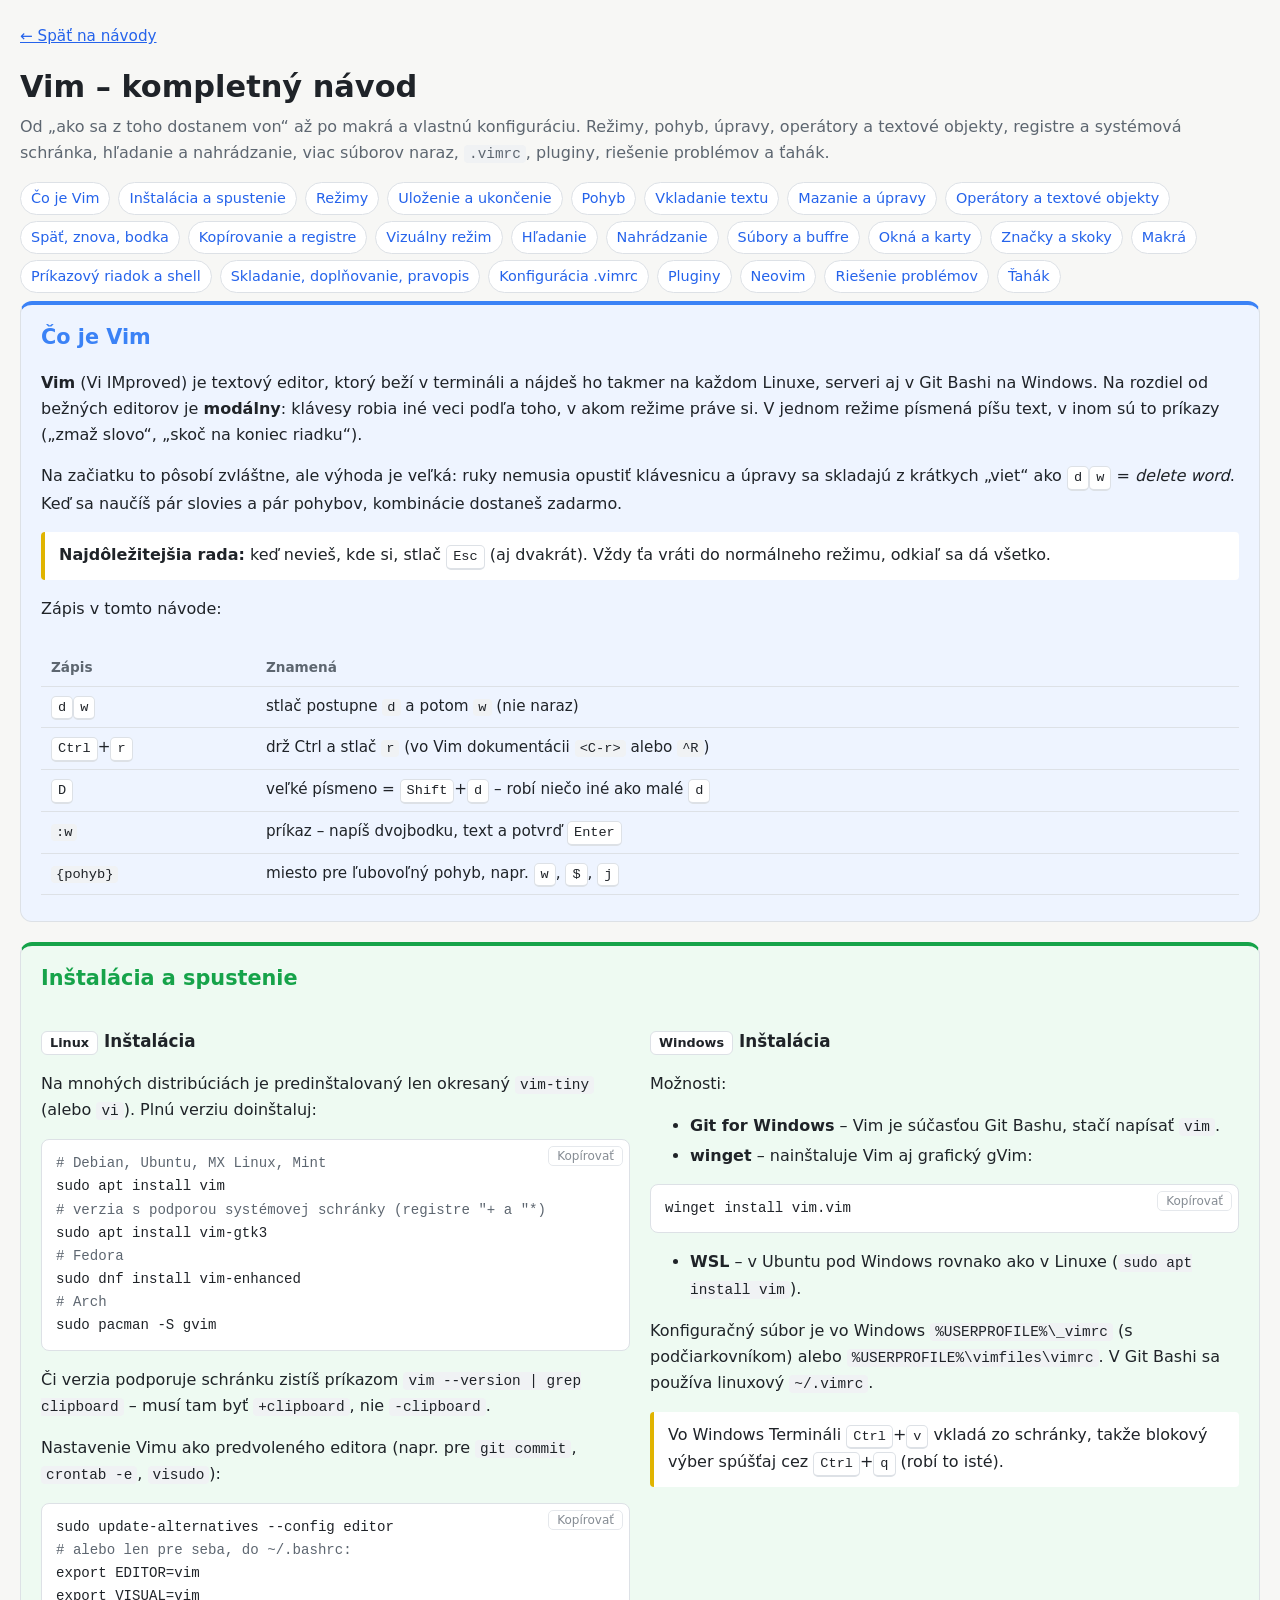
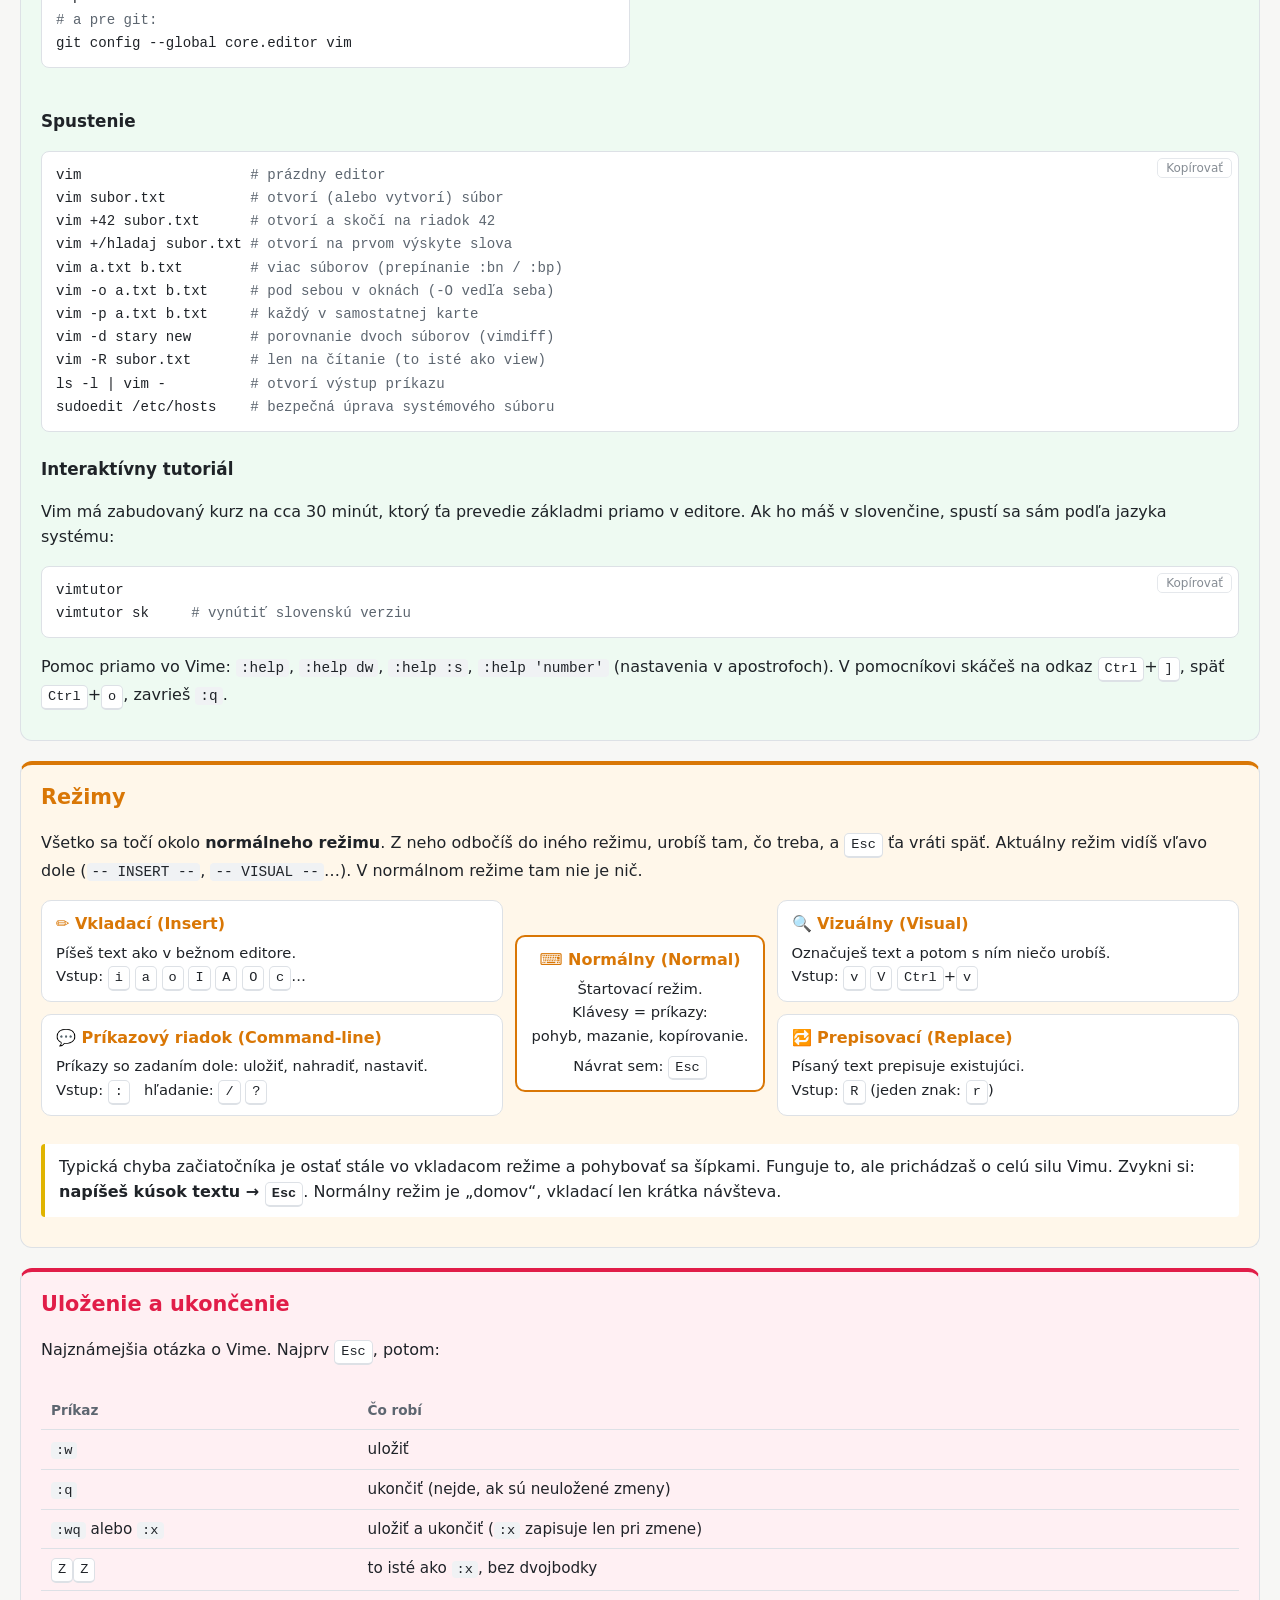
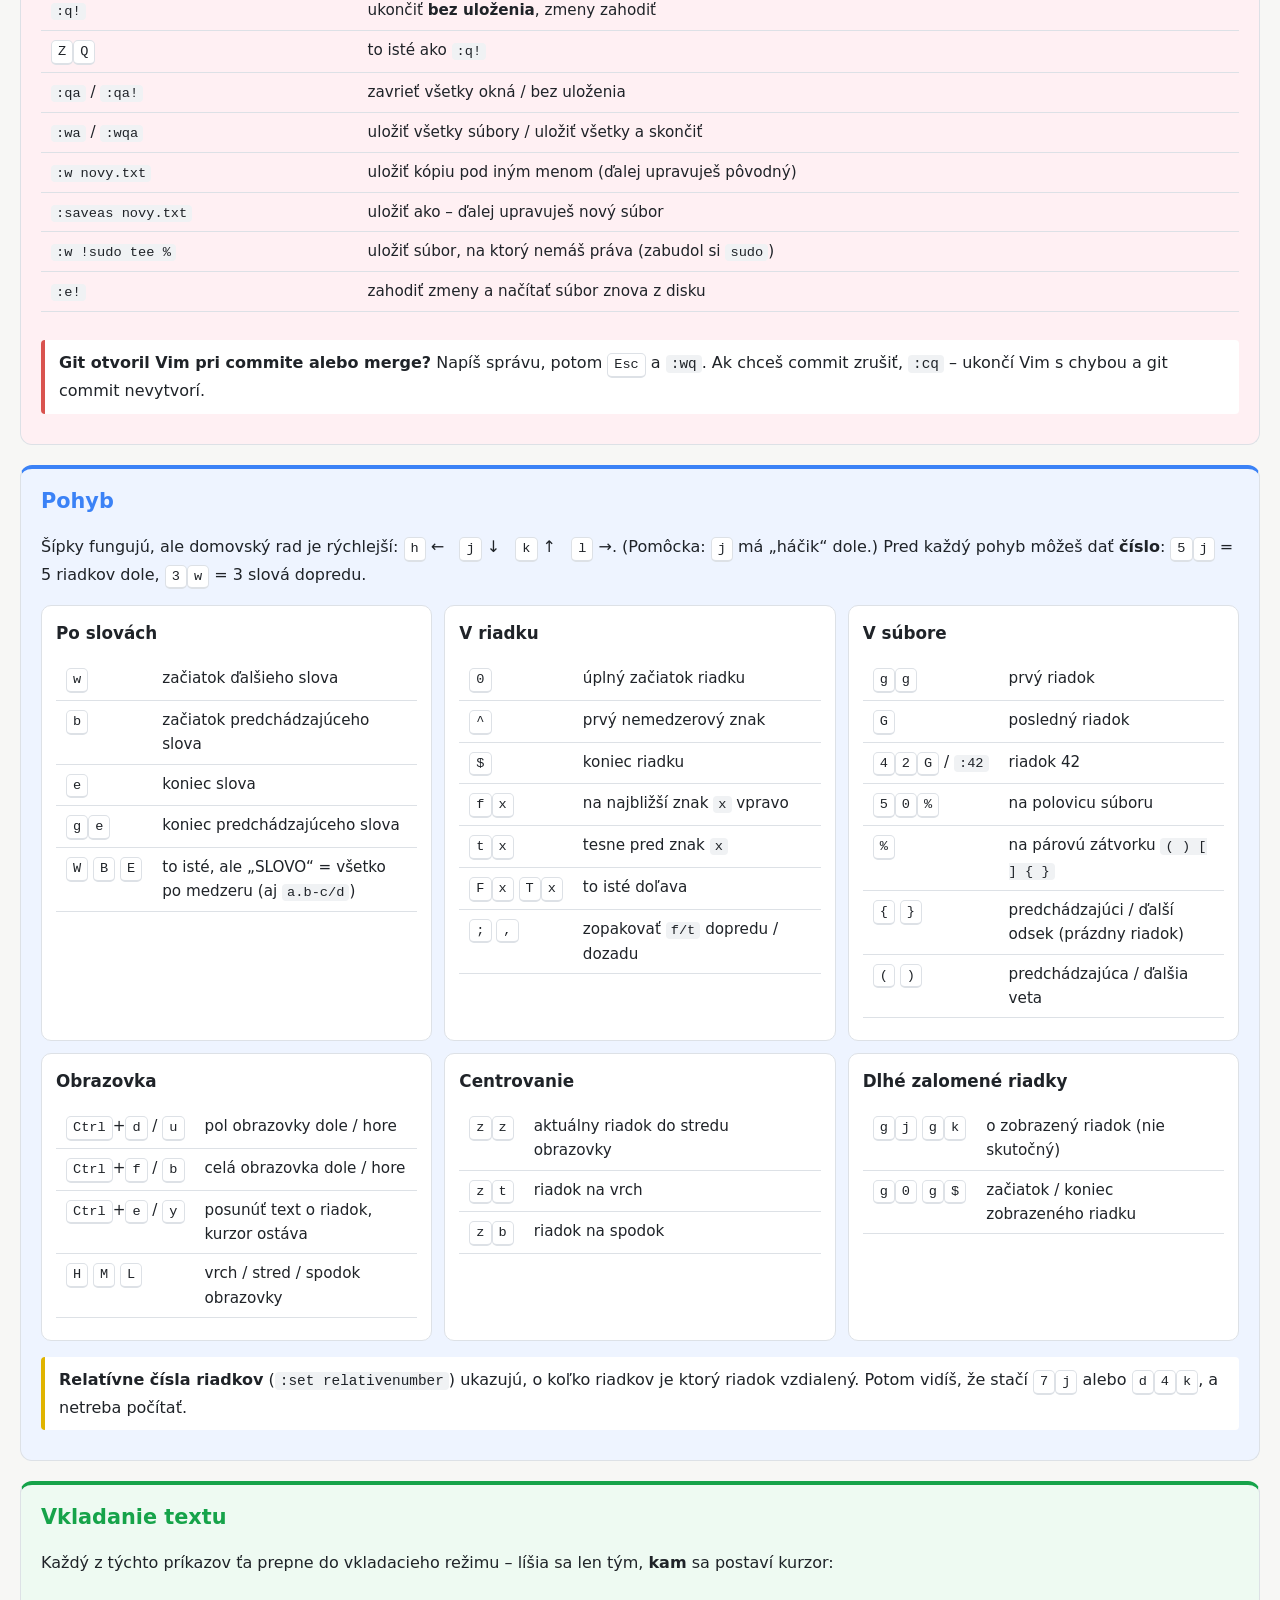
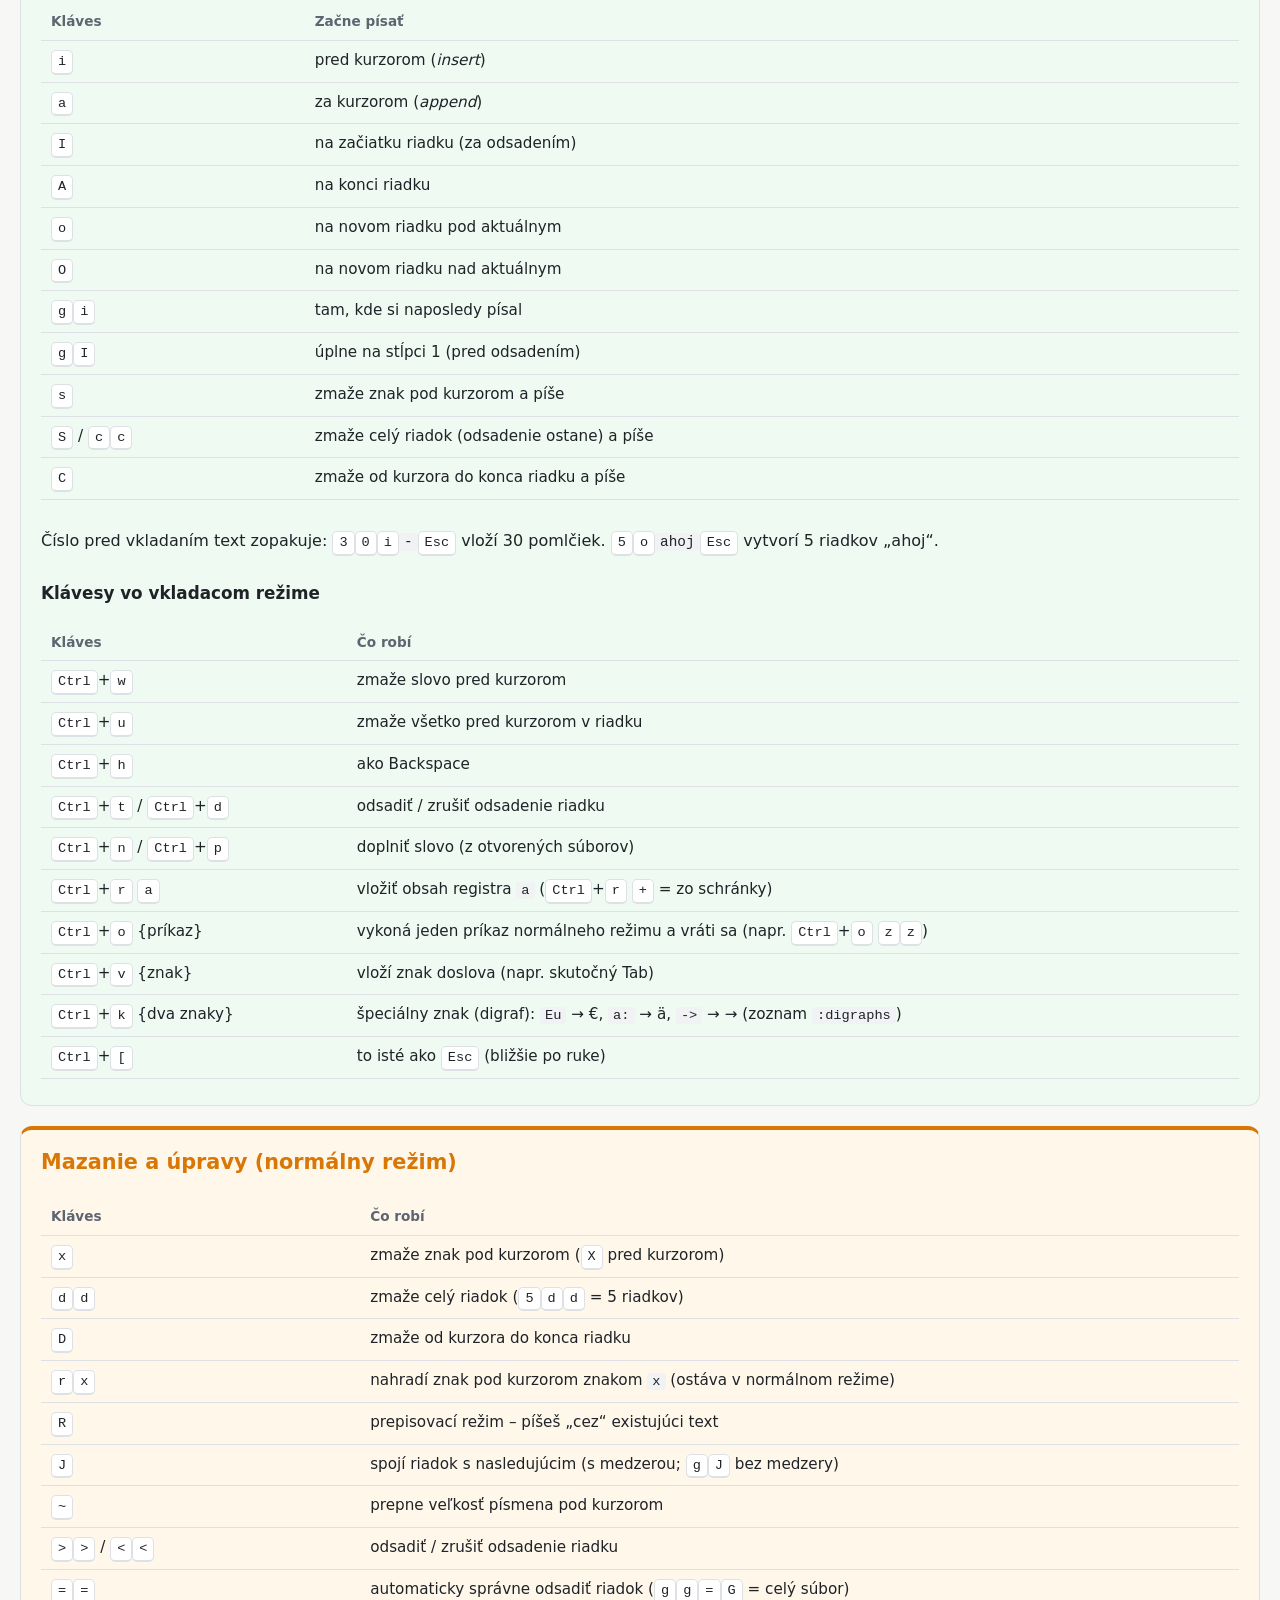
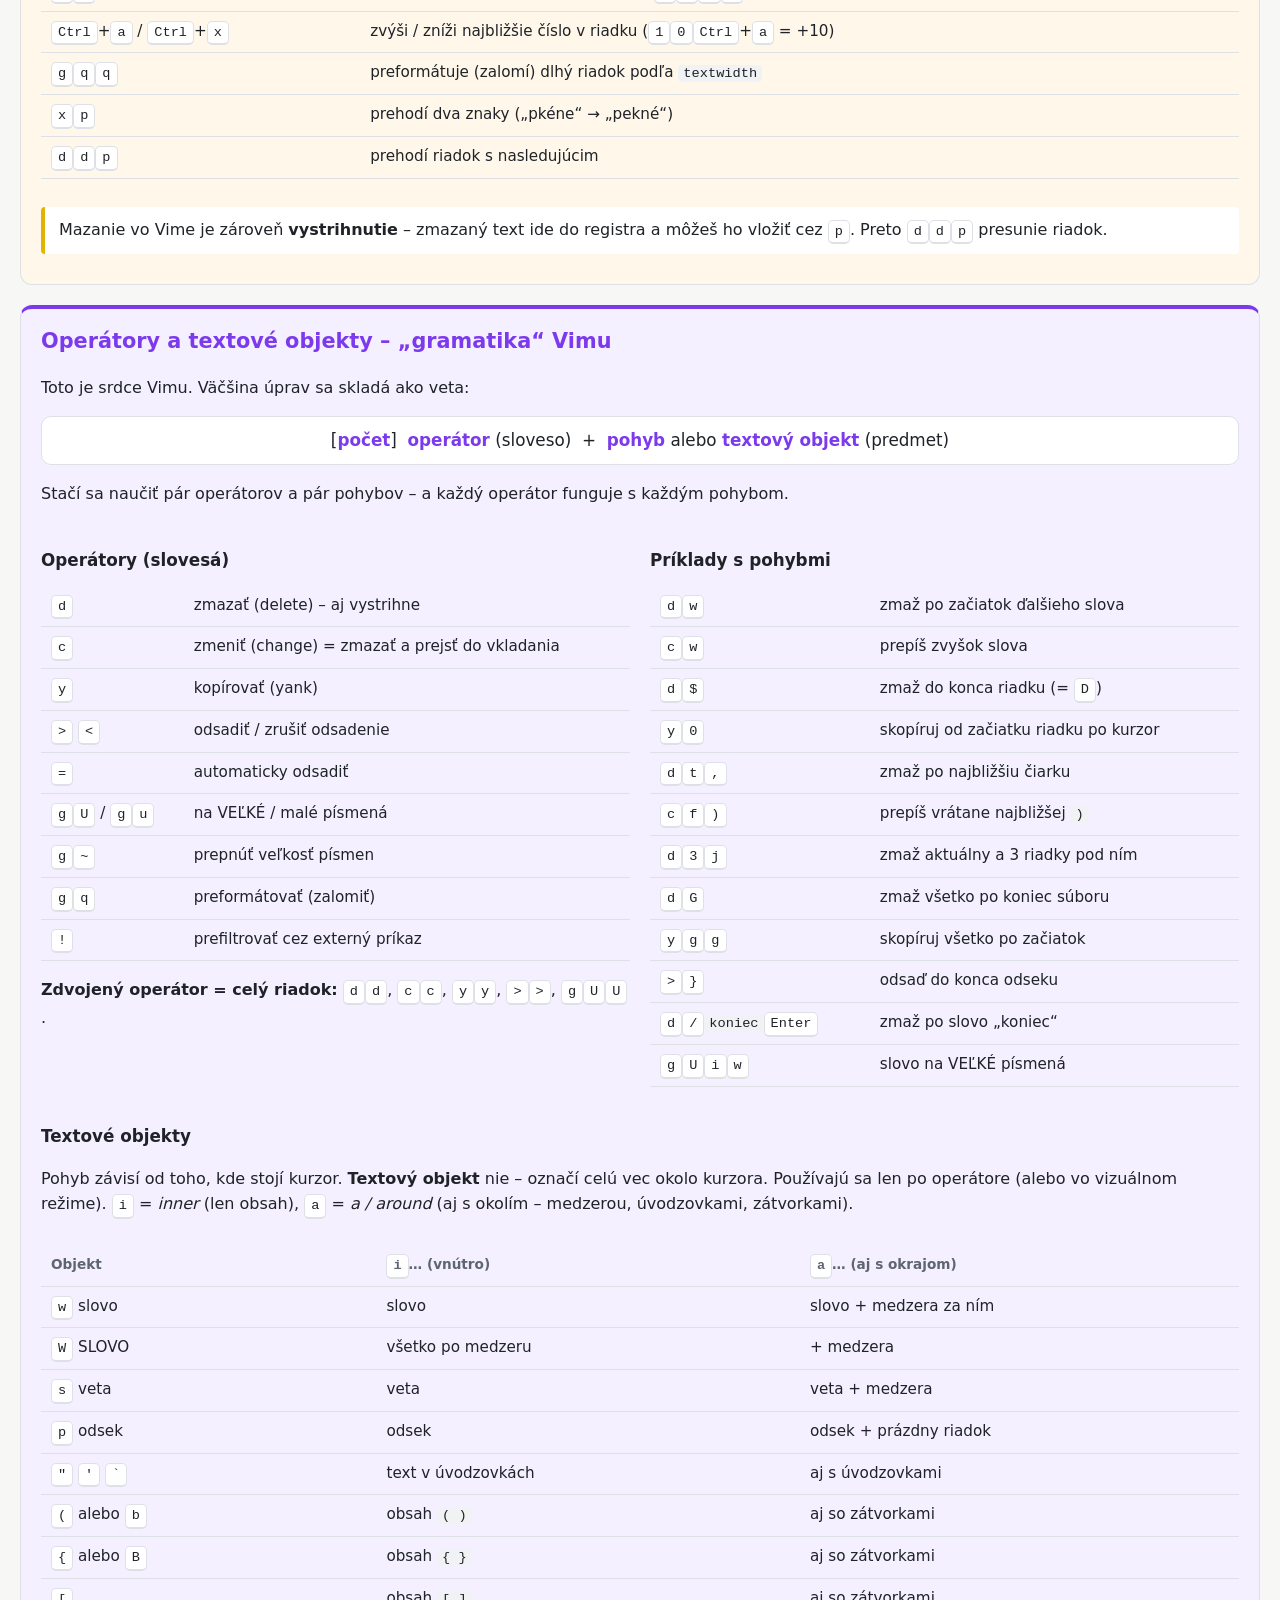
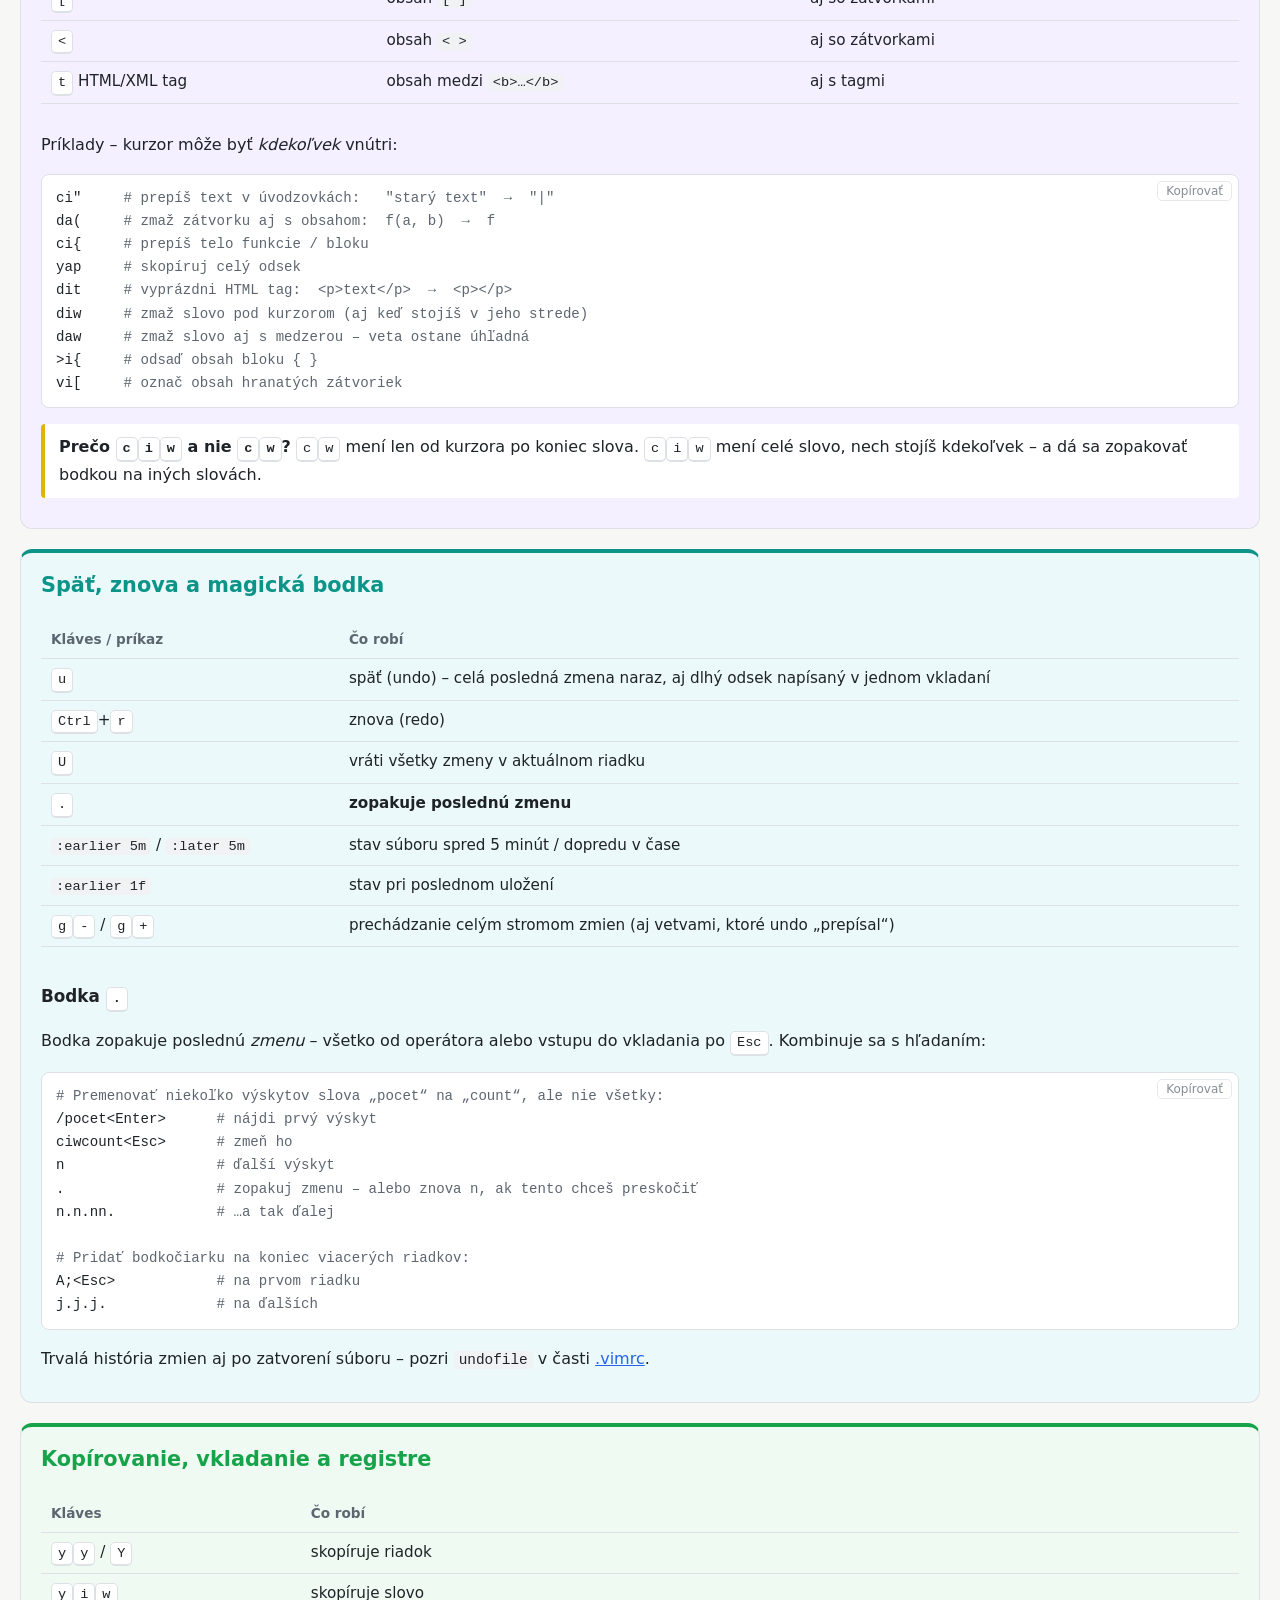
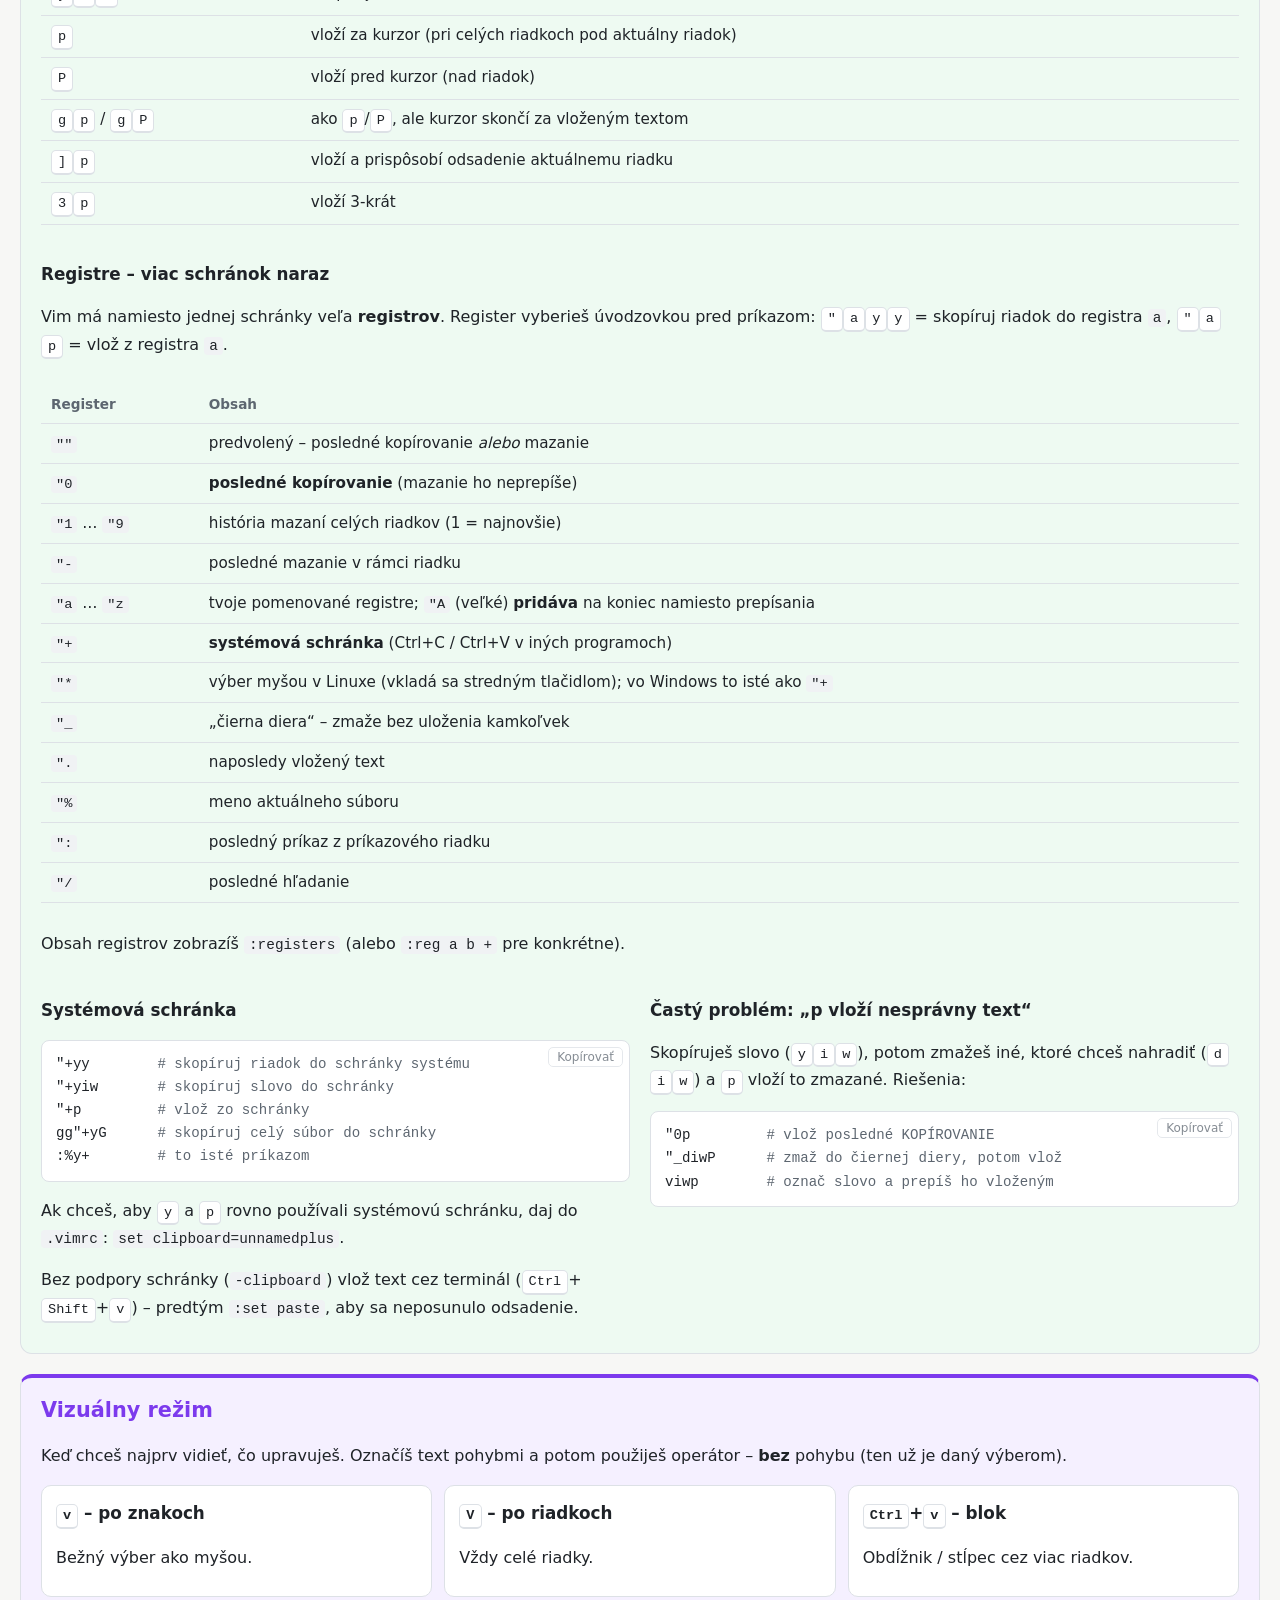
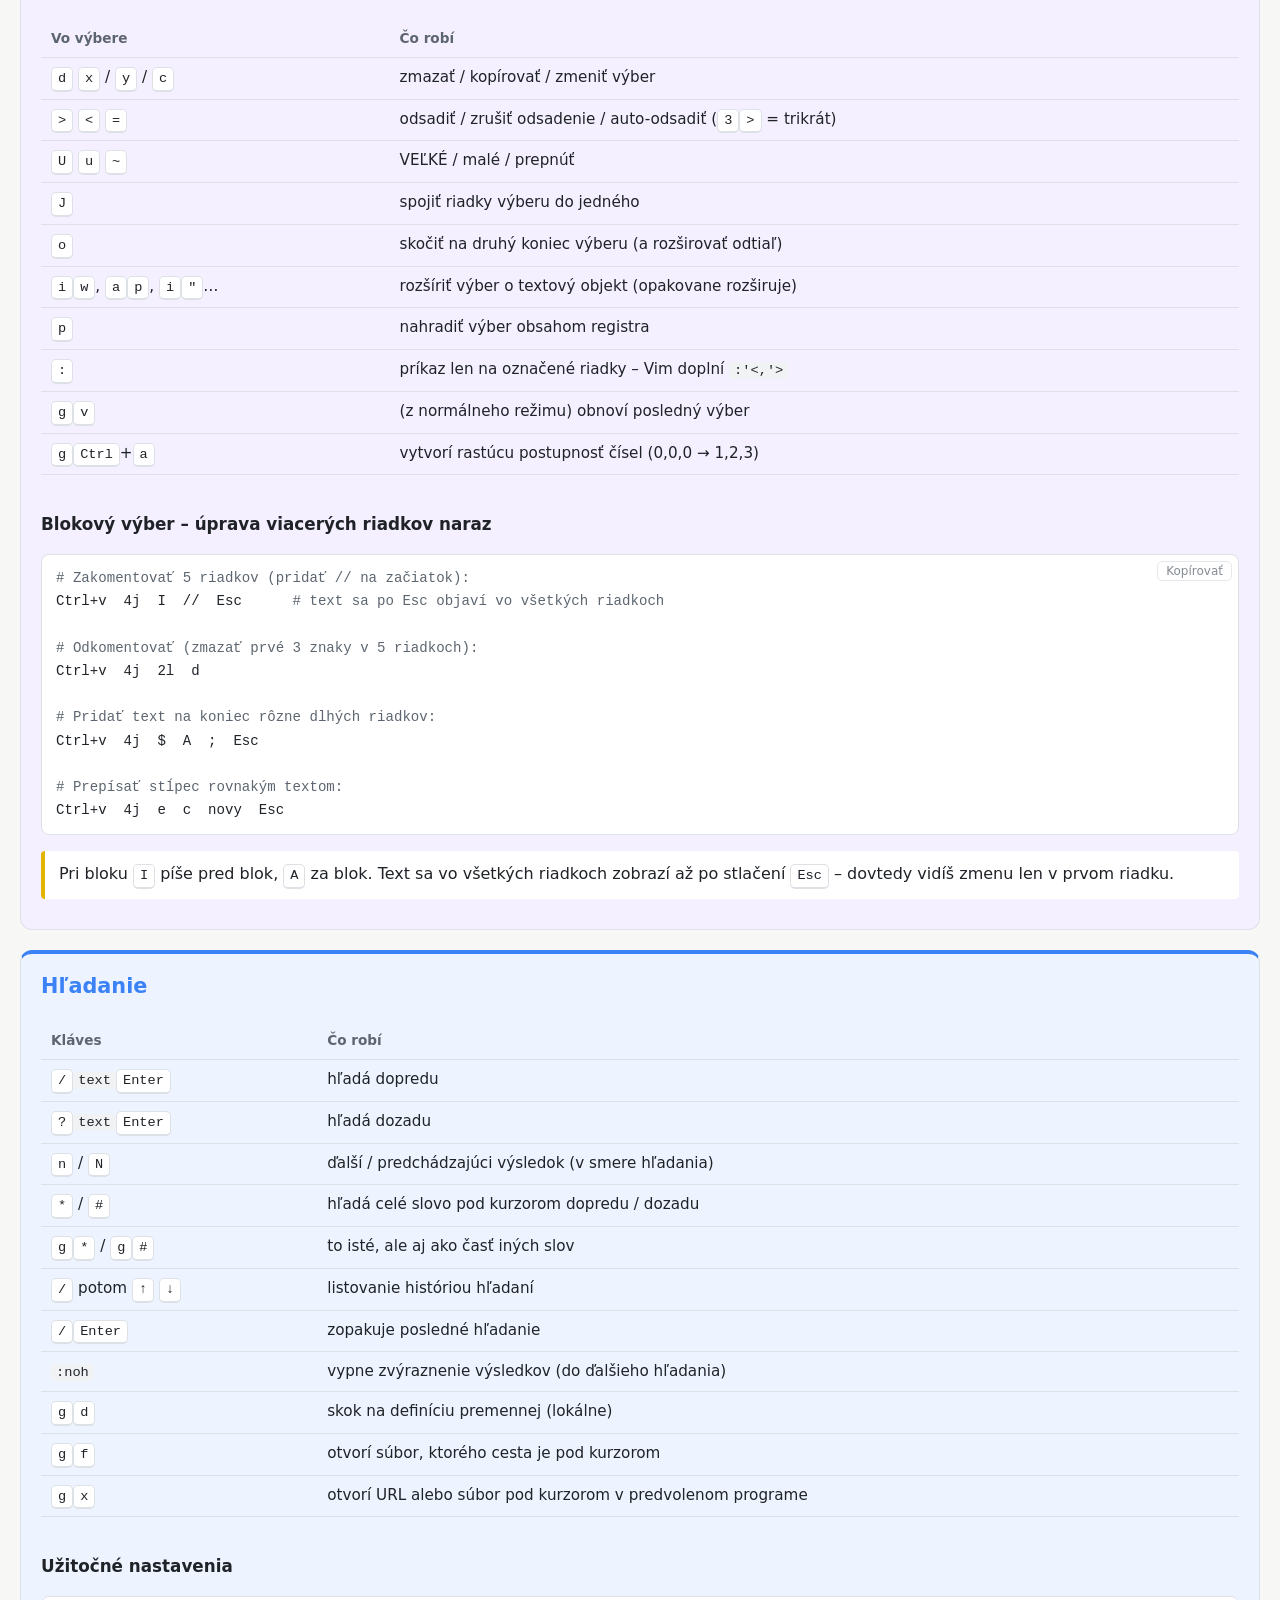
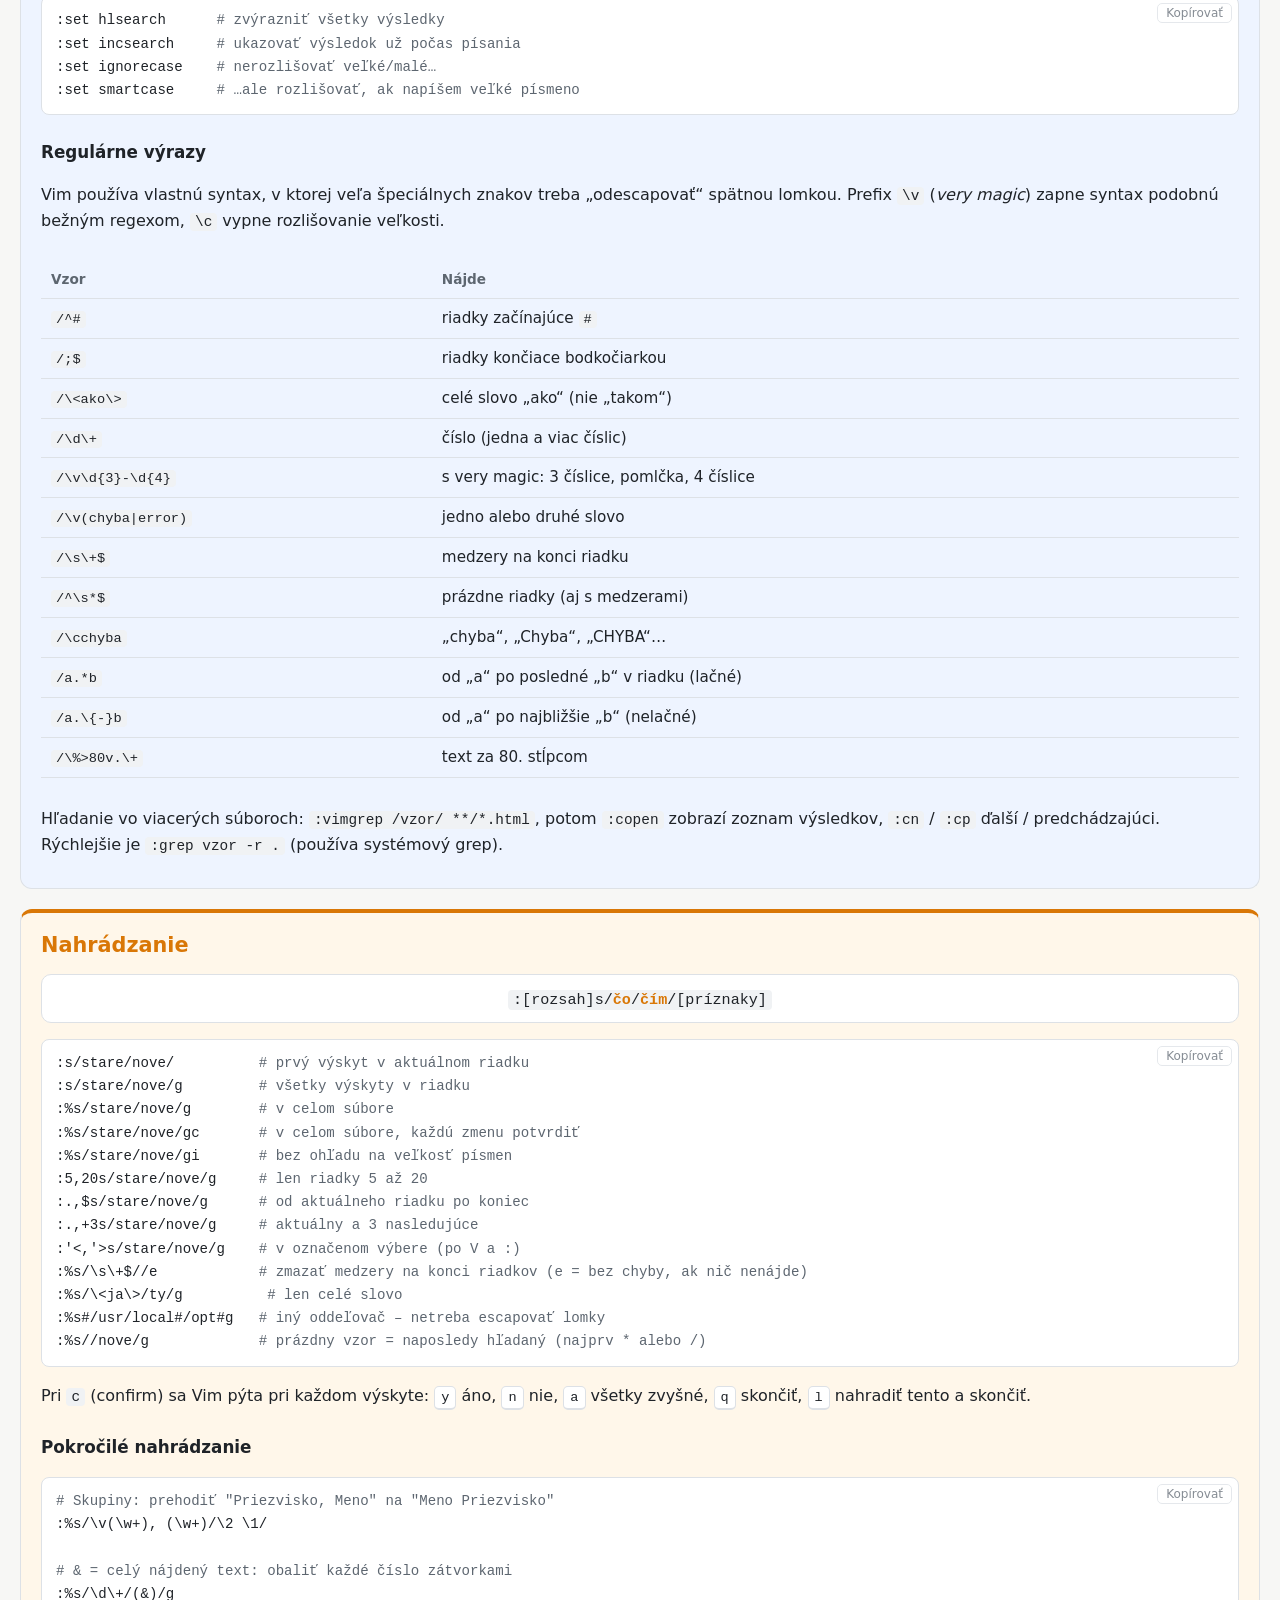
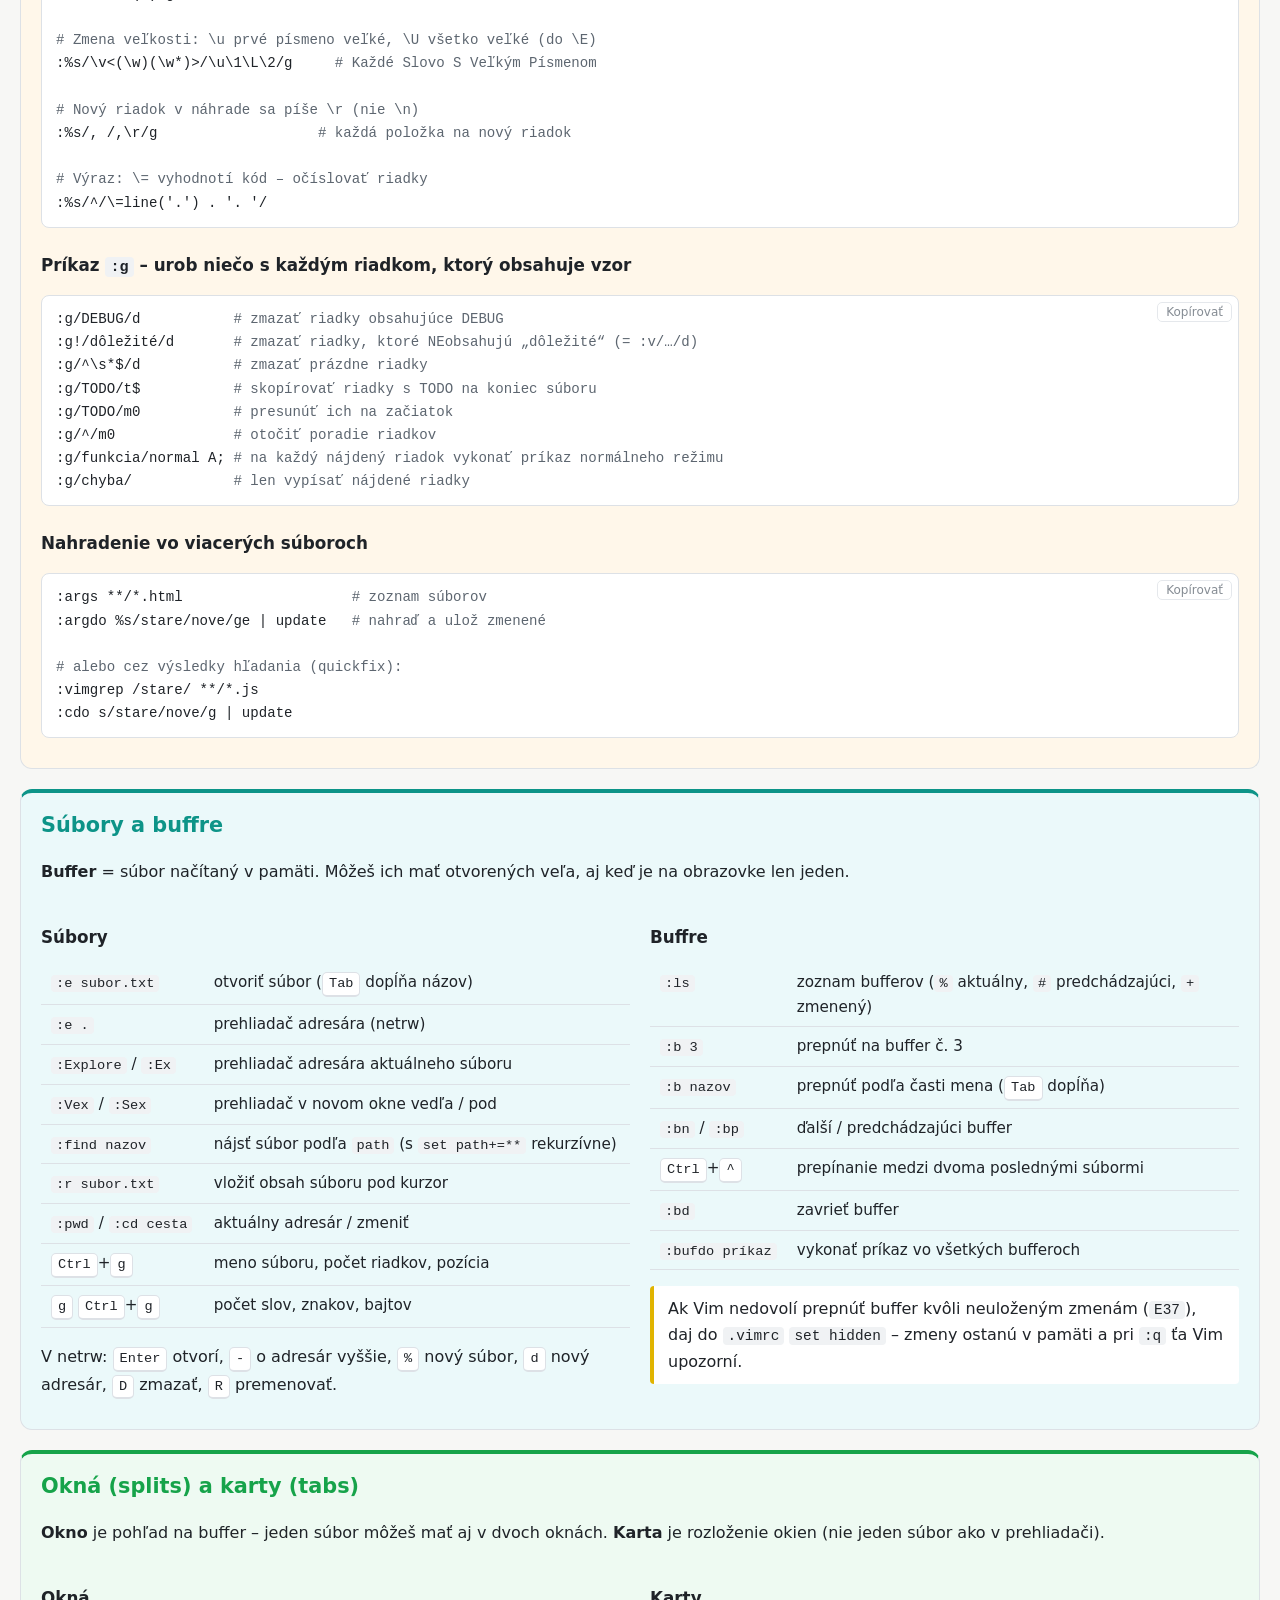
<file: vim.html>
<!doctype html>
<html lang="sk">
<head>
<meta charset="utf-8">
<meta name="viewport" content="width=device-width, initial-scale=1">
<title>Vim – kompletný návod</title>
<meta name="description" content="Vim od úplných základov: režimy, ukončenie, pohyb, úpravy, operátory a textové objekty, registre a schránka, vizuálny režim, hľadanie a nahrádzanie, buffre, okná a karty, makrá, .vimrc, pluginy, riešenie problémov a ťahák.">
<link rel="stylesheet" href="style.css">
<style>
  main { max-width: 1500px; padding: 24px 20px 64px; }

  :root {
    --t0: #eef4ff; --s0: #3b82f6;
    --t1: #eefaf2; --s1: #16a34a;
    --t2: #fff7ea; --s2: #d97706;
    --t3: #f5f0ff; --s3: #7c3aed;
    --t4: #ebf9fa; --s4: #0d9488;
    --t5: #fff0f3; --s5: #e11d48;
  }
  @media (prefers-color-scheme: dark) {
    :root {
      --t0: #1a2233; --s0: #5b8def;
      --t1: #182a20; --s1: #3fbf6f;
      --t2: #2c2416; --s2: #e0a040;
      --t3: #241e33; --s3: #a083f0;
      --t4: #162a2b; --s4: #33b5a8;
      --t5: #2e1a20; --s5: #ef6080;
    }
  }
  .box {
    background: var(--tint); border: 1px solid var(--border);
    border-top: 4px solid var(--stripe); border-radius: 12px;
    padding: 4px 20px 14px; margin: 0 0 20px;
  }
  .box h2 { margin: 12px 0 8px; padding-top: 0; border-top: 0; color: var(--stripe); }
  .t0 { --tint: var(--t0); --stripe: var(--s0); }
  .t1 { --tint: var(--t1); --stripe: var(--s1); }
  .t2 { --tint: var(--t2); --stripe: var(--s2); }
  .t3 { --tint: var(--t3); --stripe: var(--s3); }
  .t4 { --tint: var(--t4); --stripe: var(--s4); }
  .t5 { --tint: var(--t5); --stripe: var(--s5); }
  .box pre { background: var(--card); }
  .box .note { background: var(--card); }

  .toc { display: flex; flex-wrap: wrap; gap: 6px 8px; margin: 16px 0 8px; padding: 0; list-style: none; }
  .toc li { margin: 0; }
  .toc a {
    display: inline-block; padding: 4px 10px; border: 1px solid var(--border);
    border-radius: 999px; background: var(--card); text-decoration: none; font-size: 0.9rem;
  }
  .toc a:hover { border-color: var(--accent); }

  .cols { display: grid; grid-template-columns: 1fr 1fr; gap: 0 20px; }
  .cols > div { min-width: 0; }
  @media (max-width: 900px) { .cols { grid-template-columns: 1fr; } }
  .os {
    display: inline-block; padding: 1px 8px; border-radius: 6px; font-size: 0.8rem;
    font-weight: 600; background: var(--card); border: 1px solid var(--border); margin-right: 6px;
  }

  kbd {
    display: inline-block; min-width: 1.5em; padding: 0 6px; text-align: center;
    font-family: ui-monospace, Menlo, Consolas, monospace; font-size: 0.85rem; line-height: 1.6;
    background: var(--card); border: 1px solid var(--border); border-bottom-width: 2px;
    border-radius: 5px; white-space: nowrap;
  }

  /* Schéma režimov. */
  .modes { display: grid; grid-template-columns: 1fr auto 1fr; gap: 12px; align-items: center; margin: 14px 0; }
  .modes .center { grid-column: 2; grid-row: 1 / span 3; }
  .mode {
    background: var(--card); border: 1px solid var(--border); border-radius: 10px; padding: 10px 14px;
  }
  .mode strong { display: block; margin-bottom: 4px; color: var(--stripe); }
  .mode div { font-size: 0.92rem; }
  .mode.main { border: 2px solid var(--stripe); text-align: center; }
  @media (max-width: 800px) {
    .modes { grid-template-columns: 1fr; }
    .modes .center { grid-column: 1; grid-row: auto; }
  }

  .grid3 { display: grid; grid-template-columns: repeat(3, 1fr); gap: 12px; margin: 12px 0; }
  @media (max-width: 900px) { .grid3 { grid-template-columns: 1fr; } }
  .card { background: var(--card); border: 1px solid var(--border); border-radius: 10px; padding: 6px 14px 10px; }
  .card h3 { margin-top: 8px; }

  .formula {
    background: var(--card); border: 1px solid var(--border); border-radius: 10px;
    padding: 10px 16px; margin: 12px 0; font-size: 1.05rem; text-align: center;
  }
  .formula b { color: var(--stripe); }

  pre { position: relative; }
  pre .c { color: var(--muted); }
  .copy {
    position: absolute; top: 6px; right: 6px; font: 12px system-ui, sans-serif;
    padding: 2px 8px; border-radius: 5px; border: 1px solid var(--border);
    background: var(--card); color: var(--muted); cursor: pointer; opacity: 0.75;
  }
  .copy:hover { opacity: 1; color: var(--text); }

  .tw { overflow-x: auto; }
  table { width: 100%; border-collapse: collapse; margin: 12px 0; font-size: 0.95rem; }
  th, td { text-align: left; padding: 7px 10px; border-bottom: 1px solid var(--border); vertical-align: top; }
  th { color: var(--muted); font-weight: 600; font-size: 0.85rem; }
  td:first-child { white-space: nowrap; }
  @media (max-width: 600px) { td:first-child { white-space: normal; } }
  .warn { border-left-color: #d9534f; }

  .tahak { columns: 3 340px; column-gap: 20px; }
  .tahak .card { break-inside: avoid; margin: 0 0 14px; }
  .tahak table { font-size: 0.9rem; margin: 6px 0; }
  .tahak td { padding: 4px 6px; }
</style>
</head>
<body>
<main>
  <nav class="back"><a href="index.html">← Späť na návody</a></nav>
  <h1>Vim – kompletný návod</h1>
  <p class="lead">Od „ako sa z toho dostanem von“ až po makrá a vlastnú konfiguráciu. Režimy, pohyb, úpravy, operátory a textové objekty, registre a systémová schránka, hľadanie a nahrádzanie, viac súborov naraz, <code>.vimrc</code>, pluginy, riešenie problémov a ťahák.</p>

  <ul class="toc">
    <li><a href="#co-je">Čo je Vim</a></li>
    <li><a href="#instalacia">Inštalácia a spustenie</a></li>
    <li><a href="#rezimy">Režimy</a></li>
    <li><a href="#ukoncenie">Uloženie a ukončenie</a></li>
    <li><a href="#pohyb">Pohyb</a></li>
    <li><a href="#vkladanie">Vkladanie textu</a></li>
    <li><a href="#upravy">Mazanie a úpravy</a></li>
    <li><a href="#gramatika">Operátory a textové objekty</a></li>
    <li><a href="#undo">Späť, znova, bodka</a></li>
    <li><a href="#registre">Kopírovanie a registre</a></li>
    <li><a href="#vizualny">Vizuálny režim</a></li>
    <li><a href="#hladanie">Hľadanie</a></li>
    <li><a href="#nahradzanie">Nahrádzanie</a></li>
    <li><a href="#subory">Súbory a buffre</a></li>
    <li><a href="#okna">Okná a karty</a></li>
    <li><a href="#znacky">Značky a skoky</a></li>
    <li><a href="#makra">Makrá</a></li>
    <li><a href="#prikazovy">Príkazový riadok a shell</a></li>
    <li><a href="#dalsie">Skladanie, doplňovanie, pravopis</a></li>
    <li><a href="#vimrc">Konfigurácia .vimrc</a></li>
    <li><a href="#pluginy">Pluginy</a></li>
    <li><a href="#neovim">Neovim</a></li>
    <li><a href="#chyby">Riešenie problémov</a></li>
    <li><a href="#tahak">Ťahák</a></li>
  </ul>

  <!-- ===== Čo je Vim ===== -->
  <section class="box t0">
  <h2 id="co-je">Čo je Vim</h2>
  <p><strong>Vim</strong> (Vi IMproved) je textový editor, ktorý beží v termináli a nájdeš ho takmer na každom Linuxe, serveri aj v Git Bashi na Windows. Na rozdiel od bežných editorov je <strong>modálny</strong>: klávesy robia iné veci podľa toho, v akom režime práve si. V jednom režime písmená píšu text, v inom sú to príkazy („zmaž slovo“, „skoč na koniec riadku“).</p>
  <p>Na začiatku to pôsobí zvláštne, ale výhoda je veľká: ruky nemusia opustiť klávesnicu a úpravy sa skladajú z krátkych „viet“ ako <kbd>d</kbd><kbd>w</kbd> = <em>delete word</em>. Keď sa naučíš pár slovies a pár pohybov, kombinácie dostaneš zadarmo.</p>
  <div class="note">
    <strong>Najdôležitejšia rada:</strong> keď nevieš, kde si, stlač <kbd>Esc</kbd> (aj dvakrát). Vždy ťa vráti do normálneho režimu, odkiaľ sa dá všetko.
  </div>
  <p>Zápis v tomto návode:</p>
  <div class="tw">
  <table>
    <tr><th>Zápis</th><th>Znamená</th></tr>
    <tr><td><kbd>d</kbd><kbd>w</kbd></td><td>stlač postupne <code>d</code> a potom <code>w</code> (nie naraz)</td></tr>
    <tr><td><kbd>Ctrl</kbd>+<kbd>r</kbd></td><td>drž Ctrl a stlač <code>r</code> (vo Vim dokumentácii <code>&lt;C-r&gt;</code> alebo <code>^R</code>)</td></tr>
    <tr><td><kbd>D</kbd></td><td>veľké písmeno = <kbd>Shift</kbd>+<kbd>d</kbd> – robí niečo iné ako malé <kbd>d</kbd></td></tr>
    <tr><td><code>:w</code></td><td>príkaz – napíš dvojbodku, text a potvrď <kbd>Enter</kbd></td></tr>
    <tr><td><code>{pohyb}</code></td><td>miesto pre ľubovoľný pohyb, napr. <kbd>w</kbd>, <kbd>$</kbd>, <kbd>j</kbd></td></tr>
  </table>
  </div>
  </section>

  <!-- ===== Inštalácia ===== -->
  <section class="box t1">
  <h2 id="instalacia">Inštalácia a spustenie</h2>
  <div class="cols">
    <div>
      <h3><span class="os">Linux</span>Inštalácia</h3>
      <p>Na mnohých distribúciách je predinštalovaný len okresaný <code>vim-tiny</code> (alebo <code>vi</code>). Plnú verziu doinštaluj:</p>
<pre><code><span class="c"># Debian, Ubuntu, MX Linux, Mint</span>
sudo apt install vim
<span class="c"># verzia s podporou systémovej schránky (registre "+ a "*)</span>
sudo apt install vim-gtk3
<span class="c"># Fedora</span>
sudo dnf install vim-enhanced
<span class="c"># Arch</span>
sudo pacman -S gvim</code></pre>
      <p>Či verzia podporuje schránku zistíš príkazom <code>vim --version | grep clipboard</code> – musí tam byť <code>+clipboard</code>, nie <code>-clipboard</code>.</p>
      <p>Nastavenie Vimu ako predvoleného editora (napr. pre <code>git commit</code>, <code>crontab -e</code>, <code>visudo</code>):</p>
<pre><code>sudo update-alternatives --config editor
<span class="c"># alebo len pre seba, do ~/.bashrc:</span>
export EDITOR=vim
export VISUAL=vim
<span class="c"># a pre git:</span>
git config --global core.editor vim</code></pre>
    </div>
    <div>
      <h3><span class="os">Windows</span>Inštalácia</h3>
      <p>Možnosti:</p>
      <ul>
        <li><strong>Git for Windows</strong> – Vim je súčasťou Git Bashu, stačí napísať <code>vim</code>.</li>
        <li><strong>winget</strong> – nainštaluje Vim aj grafický gVim:</li>
      </ul>
<pre><code>winget install vim.vim</code></pre>
      <ul>
        <li><strong>WSL</strong> – v Ubuntu pod Windows rovnako ako v Linuxe (<code>sudo apt install vim</code>).</li>
      </ul>
      <p>Konfiguračný súbor je vo Windows <code>%USERPROFILE%\_vimrc</code> (s podčiarkovníkom) alebo <code>%USERPROFILE%\vimfiles\vimrc</code>. V Git Bashi sa používa linuxový <code>~/.vimrc</code>.</p>
      <div class="note">
        Vo Windows Termináli <kbd>Ctrl</kbd>+<kbd>v</kbd> vkladá zo schránky, takže blokový výber spúšťaj cez <kbd>Ctrl</kbd>+<kbd>q</kbd> (robí to isté).
      </div>
    </div>
  </div>

  <h3>Spustenie</h3>
<pre><code>vim                    <span class="c"># prázdny editor</span>
vim subor.txt          <span class="c"># otvorí (alebo vytvorí) súbor</span>
vim +42 subor.txt      <span class="c"># otvorí a skočí na riadok 42</span>
vim +/hladaj subor.txt <span class="c"># otvorí na prvom výskyte slova</span>
vim a.txt b.txt        <span class="c"># viac súborov (prepínanie :bn / :bp)</span>
vim -o a.txt b.txt     <span class="c"># pod sebou v oknách (-O vedľa seba)</span>
vim -p a.txt b.txt     <span class="c"># každý v samostatnej karte</span>
vim -d stary new       <span class="c"># porovnanie dvoch súborov (vimdiff)</span>
vim -R subor.txt       <span class="c"># len na čítanie (to isté ako view)</span>
ls -l | vim -          <span class="c"># otvorí výstup príkazu</span>
sudoedit /etc/hosts    <span class="c"># bezpečná úprava systémového súboru</span></code></pre>

  <h3>Interaktívny tutoriál</h3>
  <p>Vim má zabudovaný kurz na cca 30 minút, ktorý ťa prevedie základmi priamo v editore. Ak ho máš v slovenčine, spustí sa sám podľa jazyka systému:</p>
<pre><code>vimtutor
vimtutor sk     <span class="c"># vynútiť slovenskú verziu</span></code></pre>
  <p>Pomoc priamo vo Vime: <code>:help</code>, <code>:help dw</code>, <code>:help :s</code>, <code>:help 'number'</code> (nastavenia v apostrofoch). V pomocníkovi skáčeš na odkaz <kbd>Ctrl</kbd>+<kbd>]</kbd>, späť <kbd>Ctrl</kbd>+<kbd>o</kbd>, zavrieš <code>:q</code>.</p>
  </section>

  <!-- ===== Režimy ===== -->
  <section class="box t2">
  <h2 id="rezimy">Režimy</h2>
  <p>Všetko sa točí okolo <strong>normálneho režimu</strong>. Z neho odbočíš do iného režimu, urobíš tam, čo treba, a <kbd>Esc</kbd> ťa vráti späť. Aktuálny režim vidíš vľavo dole (<code>-- INSERT --</code>, <code>-- VISUAL --</code>…). V normálnom režime tam nie je nič.</p>

  <div class="modes">
    <div class="mode">
      <strong>✏️ Vkladací (Insert)</strong>
      <div>Píšeš text ako v bežnom editore.</div>
      <div>Vstup: <kbd>i</kbd> <kbd>a</kbd> <kbd>o</kbd> <kbd>I</kbd> <kbd>A</kbd> <kbd>O</kbd> <kbd>c</kbd>…</div>
    </div>
    <div class="mode main center">
      <strong>⌨️ Normálny (Normal)</strong>
      <div>Štartovací režim.</div>
      <div>Klávesy = príkazy:<br>pohyb, mazanie, kopírovanie.</div>
      <div style="margin-top:6px">Návrat sem: <kbd>Esc</kbd></div>
    </div>
    <div class="mode">
      <strong>🔍 Vizuálny (Visual)</strong>
      <div>Označuješ text a potom s ním niečo urobíš.</div>
      <div>Vstup: <kbd>v</kbd> <kbd>V</kbd> <kbd>Ctrl</kbd>+<kbd>v</kbd></div>
    </div>
    <div class="mode">
      <strong>💬 Príkazový riadok (Command-line)</strong>
      <div>Príkazy so zadaním dole: uložiť, nahradiť, nastaviť.</div>
      <div>Vstup: <kbd>:</kbd> &nbsp; hľadanie: <kbd>/</kbd> <kbd>?</kbd></div>
    </div>
    <div class="mode">
      <strong>🔁 Prepisovací (Replace)</strong>
      <div>Písaný text prepisuje existujúci.</div>
      <div>Vstup: <kbd>R</kbd> (jeden znak: <kbd>r</kbd>)</div>
    </div>
  </div>

  <div class="note">
    Typická chyba začiatočníka je ostať stále vo vkladacom režime a pohybovať sa šípkami. Funguje to, ale prichádzaš o celú silu Vimu. Zvykni si: <strong>napíšeš kúsok textu → <kbd>Esc</kbd></strong>. Normálny režim je „domov“, vkladací len krátka návšteva.
  </div>
  </section>

  <!-- ===== Ukončenie ===== -->
  <section class="box t5">
  <h2 id="ukoncenie">Uloženie a ukončenie</h2>
  <p>Najznámejšia otázka o Vime. Najprv <kbd>Esc</kbd>, potom:</p>
  <div class="tw">
  <table>
    <tr><th>Príkaz</th><th>Čo robí</th></tr>
    <tr><td><code>:w</code></td><td>uložiť</td></tr>
    <tr><td><code>:q</code></td><td>ukončiť (nejde, ak sú neuložené zmeny)</td></tr>
    <tr><td><code>:wq</code> alebo <code>:x</code></td><td>uložiť a ukončiť (<code>:x</code> zapisuje len pri zmene)</td></tr>
    <tr><td><kbd>Z</kbd><kbd>Z</kbd></td><td>to isté ako <code>:x</code>, bez dvojbodky</td></tr>
    <tr><td><code>:q!</code></td><td>ukončiť <strong>bez uloženia</strong>, zmeny zahodiť</td></tr>
    <tr><td><kbd>Z</kbd><kbd>Q</kbd></td><td>to isté ako <code>:q!</code></td></tr>
    <tr><td><code>:qa</code> / <code>:qa!</code></td><td>zavrieť všetky okná / bez uloženia</td></tr>
    <tr><td><code>:wa</code> / <code>:wqa</code></td><td>uložiť všetky súbory / uložiť všetky a skončiť</td></tr>
    <tr><td><code>:w novy.txt</code></td><td>uložiť kópiu pod iným menom (ďalej upravuješ pôvodný)</td></tr>
    <tr><td><code>:saveas novy.txt</code></td><td>uložiť ako – ďalej upravuješ nový súbor</td></tr>
    <tr><td><code>:w !sudo tee %</code></td><td>uložiť súbor, na ktorý nemáš práva (zabudol si <code>sudo</code>)</td></tr>
    <tr><td><code>:e!</code></td><td>zahodiť zmeny a načítať súbor znova z disku</td></tr>
  </table>
  </div>
  <div class="note warn">
    <strong>Git otvoril Vim pri commite alebo merge?</strong> Napíš správu, potom <kbd>Esc</kbd> a <code>:wq</code>. Ak chceš commit zrušiť, <code>:cq</code> – ukončí Vim s chybou a git commit nevytvorí.
  </div>
  </section>

  <!-- ===== Pohyb ===== -->
  <section class="box t0">
  <h2 id="pohyb">Pohyb</h2>
  <p>Šípky fungujú, ale domovský rad je rýchlejší: <kbd>h</kbd> ← &nbsp; <kbd>j</kbd> ↓ &nbsp; <kbd>k</kbd> ↑ &nbsp; <kbd>l</kbd> →. (Pomôcka: <kbd>j</kbd> má „háčik“ dole.) Pred každý pohyb môžeš dať <strong>číslo</strong>: <kbd>5</kbd><kbd>j</kbd> = 5 riadkov dole, <kbd>3</kbd><kbd>w</kbd> = 3 slová dopredu.</p>

  <div class="grid3">
    <div class="card">
      <h3>Po slovách</h3>
      <table>
        <tr><td><kbd>w</kbd></td><td>začiatok ďalšieho slova</td></tr>
        <tr><td><kbd>b</kbd></td><td>začiatok predchádzajúceho slova</td></tr>
        <tr><td><kbd>e</kbd></td><td>koniec slova</td></tr>
        <tr><td><kbd>g</kbd><kbd>e</kbd></td><td>koniec predchádzajúceho slova</td></tr>
        <tr><td><kbd>W</kbd> <kbd>B</kbd> <kbd>E</kbd></td><td>to isté, ale „SLOVO“ = všetko po medzeru (aj <code>a.b-c/d</code>)</td></tr>
      </table>
    </div>
    <div class="card">
      <h3>V riadku</h3>
      <table>
        <tr><td><kbd>0</kbd></td><td>úplný začiatok riadku</td></tr>
        <tr><td><kbd>^</kbd></td><td>prvý nemedzerový znak</td></tr>
        <tr><td><kbd>$</kbd></td><td>koniec riadku</td></tr>
        <tr><td><kbd>f</kbd><kbd>x</kbd></td><td>na najbližší znak <code>x</code> vpravo</td></tr>
        <tr><td><kbd>t</kbd><kbd>x</kbd></td><td>tesne pred znak <code>x</code></td></tr>
        <tr><td><kbd>F</kbd><kbd>x</kbd> <kbd>T</kbd><kbd>x</kbd></td><td>to isté doľava</td></tr>
        <tr><td><kbd>;</kbd> <kbd>,</kbd></td><td>zopakovať <code>f/t</code> dopredu / dozadu</td></tr>
      </table>
    </div>
    <div class="card">
      <h3>V súbore</h3>
      <table>
        <tr><td><kbd>g</kbd><kbd>g</kbd></td><td>prvý riadok</td></tr>
        <tr><td><kbd>G</kbd></td><td>posledný riadok</td></tr>
        <tr><td><kbd>4</kbd><kbd>2</kbd><kbd>G</kbd> / <code>:42</code></td><td>riadok 42</td></tr>
        <tr><td><kbd>5</kbd><kbd>0</kbd><kbd>%</kbd></td><td>na polovicu súboru</td></tr>
        <tr><td><kbd>%</kbd></td><td>na párovú zátvorku <code>( ) [ ] { }</code></td></tr>
        <tr><td><kbd>{</kbd> <kbd>}</kbd></td><td>predchádzajúci / ďalší odsek (prázdny riadok)</td></tr>
        <tr><td><kbd>(</kbd> <kbd>)</kbd></td><td>predchádzajúca / ďalšia veta</td></tr>
      </table>
    </div>
    <div class="card">
      <h3>Obrazovka</h3>
      <table>
        <tr><td><kbd>Ctrl</kbd>+<kbd>d</kbd> / <kbd>u</kbd></td><td>pol obrazovky dole / hore</td></tr>
        <tr><td><kbd>Ctrl</kbd>+<kbd>f</kbd> / <kbd>b</kbd></td><td>celá obrazovka dole / hore</td></tr>
        <tr><td><kbd>Ctrl</kbd>+<kbd>e</kbd> / <kbd>y</kbd></td><td>posunúť text o riadok, kurzor ostáva</td></tr>
        <tr><td><kbd>H</kbd> <kbd>M</kbd> <kbd>L</kbd></td><td>vrch / stred / spodok obrazovky</td></tr>
      </table>
    </div>
    <div class="card">
      <h3>Centrovanie</h3>
      <table>
        <tr><td><kbd>z</kbd><kbd>z</kbd></td><td>aktuálny riadok do stredu obrazovky</td></tr>
        <tr><td><kbd>z</kbd><kbd>t</kbd></td><td>riadok na vrch</td></tr>
        <tr><td><kbd>z</kbd><kbd>b</kbd></td><td>riadok na spodok</td></tr>
      </table>
    </div>
    <div class="card">
      <h3>Dlhé zalomené riadky</h3>
      <table>
        <tr><td><kbd>g</kbd><kbd>j</kbd> <kbd>g</kbd><kbd>k</kbd></td><td>o zobrazený riadok (nie skutočný)</td></tr>
        <tr><td><kbd>g</kbd><kbd>0</kbd> <kbd>g</kbd><kbd>$</kbd></td><td>začiatok / koniec zobrazeného riadku</td></tr>
      </table>
    </div>
  </div>
  <div class="note">
    <strong>Relatívne čísla riadkov</strong> (<code>:set relativenumber</code>) ukazujú, o koľko riadkov je ktorý riadok vzdialený. Potom vidíš, že stačí <kbd>7</kbd><kbd>j</kbd> alebo <kbd>d</kbd><kbd>4</kbd><kbd>k</kbd>, a netreba počítať.
  </div>
  </section>

  <!-- ===== Vkladanie ===== -->
  <section class="box t1">
  <h2 id="vkladanie">Vkladanie textu</h2>
  <p>Každý z týchto príkazov ťa prepne do vkladacieho režimu – líšia sa len tým, <strong>kam</strong> sa postaví kurzor:</p>
  <div class="tw">
  <table>
    <tr><th>Kláves</th><th>Začne písať</th></tr>
    <tr><td><kbd>i</kbd></td><td>pred kurzorom (<em>insert</em>)</td></tr>
    <tr><td><kbd>a</kbd></td><td>za kurzorom (<em>append</em>)</td></tr>
    <tr><td><kbd>I</kbd></td><td>na začiatku riadku (za odsadením)</td></tr>
    <tr><td><kbd>A</kbd></td><td>na konci riadku</td></tr>
    <tr><td><kbd>o</kbd></td><td>na novom riadku pod aktuálnym</td></tr>
    <tr><td><kbd>O</kbd></td><td>na novom riadku nad aktuálnym</td></tr>
    <tr><td><kbd>g</kbd><kbd>i</kbd></td><td>tam, kde si naposledy písal</td></tr>
    <tr><td><kbd>g</kbd><kbd>I</kbd></td><td>úplne na stĺpci 1 (pred odsadením)</td></tr>
    <tr><td><kbd>s</kbd></td><td>zmaže znak pod kurzorom a píše</td></tr>
    <tr><td><kbd>S</kbd> / <kbd>c</kbd><kbd>c</kbd></td><td>zmaže celý riadok (odsadenie ostane) a píše</td></tr>
    <tr><td><kbd>C</kbd></td><td>zmaže od kurzora do konca riadku a píše</td></tr>
  </table>
  </div>
  <p>Číslo pred vkladaním text zopakuje: <kbd>3</kbd><kbd>0</kbd><kbd>i</kbd><code>-</code><kbd>Esc</kbd> vloží 30 pomlčiek. <kbd>5</kbd><kbd>o</kbd><code>ahoj</code><kbd>Esc</kbd> vytvorí 5 riadkov „ahoj“.</p>

  <h3>Klávesy vo vkladacom režime</h3>
  <div class="tw">
  <table>
    <tr><th>Kláves</th><th>Čo robí</th></tr>
    <tr><td><kbd>Ctrl</kbd>+<kbd>w</kbd></td><td>zmaže slovo pred kurzorom</td></tr>
    <tr><td><kbd>Ctrl</kbd>+<kbd>u</kbd></td><td>zmaže všetko pred kurzorom v riadku</td></tr>
    <tr><td><kbd>Ctrl</kbd>+<kbd>h</kbd></td><td>ako Backspace</td></tr>
    <tr><td><kbd>Ctrl</kbd>+<kbd>t</kbd> / <kbd>Ctrl</kbd>+<kbd>d</kbd></td><td>odsadiť / zrušiť odsadenie riadku</td></tr>
    <tr><td><kbd>Ctrl</kbd>+<kbd>n</kbd> / <kbd>Ctrl</kbd>+<kbd>p</kbd></td><td>doplniť slovo (z otvorených súborov)</td></tr>
    <tr><td><kbd>Ctrl</kbd>+<kbd>r</kbd> <kbd>a</kbd></td><td>vložiť obsah registra <code>a</code> (<kbd>Ctrl</kbd>+<kbd>r</kbd> <kbd>+</kbd> = zo schránky)</td></tr>
    <tr><td><kbd>Ctrl</kbd>+<kbd>o</kbd> {príkaz}</td><td>vykoná jeden príkaz normálneho režimu a vráti sa (napr. <kbd>Ctrl</kbd>+<kbd>o</kbd> <kbd>z</kbd><kbd>z</kbd>)</td></tr>
    <tr><td><kbd>Ctrl</kbd>+<kbd>v</kbd> {znak}</td><td>vloží znak doslova (napr. skutočný Tab)</td></tr>
    <tr><td><kbd>Ctrl</kbd>+<kbd>k</kbd> {dva znaky}</td><td>špeciálny znak (digraf): <code>Eu</code> → €, <code>a:</code> → ä, <code>-&gt;</code> → → (zoznam <code>:digraphs</code>)</td></tr>
    <tr><td><kbd>Ctrl</kbd>+<kbd>[</kbd></td><td>to isté ako <kbd>Esc</kbd> (bližšie po ruke)</td></tr>
  </table>
  </div>
  </section>

  <!-- ===== Úpravy ===== -->
  <section class="box t2">
  <h2 id="upravy">Mazanie a úpravy (normálny režim)</h2>
  <div class="tw">
  <table>
    <tr><th>Kláves</th><th>Čo robí</th></tr>
    <tr><td><kbd>x</kbd></td><td>zmaže znak pod kurzorom (<kbd>X</kbd> pred kurzorom)</td></tr>
    <tr><td><kbd>d</kbd><kbd>d</kbd></td><td>zmaže celý riadok (<kbd>5</kbd><kbd>d</kbd><kbd>d</kbd> = 5 riadkov)</td></tr>
    <tr><td><kbd>D</kbd></td><td>zmaže od kurzora do konca riadku</td></tr>
    <tr><td><kbd>r</kbd><kbd>x</kbd></td><td>nahradí znak pod kurzorom znakom <code>x</code> (ostáva v normálnom režime)</td></tr>
    <tr><td><kbd>R</kbd></td><td>prepisovací režim – píšeš „cez“ existujúci text</td></tr>
    <tr><td><kbd>J</kbd></td><td>spojí riadok s nasledujúcim (s medzerou; <kbd>g</kbd><kbd>J</kbd> bez medzery)</td></tr>
    <tr><td><kbd>~</kbd></td><td>prepne veľkosť písmena pod kurzorom</td></tr>
    <tr><td><kbd>&gt;</kbd><kbd>&gt;</kbd> / <kbd>&lt;</kbd><kbd>&lt;</kbd></td><td>odsadiť / zrušiť odsadenie riadku</td></tr>
    <tr><td><kbd>=</kbd><kbd>=</kbd></td><td>automaticky správne odsadiť riadok (<kbd>g</kbd><kbd>g</kbd><kbd>=</kbd><kbd>G</kbd> = celý súbor)</td></tr>
    <tr><td><kbd>Ctrl</kbd>+<kbd>a</kbd> / <kbd>Ctrl</kbd>+<kbd>x</kbd></td><td>zvýši / zníži najbližšie číslo v riadku (<kbd>1</kbd><kbd>0</kbd><kbd>Ctrl</kbd>+<kbd>a</kbd> = +10)</td></tr>
    <tr><td><kbd>g</kbd><kbd>q</kbd><kbd>q</kbd></td><td>preformátuje (zalomí) dlhý riadok podľa <code>textwidth</code></td></tr>
    <tr><td><kbd>x</kbd><kbd>p</kbd></td><td>prehodí dva znaky („pkéne“ → „pekné“)</td></tr>
    <tr><td><kbd>d</kbd><kbd>d</kbd><kbd>p</kbd></td><td>prehodí riadok s nasledujúcim</td></tr>
  </table>
  </div>
  <div class="note">
    Mazanie vo Vime je zároveň <strong>vystrihnutie</strong> – zmazaný text ide do registra a môžeš ho vložiť cez <kbd>p</kbd>. Preto <kbd>d</kbd><kbd>d</kbd><kbd>p</kbd> presunie riadok.
  </div>
  </section>

  <!-- ===== Gramatika ===== -->
  <section class="box t3">
  <h2 id="gramatika">Operátory a textové objekty – „gramatika“ Vimu</h2>
  <p>Toto je srdce Vimu. Väčšina úprav sa skladá ako veta:</p>
  <div class="formula">[<b>počet</b>] &nbsp;<b>operátor</b> (sloveso) &nbsp;+&nbsp; <b>pohyb</b> alebo <b>textový objekt</b> (predmet)</div>
  <p>Stačí sa naučiť pár operátorov a pár pohybov – a každý operátor funguje s každým pohybom.</p>

  <div class="cols">
    <div>
      <h3>Operátory (slovesá)</h3>
      <table>
        <tr><td><kbd>d</kbd></td><td>zmazať (delete) – aj vystrihne</td></tr>
        <tr><td><kbd>c</kbd></td><td>zmeniť (change) = zmazať a prejsť do vkladania</td></tr>
        <tr><td><kbd>y</kbd></td><td>kopírovať (yank)</td></tr>
        <tr><td><kbd>&gt;</kbd> <kbd>&lt;</kbd></td><td>odsadiť / zrušiť odsadenie</td></tr>
        <tr><td><kbd>=</kbd></td><td>automaticky odsadiť</td></tr>
        <tr><td><kbd>g</kbd><kbd>U</kbd> / <kbd>g</kbd><kbd>u</kbd></td><td>na VEĽKÉ / malé písmená</td></tr>
        <tr><td><kbd>g</kbd><kbd>~</kbd></td><td>prepnúť veľkosť písmen</td></tr>
        <tr><td><kbd>g</kbd><kbd>q</kbd></td><td>preformátovať (zalomiť)</td></tr>
        <tr><td><kbd>!</kbd></td><td>prefiltrovať cez externý príkaz</td></tr>
      </table>
      <p><strong>Zdvojený operátor = celý riadok:</strong> <kbd>d</kbd><kbd>d</kbd>, <kbd>c</kbd><kbd>c</kbd>, <kbd>y</kbd><kbd>y</kbd>, <kbd>&gt;</kbd><kbd>&gt;</kbd>, <kbd>g</kbd><kbd>U</kbd><kbd>U</kbd>.</p>
    </div>
    <div>
      <h3>Príklady s pohybmi</h3>
      <table>
        <tr><td><kbd>d</kbd><kbd>w</kbd></td><td>zmaž po začiatok ďalšieho slova</td></tr>
        <tr><td><kbd>c</kbd><kbd>w</kbd></td><td>prepíš zvyšok slova</td></tr>
        <tr><td><kbd>d</kbd><kbd>$</kbd></td><td>zmaž do konca riadku (= <kbd>D</kbd>)</td></tr>
        <tr><td><kbd>y</kbd><kbd>0</kbd></td><td>skopíruj od začiatku riadku po kurzor</td></tr>
        <tr><td><kbd>d</kbd><kbd>t</kbd><kbd>,</kbd></td><td>zmaž po najbližšiu čiarku</td></tr>
        <tr><td><kbd>c</kbd><kbd>f</kbd><kbd>)</kbd></td><td>prepíš vrátane najbližšej <code>)</code></td></tr>
        <tr><td><kbd>d</kbd><kbd>3</kbd><kbd>j</kbd></td><td>zmaž aktuálny a 3 riadky pod ním</td></tr>
        <tr><td><kbd>d</kbd><kbd>G</kbd></td><td>zmaž všetko po koniec súboru</td></tr>
        <tr><td><kbd>y</kbd><kbd>g</kbd><kbd>g</kbd></td><td>skopíruj všetko po začiatok</td></tr>
        <tr><td><kbd>&gt;</kbd><kbd>}</kbd></td><td>odsaď do konca odseku</td></tr>
        <tr><td><kbd>d</kbd><kbd>/</kbd><code>koniec</code><kbd>Enter</kbd></td><td>zmaž po slovo „koniec“</td></tr>
        <tr><td><kbd>g</kbd><kbd>U</kbd><kbd>i</kbd><kbd>w</kbd></td><td>slovo na VEĽKÉ písmená</td></tr>
      </table>
    </div>
  </div>

  <h3>Textové objekty</h3>
  <p>Pohyb závisí od toho, kde stojí kurzor. <strong>Textový objekt</strong> nie – označí celú vec okolo kurzora. Používajú sa len po operátore (alebo vo vizuálnom režime). <kbd>i</kbd> = <em>inner</em> (len obsah), <kbd>a</kbd> = <em>a / around</em> (aj s okolím – medzerou, úvodzovkami, zátvorkami).</p>
  <div class="tw">
  <table>
    <tr><th>Objekt</th><th><kbd>i</kbd>… (vnútro)</th><th><kbd>a</kbd>… (aj s okrajom)</th></tr>
    <tr><td><kbd>w</kbd> slovo</td><td>slovo</td><td>slovo + medzera za ním</td></tr>
    <tr><td><kbd>W</kbd> SLOVO</td><td>všetko po medzeru</td><td>+ medzera</td></tr>
    <tr><td><kbd>s</kbd> veta</td><td>veta</td><td>veta + medzera</td></tr>
    <tr><td><kbd>p</kbd> odsek</td><td>odsek</td><td>odsek + prázdny riadok</td></tr>
    <tr><td><kbd>"</kbd> <kbd>'</kbd> <kbd>`</kbd></td><td>text v úvodzovkách</td><td>aj s úvodzovkami</td></tr>
    <tr><td><kbd>(</kbd> alebo <kbd>b</kbd></td><td>obsah <code>( )</code></td><td>aj so zátvorkami</td></tr>
    <tr><td><kbd>{</kbd> alebo <kbd>B</kbd></td><td>obsah <code>{ }</code></td><td>aj so zátvorkami</td></tr>
    <tr><td><kbd>[</kbd></td><td>obsah <code>[ ]</code></td><td>aj so zátvorkami</td></tr>
    <tr><td><kbd>&lt;</kbd></td><td>obsah <code>&lt; &gt;</code></td><td>aj so zátvorkami</td></tr>
    <tr><td><kbd>t</kbd> HTML/XML tag</td><td>obsah medzi <code>&lt;b&gt;…&lt;/b&gt;</code></td><td>aj s tagmi</td></tr>
  </table>
  </div>
  <p>Príklady – kurzor môže byť <em>kdekoľvek</em> vnútri:</p>
<pre><code>ci"     <span class="c"># prepíš text v úvodzovkách:   "starý text"  →  "|"</span>
da(     <span class="c"># zmaž zátvorku aj s obsahom:  f(a, b)  →  f</span>
ci{     <span class="c"># prepíš telo funkcie / bloku</span>
yap     <span class="c"># skopíruj celý odsek</span>
dit     <span class="c"># vyprázdni HTML tag:  &lt;p&gt;text&lt;/p&gt;  →  &lt;p&gt;&lt;/p&gt;</span>
diw     <span class="c"># zmaž slovo pod kurzorom (aj keď stojíš v jeho strede)</span>
daw     <span class="c"># zmaž slovo aj s medzerou – veta ostane úhľadná</span>
&gt;i{     <span class="c"># odsaď obsah bloku { }</span>
vi[     <span class="c"># označ obsah hranatých zátvoriek</span></code></pre>
  <div class="note">
    <strong>Prečo <kbd>c</kbd><kbd>i</kbd><kbd>w</kbd> a nie <kbd>c</kbd><kbd>w</kbd>?</strong> <kbd>c</kbd><kbd>w</kbd> mení len od kurzora po koniec slova. <kbd>c</kbd><kbd>i</kbd><kbd>w</kbd> mení celé slovo, nech stojíš kdekoľvek – a dá sa zopakovať bodkou na iných slovách.
  </div>
  </section>

  <!-- ===== Undo ===== -->
  <section class="box t4">
  <h2 id="undo">Späť, znova a magická bodka</h2>
  <div class="tw">
  <table>
    <tr><th>Kláves / príkaz</th><th>Čo robí</th></tr>
    <tr><td><kbd>u</kbd></td><td>späť (undo) – celá posledná zmena naraz, aj dlhý odsek napísaný v jednom vkladaní</td></tr>
    <tr><td><kbd>Ctrl</kbd>+<kbd>r</kbd></td><td>znova (redo)</td></tr>
    <tr><td><kbd>U</kbd></td><td>vráti všetky zmeny v aktuálnom riadku</td></tr>
    <tr><td><kbd>.</kbd></td><td><strong>zopakuje poslednú zmenu</strong></td></tr>
    <tr><td><code>:earlier 5m</code> / <code>:later 5m</code></td><td>stav súboru spred 5 minút / dopredu v čase</td></tr>
    <tr><td><code>:earlier 1f</code></td><td>stav pri poslednom uložení</td></tr>
    <tr><td><kbd>g</kbd><kbd>-</kbd> / <kbd>g</kbd><kbd>+</kbd></td><td>prechádzanie celým stromom zmien (aj vetvami, ktoré undo „prepísal“)</td></tr>
  </table>
  </div>
  <h3>Bodka <kbd>.</kbd></h3>
  <p>Bodka zopakuje poslednú <em>zmenu</em> – všetko od operátora alebo vstupu do vkladania po <kbd>Esc</kbd>. Kombinuje sa s hľadaním:</p>
<pre><code><span class="c"># Premenovať niekoľko výskytov slova „pocet“ na „count“, ale nie všetky:</span>
/pocet&lt;Enter&gt;      <span class="c"># nájdi prvý výskyt</span>
ciwcount&lt;Esc&gt;      <span class="c"># zmeň ho</span>
n                  <span class="c"># ďalší výskyt</span>
.                  <span class="c"># zopakuj zmenu – alebo znova n, ak tento chceš preskočiť</span>
n.n.nn.            <span class="c"># …a tak ďalej</span>

<span class="c"># Pridať bodkočiarku na koniec viacerých riadkov:</span>
A;&lt;Esc&gt;            <span class="c"># na prvom riadku</span>
j.j.j.             <span class="c"># na ďalších</span></code></pre>
  <p>Trvalá história zmien aj po zatvorení súboru – pozri <code>undofile</code> v časti <a href="#vimrc">.vimrc</a>.</p>
  </section>

  <!-- ===== Registre ===== -->
  <section class="box t1">
  <h2 id="registre">Kopírovanie, vkladanie a registre</h2>
  <div class="tw">
  <table>
    <tr><th>Kláves</th><th>Čo robí</th></tr>
    <tr><td><kbd>y</kbd><kbd>y</kbd> / <kbd>Y</kbd></td><td>skopíruje riadok</td></tr>
    <tr><td><kbd>y</kbd><kbd>i</kbd><kbd>w</kbd></td><td>skopíruje slovo</td></tr>
    <tr><td><kbd>p</kbd></td><td>vloží za kurzor (pri celých riadkoch pod aktuálny riadok)</td></tr>
    <tr><td><kbd>P</kbd></td><td>vloží pred kurzor (nad riadok)</td></tr>
    <tr><td><kbd>g</kbd><kbd>p</kbd> / <kbd>g</kbd><kbd>P</kbd></td><td>ako <kbd>p</kbd>/<kbd>P</kbd>, ale kurzor skončí za vloženým textom</td></tr>
    <tr><td><kbd>]</kbd><kbd>p</kbd></td><td>vloží a prispôsobí odsadenie aktuálnemu riadku</td></tr>
    <tr><td><kbd>3</kbd><kbd>p</kbd></td><td>vloží 3-krát</td></tr>
  </table>
  </div>

  <h3>Registre – viac schránok naraz</h3>
  <p>Vim má namiesto jednej schránky veľa <strong>registrov</strong>. Register vyberieš úvodzovkou pred príkazom: <kbd>"</kbd><kbd>a</kbd><kbd>y</kbd><kbd>y</kbd> = skopíruj riadok do registra <code>a</code>, <kbd>"</kbd><kbd>a</kbd><kbd>p</kbd> = vlož z registra <code>a</code>.</p>
  <div class="tw">
  <table>
    <tr><th>Register</th><th>Obsah</th></tr>
    <tr><td><code>""</code></td><td>predvolený – posledné kopírovanie <em>alebo</em> mazanie</td></tr>
    <tr><td><code>"0</code></td><td><strong>posledné kopírovanie</strong> (mazanie ho neprepíše)</td></tr>
    <tr><td><code>"1</code> … <code>"9</code></td><td>história mazaní celých riadkov (1 = najnovšie)</td></tr>
    <tr><td><code>"-</code></td><td>posledné mazanie v rámci riadku</td></tr>
    <tr><td><code>"a</code> … <code>"z</code></td><td>tvoje pomenované registre; <code>"A</code> (veľké) <strong>pridáva</strong> na koniec namiesto prepísania</td></tr>
    <tr><td><code>"+</code></td><td><strong>systémová schránka</strong> (Ctrl+C / Ctrl+V v iných programoch)</td></tr>
    <tr><td><code>"*</code></td><td>výber myšou v Linuxe (vkladá sa stredným tlačidlom); vo Windows to isté ako <code>"+</code></td></tr>
    <tr><td><code>"_</code></td><td>„čierna diera“ – zmaže bez uloženia kamkoľvek</td></tr>
    <tr><td><code>".</code></td><td>naposledy vložený text</td></tr>
    <tr><td><code>"%</code></td><td>meno aktuálneho súboru</td></tr>
    <tr><td><code>":</code></td><td>posledný príkaz z príkazového riadku</td></tr>
    <tr><td><code>"/</code></td><td>posledné hľadanie</td></tr>
  </table>
  </div>
  <p>Obsah registrov zobrazíš <code>:registers</code> (alebo <code>:reg a b +</code> pre konkrétne).</p>

  <div class="cols">
    <div>
      <h3>Systémová schránka</h3>
<pre><code>"+yy        <span class="c"># skopíruj riadok do schránky systému</span>
"+yiw       <span class="c"># skopíruj slovo do schránky</span>
"+p         <span class="c"># vlož zo schránky</span>
gg"+yG      <span class="c"># skopíruj celý súbor do schránky</span>
:%y+        <span class="c"># to isté príkazom</span></code></pre>
      <p>Ak chceš, aby <kbd>y</kbd> a <kbd>p</kbd> rovno používali systémovú schránku, daj do <code>.vimrc</code>: <code>set clipboard=unnamedplus</code>.</p>
      <p>Bez podpory schránky (<code>-clipboard</code>) vlož text cez terminál (<kbd>Ctrl</kbd>+<kbd>Shift</kbd>+<kbd>v</kbd>) – predtým <code>:set paste</code>, aby sa neposunulo odsadenie.</p>
    </div>
    <div>
      <h3>Častý problém: „p vloží nesprávny text“</h3>
      <p>Skopíruješ slovo (<kbd>y</kbd><kbd>i</kbd><kbd>w</kbd>), potom zmažeš iné, ktoré chceš nahradiť (<kbd>d</kbd><kbd>i</kbd><kbd>w</kbd>) a <kbd>p</kbd> vloží to zmazané. Riešenia:</p>
<pre><code>"0p         <span class="c"># vlož posledné KOPÍROVANIE</span>
"_diwP      <span class="c"># zmaž do čiernej diery, potom vlož</span>
viwp        <span class="c"># označ slovo a prepíš ho vloženým</span></code></pre>
    </div>
  </div>
  </section>

  <!-- ===== Vizuálny ===== -->
  <section class="box t3">
  <h2 id="vizualny">Vizuálny režim</h2>
  <p>Keď chceš najprv vidieť, čo upravuješ. Označíš text pohybmi a potom použiješ operátor – <strong>bez</strong> pohybu (ten už je daný výberom).</p>
  <div class="grid3">
    <div class="card">
      <h3><kbd>v</kbd> – po znakoch</h3>
      <p>Bežný výber ako myšou.</p>
    </div>
    <div class="card">
      <h3><kbd>V</kbd> – po riadkoch</h3>
      <p>Vždy celé riadky.</p>
    </div>
    <div class="card">
      <h3><kbd>Ctrl</kbd>+<kbd>v</kbd> – blok</h3>
      <p>Obdĺžnik / stĺpec cez viac riadkov.</p>
    </div>
  </div>
  <div class="tw">
  <table>
    <tr><th>Vo výbere</th><th>Čo robí</th></tr>
    <tr><td><kbd>d</kbd> <kbd>x</kbd> / <kbd>y</kbd> / <kbd>c</kbd></td><td>zmazať / kopírovať / zmeniť výber</td></tr>
    <tr><td><kbd>&gt;</kbd> <kbd>&lt;</kbd> <kbd>=</kbd></td><td>odsadiť / zrušiť odsadenie / auto-odsadiť (<kbd>3</kbd><kbd>&gt;</kbd> = trikrát)</td></tr>
    <tr><td><kbd>U</kbd> <kbd>u</kbd> <kbd>~</kbd></td><td>VEĽKÉ / malé / prepnúť</td></tr>
    <tr><td><kbd>J</kbd></td><td>spojiť riadky výberu do jedného</td></tr>
    <tr><td><kbd>o</kbd></td><td>skočiť na druhý koniec výberu (a rozširovať odtiaľ)</td></tr>
    <tr><td><kbd>i</kbd><kbd>w</kbd>, <kbd>a</kbd><kbd>p</kbd>, <kbd>i</kbd><kbd>"</kbd>…</td><td>rozšíriť výber o textový objekt (opakovane rozširuje)</td></tr>
    <tr><td><kbd>p</kbd></td><td>nahradiť výber obsahom registra</td></tr>
    <tr><td><kbd>:</kbd></td><td>príkaz len na označené riadky – Vim doplní <code>:'&lt;,'&gt;</code></td></tr>
    <tr><td><kbd>g</kbd><kbd>v</kbd></td><td>(z normálneho režimu) obnoví posledný výber</td></tr>
    <tr><td><kbd>g</kbd><kbd>Ctrl</kbd>+<kbd>a</kbd></td><td>vytvorí rastúcu postupnosť čísel (0,0,0 → 1,2,3)</td></tr>
  </table>
  </div>

  <h3>Blokový výber – úprava viacerých riadkov naraz</h3>
<pre><code><span class="c"># Zakomentovať 5 riadkov (pridať // na začiatok):</span>
Ctrl+v  4j  I  //  Esc      <span class="c"># text sa po Esc objaví vo všetkých riadkoch</span>

<span class="c"># Odkomentovať (zmazať prvé 3 znaky v 5 riadkoch):</span>
Ctrl+v  4j  2l  d

<span class="c"># Pridať text na koniec rôzne dlhých riadkov:</span>
Ctrl+v  4j  $  A  ;  Esc

<span class="c"># Prepísať stĺpec rovnakým textom:</span>
Ctrl+v  4j  e  c  novy  Esc</code></pre>
  <div class="note">
    Pri bloku <kbd>I</kbd> píše pred blok, <kbd>A</kbd> za blok. Text sa vo všetkých riadkoch zobrazí až po stlačení <kbd>Esc</kbd> – dovtedy vidíš zmenu len v prvom riadku.
  </div>
  </section>

  <!-- ===== Hľadanie ===== -->
  <section class="box t0">
  <h2 id="hladanie">Hľadanie</h2>
  <div class="tw">
  <table>
    <tr><th>Kláves</th><th>Čo robí</th></tr>
    <tr><td><kbd>/</kbd><code>text</code><kbd>Enter</kbd></td><td>hľadá dopredu</td></tr>
    <tr><td><kbd>?</kbd><code>text</code><kbd>Enter</kbd></td><td>hľadá dozadu</td></tr>
    <tr><td><kbd>n</kbd> / <kbd>N</kbd></td><td>ďalší / predchádzajúci výsledok (v smere hľadania)</td></tr>
    <tr><td><kbd>*</kbd> / <kbd>#</kbd></td><td>hľadá celé slovo pod kurzorom dopredu / dozadu</td></tr>
    <tr><td><kbd>g</kbd><kbd>*</kbd> / <kbd>g</kbd><kbd>#</kbd></td><td>to isté, ale aj ako časť iných slov</td></tr>
    <tr><td><kbd>/</kbd> potom <kbd>↑</kbd> <kbd>↓</kbd></td><td>listovanie históriou hľadaní</td></tr>
    <tr><td><kbd>/</kbd><kbd>Enter</kbd></td><td>zopakuje posledné hľadanie</td></tr>
    <tr><td><code>:noh</code></td><td>vypne zvýraznenie výsledkov (do ďalšieho hľadania)</td></tr>
    <tr><td><kbd>g</kbd><kbd>d</kbd></td><td>skok na definíciu premennej (lokálne)</td></tr>
    <tr><td><kbd>g</kbd><kbd>f</kbd></td><td>otvorí súbor, ktorého cesta je pod kurzorom</td></tr>
    <tr><td><kbd>g</kbd><kbd>x</kbd></td><td>otvorí URL alebo súbor pod kurzorom v predvolenom programe</td></tr>
  </table>
  </div>

  <h3>Užitočné nastavenia</h3>
<pre><code>:set hlsearch      <span class="c"># zvýrazniť všetky výsledky</span>
:set incsearch     <span class="c"># ukazovať výsledok už počas písania</span>
:set ignorecase    <span class="c"># nerozlišovať veľké/malé…</span>
:set smartcase     <span class="c"># …ale rozlišovať, ak napíšem veľké písmeno</span></code></pre>

  <h3>Regulárne výrazy</h3>
  <p>Vim používa vlastnú syntax, v ktorej veľa špeciálnych znakov treba „odescapovať“ spätnou lomkou. Prefix <code>\v</code> (<em>very magic</em>) zapne syntax podobnú bežným regexom, <code>\c</code> vypne rozlišovanie veľkosti.</p>
  <div class="tw">
  <table>
    <tr><th>Vzor</th><th>Nájde</th></tr>
    <tr><td><code>/^#</code></td><td>riadky začínajúce <code>#</code></td></tr>
    <tr><td><code>/;$</code></td><td>riadky končiace bodkočiarkou</td></tr>
    <tr><td><code>/\&lt;ako\&gt;</code></td><td>celé slovo „ako“ (nie „takom“)</td></tr>
    <tr><td><code>/\d\+</code></td><td>číslo (jedna a viac číslic)</td></tr>
    <tr><td><code>/\v\d{3}-\d{4}</code></td><td>s very magic: 3 číslice, pomlčka, 4 číslice</td></tr>
    <tr><td><code>/\v(chyba|error)</code></td><td>jedno alebo druhé slovo</td></tr>
    <tr><td><code>/\s\+$</code></td><td>medzery na konci riadku</td></tr>
    <tr><td><code>/^\s*$</code></td><td>prázdne riadky (aj s medzerami)</td></tr>
    <tr><td><code>/\cchyba</code></td><td>„chyba“, „Chyba“, „CHYBA“…</td></tr>
    <tr><td><code>/a.*b</code></td><td>od „a“ po posledné „b“ v riadku (lačné)</td></tr>
    <tr><td><code>/a.\{-}b</code></td><td>od „a“ po najbližšie „b“ (nelačné)</td></tr>
    <tr><td><code>/\%&gt;80v.\+</code></td><td>text za 80. stĺpcom</td></tr>
  </table>
  </div>
  <p>Hľadanie vo viacerých súboroch: <code>:vimgrep /vzor/ **/*.html</code>, potom <code>:copen</code> zobrazí zoznam výsledkov, <code>:cn</code> / <code>:cp</code> ďalší / predchádzajúci. Rýchlejšie je <code>:grep vzor -r .</code> (používa systémový grep).</p>
  </section>

  <!-- ===== Nahrádzanie ===== -->
  <section class="box t2">
  <h2 id="nahradzanie">Nahrádzanie</h2>
  <div class="formula"><code>:[rozsah]s/<b>čo</b>/<b>čím</b>/[príznaky]</code></div>
<pre><code>:s/stare/nove/          <span class="c"># prvý výskyt v aktuálnom riadku</span>
:s/stare/nove/g         <span class="c"># všetky výskyty v riadku</span>
:%s/stare/nove/g        <span class="c"># v celom súbore</span>
:%s/stare/nove/gc       <span class="c"># v celom súbore, každú zmenu potvrdiť</span>
:%s/stare/nove/gi       <span class="c"># bez ohľadu na veľkosť písmen</span>
:5,20s/stare/nove/g     <span class="c"># len riadky 5 až 20</span>
:.,$s/stare/nove/g      <span class="c"># od aktuálneho riadku po koniec</span>
:.,+3s/stare/nove/g     <span class="c"># aktuálny a 3 nasledujúce</span>
:'&lt;,'&gt;s/stare/nove/g    <span class="c"># v označenom výbere (po V a :)</span>
:%s/\s\+$//e            <span class="c"># zmazať medzery na konci riadkov (e = bez chyby, ak nič nenájde)</span>
:%s/\&lt;ja\&gt;/ty/g          <span class="c"># len celé slovo</span>
:%s#/usr/local#/opt#g   <span class="c"># iný oddeľovač – netreba escapovať lomky</span>
:%s//nove/g             <span class="c"># prázdny vzor = naposledy hľadaný (najprv * alebo /)</span></code></pre>

  <p>Pri <code>c</code> (confirm) sa Vim pýta pri každom výskyte: <kbd>y</kbd> áno, <kbd>n</kbd> nie, <kbd>a</kbd> všetky zvyšné, <kbd>q</kbd> skončiť, <kbd>l</kbd> nahradiť tento a skončiť.</p>

  <h3>Pokročilé nahrádzanie</h3>
<pre><code><span class="c"># Skupiny: prehodiť "Priezvisko, Meno" na "Meno Priezvisko"</span>
:%s/\v(\w+), (\w+)/\2 \1/

<span class="c"># &amp; = celý nájdený text: obaliť každé číslo zátvorkami</span>
:%s/\d\+/(&amp;)/g

<span class="c"># Zmena veľkosti: \u prvé písmeno veľké, \U všetko veľké (do \E)</span>
:%s/\v&lt;(\w)(\w*)&gt;/\u\1\L\2/g     <span class="c"># Každé Slovo S Veľkým Písmenom</span>

<span class="c"># Nový riadok v náhrade sa píše \r (nie \n)</span>
:%s/, /,\r/g                   <span class="c"># každá položka na nový riadok</span>

<span class="c"># Výraz: \= vyhodnotí kód – očíslovať riadky</span>
:%s/^/\=line('.') . '. '/</code></pre>

  <h3>Príkaz <code>:g</code> – urob niečo s každým riadkom, ktorý obsahuje vzor</h3>
<pre><code>:g/DEBUG/d           <span class="c"># zmazať riadky obsahujúce DEBUG</span>
:g!/dôležité/d       <span class="c"># zmazať riadky, ktoré NEobsahujú „dôležité“ (= :v/…/d)</span>
:g/^\s*$/d           <span class="c"># zmazať prázdne riadky</span>
:g/TODO/t$           <span class="c"># skopírovať riadky s TODO na koniec súboru</span>
:g/TODO/m0           <span class="c"># presunúť ich na začiatok</span>
:g/^/m0              <span class="c"># otočiť poradie riadkov</span>
:g/funkcia/normal A; <span class="c"># na každý nájdený riadok vykonať príkaz normálneho režimu</span>
:g/chyba/            <span class="c"># len vypísať nájdené riadky</span></code></pre>

  <h3>Nahradenie vo viacerých súboroch</h3>
<pre><code>:args **/*.html                    <span class="c"># zoznam súborov</span>
:argdo %s/stare/nove/ge | update   <span class="c"># nahraď a ulož zmenené</span>

<span class="c"># alebo cez výsledky hľadania (quickfix):</span>
:vimgrep /stare/ **/*.js
:cdo s/stare/nove/g | update</code></pre>
  </section>

  <!-- ===== Súbory a buffre ===== -->
  <section class="box t4">
  <h2 id="subory">Súbory a buffre</h2>
  <p><strong>Buffer</strong> = súbor načítaný v pamäti. Môžeš ich mať otvorených veľa, aj keď je na obrazovke len jeden.</p>
  <div class="cols">
    <div>
      <h3>Súbory</h3>
      <table>
        <tr><td><code>:e subor.txt</code></td><td>otvoriť súbor (<kbd>Tab</kbd> dopĺňa názov)</td></tr>
        <tr><td><code>:e .</code></td><td>prehliadač adresára (netrw)</td></tr>
        <tr><td><code>:Explore</code> / <code>:Ex</code></td><td>prehliadač adresára aktuálneho súboru</td></tr>
        <tr><td><code>:Vex</code> / <code>:Sex</code></td><td>prehliadač v novom okne vedľa / pod</td></tr>
        <tr><td><code>:find nazov</code></td><td>nájsť súbor podľa <code>path</code> (s <code>set path+=**</code> rekurzívne)</td></tr>
        <tr><td><code>:r subor.txt</code></td><td>vložiť obsah súboru pod kurzor</td></tr>
        <tr><td><code>:pwd</code> / <code>:cd cesta</code></td><td>aktuálny adresár / zmeniť</td></tr>
        <tr><td><kbd>Ctrl</kbd>+<kbd>g</kbd></td><td>meno súboru, počet riadkov, pozícia</td></tr>
        <tr><td><kbd>g</kbd> <kbd>Ctrl</kbd>+<kbd>g</kbd></td><td>počet slov, znakov, bajtov</td></tr>
      </table>
      <p>V netrw: <kbd>Enter</kbd> otvorí, <kbd>-</kbd> o adresár vyššie, <kbd>%</kbd> nový súbor, <kbd>d</kbd> nový adresár, <kbd>D</kbd> zmazať, <kbd>R</kbd> premenovať.</p>
    </div>
    <div>
      <h3>Buffre</h3>
      <table>
        <tr><td><code>:ls</code></td><td>zoznam bufferov (<code>%</code> aktuálny, <code>#</code> predchádzajúci, <code>+</code> zmenený)</td></tr>
        <tr><td><code>:b 3</code></td><td>prepnúť na buffer č. 3</td></tr>
        <tr><td><code>:b nazov</code></td><td>prepnúť podľa časti mena (<kbd>Tab</kbd> dopĺňa)</td></tr>
        <tr><td><code>:bn</code> / <code>:bp</code></td><td>ďalší / predchádzajúci buffer</td></tr>
        <tr><td><kbd>Ctrl</kbd>+<kbd>^</kbd></td><td>prepínanie medzi dvoma poslednými súbormi</td></tr>
        <tr><td><code>:bd</code></td><td>zavrieť buffer</td></tr>
        <tr><td><code>:bufdo príkaz</code></td><td>vykonať príkaz vo všetkých bufferoch</td></tr>
      </table>
      <div class="note">
        Ak Vim nedovolí prepnúť buffer kvôli neuloženým zmenám (<code>E37</code>), daj do <code>.vimrc</code> <code>set hidden</code> – zmeny ostanú v pamäti a pri <code>:q</code> ťa Vim upozorní.
      </div>
    </div>
  </div>
  </section>

  <!-- ===== Okná a karty ===== -->
  <section class="box t1">
  <h2 id="okna">Okná (splits) a karty (tabs)</h2>
  <p><strong>Okno</strong> je pohľad na buffer – jeden súbor môžeš mať aj v dvoch oknách. <strong>Karta</strong> je rozloženie okien (nie jeden súbor ako v prehliadači).</p>
  <div class="cols">
    <div>
      <h3>Okná</h3>
      <table>
        <tr><td><code>:sp [subor]</code> / <kbd>Ctrl</kbd>+<kbd>w</kbd> <kbd>s</kbd></td><td>rozdeliť vodorovne (pod seba)</td></tr>
        <tr><td><code>:vs [subor]</code> / <kbd>Ctrl</kbd>+<kbd>w</kbd> <kbd>v</kbd></td><td>rozdeliť zvisle (vedľa seba)</td></tr>
        <tr><td><kbd>Ctrl</kbd>+<kbd>w</kbd> <kbd>h</kbd><kbd>j</kbd><kbd>k</kbd><kbd>l</kbd></td><td>presun do okna vľavo / dole / hore / vpravo</td></tr>
        <tr><td><kbd>Ctrl</kbd>+<kbd>w</kbd> <kbd>w</kbd></td><td>ďalšie okno dookola</td></tr>
        <tr><td><kbd>Ctrl</kbd>+<kbd>w</kbd> <kbd>q</kbd> / <kbd>c</kbd></td><td>zavrieť okno</td></tr>
        <tr><td><kbd>Ctrl</kbd>+<kbd>w</kbd> <kbd>o</kbd> / <code>:only</code></td><td>nechať len aktuálne okno</td></tr>
        <tr><td><kbd>Ctrl</kbd>+<kbd>w</kbd> <kbd>=</kbd></td><td>všetky okná rovnako veľké</td></tr>
        <tr><td><kbd>Ctrl</kbd>+<kbd>w</kbd> <kbd>+</kbd> / <kbd>-</kbd></td><td>vyššie / nižšie (<kbd>1</kbd><kbd>0</kbd><kbd>Ctrl</kbd>+<kbd>w</kbd><kbd>+</kbd>)</td></tr>
        <tr><td><kbd>Ctrl</kbd>+<kbd>w</kbd> <kbd>&gt;</kbd> / <kbd>&lt;</kbd></td><td>širšie / užšie</td></tr>
        <tr><td><kbd>Ctrl</kbd>+<kbd>w</kbd> <kbd>_</kbd> / <kbd>|</kbd></td><td>maximalizovať výšku / šírku</td></tr>
        <tr><td><kbd>Ctrl</kbd>+<kbd>w</kbd> <kbd>H</kbd><kbd>J</kbd><kbd>K</kbd><kbd>L</kbd></td><td>presunúť okno k okraju</td></tr>
        <tr><td><kbd>Ctrl</kbd>+<kbd>w</kbd> <kbd>r</kbd></td><td>vymeniť okná</td></tr>
        <tr><td><kbd>Ctrl</kbd>+<kbd>w</kbd> <kbd>T</kbd></td><td>presunúť okno do novej karty</td></tr>
        <tr><td><code>:term</code></td><td>terminál v okne (<code>:vert term</code> vedľa)</td></tr>
      </table>
    </div>
    <div>
      <h3>Karty</h3>
      <table>
        <tr><td><code>:tabnew [subor]</code></td><td>nová karta</td></tr>
        <tr><td><code>:tabe subor</code></td><td>otvoriť súbor v novej karte</td></tr>
        <tr><td><kbd>g</kbd><kbd>t</kbd> / <kbd>g</kbd><kbd>T</kbd></td><td>ďalšia / predchádzajúca karta</td></tr>
        <tr><td><kbd>3</kbd><kbd>g</kbd><kbd>t</kbd></td><td>karta č. 3</td></tr>
        <tr><td><code>:tabc</code></td><td>zavrieť kartu</td></tr>
        <tr><td><code>:tabo</code></td><td>zavrieť všetky ostatné karty</td></tr>
        <tr><td><code>:tabm 0</code></td><td>presunúť kartu na začiatok</td></tr>
        <tr><td><code>:tabdo príkaz</code></td><td>príkaz vo všetkých kartách</td></tr>
      </table>
      <h3>Porovnávanie (diff)</h3>
      <table>
        <tr><td><code>vim -d a b</code></td><td>otvoriť dva súbory v porovnaní</td></tr>
        <tr><td><kbd>]</kbd><kbd>c</kbd> / <kbd>[</kbd><kbd>c</kbd></td><td>ďalší / predchádzajúci rozdiel</td></tr>
        <tr><td><kbd>d</kbd><kbd>o</kbd></td><td>prevziať zmenu z druhého okna (<em>diff obtain</em>)</td></tr>
        <tr><td><kbd>d</kbd><kbd>p</kbd></td><td>poslať zmenu do druhého okna (<em>diff put</em>)</td></tr>
        <tr><td><code>:diffthis</code> / <code>:diffoff</code></td><td>zapnúť / vypnúť porovnanie pre otvorené okná</td></tr>
        <tr><td><code>:diffupdate</code></td><td>prepočítať rozdiely</td></tr>
      </table>
    </div>
  </div>
  </section>

  <!-- ===== Značky ===== -->
  <section class="box t3">
  <h2 id="znacky">Značky a skoky</h2>
  <div class="cols">
    <div>
      <h3>Vlastné značky</h3>
      <table>
        <tr><td><kbd>m</kbd><kbd>a</kbd></td><td>označiť pozíciu ako <code>a</code> (malé = v súbore)</td></tr>
        <tr><td><kbd>m</kbd><kbd>A</kbd></td><td>veľké = globálna značka, skočí aj do iného súboru</td></tr>
        <tr><td><kbd>`</kbd><kbd>a</kbd></td><td>skok presne na značku (riadok aj stĺpec)</td></tr>
        <tr><td><kbd>'</kbd><kbd>a</kbd></td><td>skok na začiatok riadku so značkou</td></tr>
        <tr><td><kbd>d</kbd><kbd>'</kbd><kbd>a</kbd></td><td>zmazať od aktuálneho riadku po značku</td></tr>
        <tr><td><code>:marks</code></td><td>zoznam značiek</td></tr>
        <tr><td><code>:delm a</code> / <code>:delm!</code></td><td>zmazať značku / všetky malé</td></tr>
      </table>
    </div>
    <div>
      <h3>Automatické značky a skoky</h3>
      <table>
        <tr><td><kbd>`</kbd><kbd>`</kbd></td><td>späť na miesto pred posledným skokom</td></tr>
        <tr><td><kbd>`</kbd><kbd>.</kbd></td><td>na miesto poslednej zmeny</td></tr>
        <tr><td><kbd>g</kbd><kbd>;</kbd> / <kbd>g</kbd><kbd>,</kbd></td><td>dozadu / dopredu po histórii zmien</td></tr>
        <tr><td><kbd>`</kbd><kbd>"</kbd></td><td>kde bol kurzor pri zatvorení súboru</td></tr>
        <tr><td><kbd>`</kbd><kbd>[</kbd> <kbd>`</kbd><kbd>]</kbd></td><td>začiatok / koniec naposledy vloženého textu</td></tr>
        <tr><td><kbd>Ctrl</kbd>+<kbd>o</kbd></td><td>späť v histórii skokov (aj medzi súbormi)</td></tr>
        <tr><td><kbd>Ctrl</kbd>+<kbd>i</kbd> / <kbd>Tab</kbd></td><td>dopredu v histórii skokov</td></tr>
        <tr><td><code>:jumps</code> / <code>:changes</code></td><td>zoznam skokov / zmien</td></tr>
      </table>
    </div>
  </div>
  <p><em>Skok</em> je väčší presun: <kbd>G</kbd>, <kbd>g</kbd><kbd>g</kbd>, <kbd>/</kbd>, <kbd>n</kbd>, <kbd>%</kbd>, <kbd>(</kbd>, <kbd>{</kbd>, <code>:42</code>… Pohyby <kbd>j</kbd>, <kbd>w</kbd> a podobne skoky nie sú.</p>
  </section>

  <!-- ===== Makrá ===== -->
  <section class="box t5">
  <h2 id="makra">Makrá</h2>
  <p>Makro nahrá postupnosť kláves do registra a potom ju prehrá. Ideálne na opakujúce sa úpravy, ktoré sa nedajú urobiť jedným <code>:s</code>.</p>
  <div class="tw">
  <table>
    <tr><th>Kláves</th><th>Čo robí</th></tr>
    <tr><td><kbd>q</kbd><kbd>a</kbd></td><td>začne nahrávať do registra <code>a</code> (vľavo dole <code>recording @a</code>)</td></tr>
    <tr><td><kbd>q</kbd></td><td>ukončí nahrávanie</td></tr>
    <tr><td><kbd>@</kbd><kbd>a</kbd></td><td>prehrá makro <code>a</code></td></tr>
    <tr><td><kbd>@</kbd><kbd>@</kbd></td><td>zopakuje naposledy prehraté makro</td></tr>
    <tr><td><kbd>5</kbd><kbd>0</kbd><kbd>@</kbd><kbd>a</kbd></td><td>prehrá 50-krát (zastaví sa pri prvej chybe, napr. na konci súboru)</td></tr>
    <tr><td><code>:5,20norm @a</code></td><td>prehrá makro na každom riadku 5–20</td></tr>
    <tr><td><code>:'&lt;,'&gt;norm @a</code></td><td>na každom označenom riadku</td></tr>
    <tr><td><kbd>q</kbd><kbd>A</kbd></td><td>pokračuje v nahrávaní – pridá na koniec makra <code>a</code></td></tr>
  </table>
  </div>

  <h3>Príklad: CSV na HTML zoznam</h3>
<pre><code><span class="c"># Vstup:                     Výstup:</span>
<span class="c"># Jablko,5                   &lt;li&gt;Jablko – 5 ks&lt;/li&gt;</span>
<span class="c"># Hruška,12                  &lt;li&gt;Hruška – 12 ks&lt;/li&gt;</span>

qa            <span class="c"># začni nahrávať</span>
0             <span class="c"># začiatok riadku (makro má fungovať odkiaľkoľvek)</span>
i&lt;li&gt;&lt;Esc&gt;    <span class="c"># vlož začiatok tagu</span>
f,            <span class="c"># na čiarku</span>
s – &lt;Esc&gt;     <span class="c"># nahraď čiarku pomlčkou</span>
A ks&lt;/li&gt;&lt;Esc&gt;  <span class="c"># koniec riadku</span>
j             <span class="c"># posuň sa na ďalší riadok – pripravené na opakovanie</span>
q             <span class="c"># koniec nahrávania</span>
100@a         <span class="c"># zvyšné riadky</span></code></pre>

  <div class="note">
    <strong>Tipy pre spoľahlivé makrá:</strong> začni pohybom na známe miesto (<kbd>0</kbd>, <kbd>^</kbd>), používaj pohyby podľa obsahu (<kbd>f</kbd>, <kbd>w</kbd>, <kbd>/</kbd>) namiesto <kbd>l</kbd><kbd>l</kbd><kbd>l</kbd>, a na konci sa posuň na ďalší riadok. Makro je obyčajný text v registri – <code>"ap</code> ho vloží do súboru, môžeš ho upraviť a <code>"ayy</code> uložiť späť (bez znaku konca riadku: <code>0"ay$</code>).
  </div>
  <p>Ak si omylom spustil nahrávanie (<code>recording @q</code> vľavo dole), stačí stlačiť <kbd>q</kbd>.</p>
  </section>

  <!-- ===== Príkazový riadok ===== -->
  <section class="box t0">
  <h2 id="prikazovy">Príkazový riadok, rozsahy a shell</h2>
  <h3>Rozsahy riadkov</h3>
  <div class="tw">
  <table>
    <tr><th>Rozsah</th><th>Znamená</th></tr>
    <tr><td><code>:10</code></td><td>riadok 10</td></tr>
    <tr><td><code>:10,20</code></td><td>riadky 10 až 20</td></tr>
    <tr><td><code>:.</code> / <code>:$</code></td><td>aktuálny / posledný riadok</td></tr>
    <tr><td><code>:%</code></td><td>celý súbor (= <code>1,$</code>)</td></tr>
    <tr><td><code>:.,+5</code></td><td>aktuálny a 5 nasledujúcich</td></tr>
    <tr><td><code>:'&lt;,'&gt;</code></td><td>vizuálny výber</td></tr>
    <tr><td><code>:'a,'b</code></td><td>od značky a po značku b</td></tr>
    <tr><td><code>:/zaciatok/,/koniec/</code></td><td>od riadku so vzorom po riadok so vzorom</td></tr>
  </table>
  </div>
  <h3>Príkazy s rozsahom</h3>
<pre><code>:10,20d           <span class="c"># zmazať riadky</span>
:10,20y           <span class="c"># skopírovať riadky</span>
:5t.              <span class="c"># skopírovať riadok 5 pod aktuálny (t = copy)</span>
:10,15m$          <span class="c"># presunúť riadky 10–15 na koniec (m = move)</span>
:m-2              <span class="c"># presunúť aktuálny riadok o jeden vyššie</span>
:%norm A;         <span class="c"># na koniec každého riadku pridať ;</span>
:%norm I#         <span class="c"># zakomentovať všetky riadky (# na začiatok)</span>
:sort             <span class="c"># zoradiť riadky</span>
:sort u           <span class="c"># zoradiť a odstrániť duplicity</span>
:sort n           <span class="c"># zoradiť číselne</span>
:sort! i          <span class="c"># zostupne, bez ohľadu na veľkosť</span>
:%j               <span class="c"># spojiť všetky riadky do jedného</span>
:retab            <span class="c"># prepísať tabulátory podľa expandtab/tabstop</span></code></pre>

  <h3>Externé príkazy</h3>
<pre><code>:!ls -la              <span class="c"># spustiť príkaz a ukázať výstup</span>
:!python3 %           <span class="c"># spustiť aktuálny súbor (% = jeho meno)</span>
:r !date              <span class="c"># vložiť výstup príkazu pod kurzor</span>
:r !curl -s URL       <span class="c"># vložiť stiahnutý obsah</span>
:%!sort -u            <span class="c"># prefiltrovať celý súbor cez príkaz</span>
:%!python3 -m json.tool   <span class="c"># naformátovať JSON</span>
:'&lt;,'&gt;!column -t      <span class="c"># zarovnať stĺpce vo výbere</span>
!!sh                  <span class="c"># (normálny režim) nahradiť riadok výstupom jeho spustenia</span>
:sh                   <span class="c"># dočasný shell, späť príkazom exit</span>
Ctrl+z                <span class="c"># uspať Vim, späť príkazom fg</span></code></pre>

  <h3>Vychytávky príkazového riadku</h3>
  <div class="tw">
  <table>
    <tr><td><kbd>Tab</kbd></td><td>dopĺňanie príkazov, súborov aj nastavení</td></tr>
    <tr><td><kbd>↑</kbd> <kbd>↓</kbd></td><td>história (filtruje podľa začatého textu)</td></tr>
    <tr><td><kbd>q</kbd><kbd>:</kbd></td><td>okno s históriou príkazov – dá sa v ňom upravovať, <kbd>Enter</kbd> spustí</td></tr>
    <tr><td><kbd>Ctrl</kbd>+<kbd>r</kbd> <kbd>Ctrl</kbd>+<kbd>w</kbd></td><td>vloží slovo pod kurzorom do príkazu</td></tr>
    <tr><td><kbd>Ctrl</kbd>+<kbd>r</kbd> <kbd>"</kbd></td><td>vloží predvolený register</td></tr>
    <tr><td><kbd>@</kbd><kbd>:</kbd></td><td>zopakuje posledný príkaz <code>:</code> (potom <kbd>@</kbd><kbd>@</kbd>)</td></tr>
    <tr><td><kbd>&amp;</kbd></td><td>zopakuje posledné <code>:s</code> na aktuálnom riadku (<kbd>g</kbd><kbd>&amp;</kbd> na celom súbore)</td></tr>
  </table>
  </div>
  </section>

  <!-- ===== Ďalšie ===== -->
  <section class="box t4">
  <h2 id="dalsie">Skladanie, doplňovanie, pravopis a kódovanie</h2>
  <div class="cols">
    <div>
      <h3>Skladanie (folding)</h3>
      <table>
        <tr><td><kbd>z</kbd><kbd>f</kbd>{pohyb}</td><td>vytvoriť záhyb (napr. <kbd>z</kbd><kbd>f</kbd><kbd>a</kbd><kbd>p</kbd>)</td></tr>
        <tr><td><kbd>z</kbd><kbd>a</kbd></td><td>prepnúť otvorený / zatvorený</td></tr>
        <tr><td><kbd>z</kbd><kbd>o</kbd> / <kbd>z</kbd><kbd>c</kbd></td><td>otvoriť / zatvoriť</td></tr>
        <tr><td><kbd>z</kbd><kbd>R</kbd> / <kbd>z</kbd><kbd>M</kbd></td><td>otvoriť / zatvoriť všetky</td></tr>
        <tr><td><kbd>z</kbd><kbd>d</kbd> / <kbd>z</kbd><kbd>E</kbd></td><td>zrušiť záhyb / všetky</td></tr>
        <tr><td><kbd>z</kbd><kbd>j</kbd> / <kbd>z</kbd><kbd>k</kbd></td><td>na ďalší / predchádzajúci záhyb</td></tr>
      </table>
      <p>Automatické skladanie: <code>:set foldmethod=indent</code> (podľa odsadenia), <code>syntax</code> (podľa jazyka), <code>marker</code> (podľa <code>{{{ }}}</code>).</p>

      <h3>Doplňovanie (vkladací režim)</h3>
      <table>
        <tr><td><kbd>Ctrl</kbd>+<kbd>n</kbd> / <kbd>Ctrl</kbd>+<kbd>p</kbd></td><td>slová z otvorených bufferov</td></tr>
        <tr><td><kbd>Ctrl</kbd>+<kbd>x</kbd> <kbd>Ctrl</kbd>+<kbd>f</kbd></td><td>cesty k súborom</td></tr>
        <tr><td><kbd>Ctrl</kbd>+<kbd>x</kbd> <kbd>Ctrl</kbd>+<kbd>l</kbd></td><td>celé riadky</td></tr>
        <tr><td><kbd>Ctrl</kbd>+<kbd>x</kbd> <kbd>Ctrl</kbd>+<kbd>o</kbd></td><td>podľa jazyka (omni) – HTML, CSS…</td></tr>
        <tr><td><kbd>Ctrl</kbd>+<kbd>x</kbd> <kbd>s</kbd></td><td>opravy pravopisu</td></tr>
      </table>
      <p>V ponuke: <kbd>Ctrl</kbd>+<kbd>n</kbd>/<kbd>p</kbd> pohyb, <kbd>Ctrl</kbd>+<kbd>y</kbd> potvrdiť, <kbd>Ctrl</kbd>+<kbd>e</kbd> zrušiť.</p>
    </div>
    <div>
      <h3>Kontrola pravopisu</h3>
<pre><code>:setlocal spell spelllang=sk   <span class="c"># zapnúť (slovník sa stiahne sám)</span>
:setlocal spell spelllang=sk,en
:set nospell                   <span class="c"># vypnúť</span></code></pre>
      <table>
        <tr><td><kbd>]</kbd><kbd>s</kbd> / <kbd>[</kbd><kbd>s</kbd></td><td>ďalšia / predchádzajúca chyba</td></tr>
        <tr><td><kbd>z</kbd><kbd>=</kbd></td><td>návrhy opráv</td></tr>
        <tr><td><kbd>z</kbd><kbd>g</kbd></td><td>pridať slovo do slovníka</td></tr>
        <tr><td><kbd>z</kbd><kbd>w</kbd></td><td>označiť slovo ako chybné</td></tr>
      </table>

      <h3>Kódovanie a konce riadkov</h3>
<pre><code>:set fileencoding?          <span class="c"># zistiť kódovanie</span>
:set fileencoding=utf-8     <span class="c"># zmeniť a potom :w</span>
:e ++enc=cp1250             <span class="c"># znova načítať ako Windows-1250</span>
:set fileformat?            <span class="c"># unix (LF) / dos (CRLF)</span>
:set fileformat=unix        <span class="c"># prekonvertovať a :w</span>
:%s/\r$//                   <span class="c"># zmazať ^M na koncoch riadkov</span>
:set list                   <span class="c"># ukázať taby, medzery na konci, konce riadkov</span>
ga                          <span class="c"># kód znaku pod kurzorom</span></code></pre>

      <h3>Rôzne</h3>
      <table>
        <tr><td><code>:set nu</code> / <code>:set nonu</code></td><td>zapnúť / vypnúť čísla riadkov</td></tr>
        <tr><td><code>:set nu!</code></td><td>prepnúť (výkričník prepína)</td></tr>
        <tr><td><code>:set wrap?</code></td><td>zistiť hodnotu nastavenia</td></tr>
        <tr><td><code>:set tabstop&amp;</code></td><td>vrátiť predvolenú hodnotu</td></tr>
        <tr><td><code>:syntax on</code></td><td>farebné zvýraznenie syntaxe</td></tr>
        <tr><td><code>:colorscheme </code><kbd>Tab</kbd></td><td>vyskúšať farebné schémy</td></tr>
        <tr><td><code>:set ft=json</code></td><td>nastaviť typ súboru (zvýrazňovanie)</td></tr>
        <tr><td><code>:TOhtml</code></td><td>vyexportovať súbor so zvýraznením do HTML</td></tr>
      </table>
    </div>
  </div>
  </section>

  <!-- ===== vimrc ===== -->
  <section class="box t1">
  <h2 id="vimrc">Konfigurácia <code>.vimrc</code></h2>
  <p>Nastavenia napísané počas práce (<code>:set …</code>) platia len do zatvorenia. Trvalé nastavenia patria do súboru <code>~/.vimrc</code> (Linux, Git Bash) alebo <code>%USERPROFILE%\_vimrc</code> (Windows). Otvoríš ho zo samotného Vimu príkazom <code>:e $MYVIMRC</code> a po úprave načítaš <code>:source $MYVIMRC</code> (alebo <code>:so %</code>).</p>
  <p>Rozumný základ s komentármi – skopíruj a uprav podľa seba:</p>
<pre><code>" ~/.vimrc – komentár začína úvodzovkou

" ----- Základ -----
set nocompatible            " plný Vim, nie režim kompatibility so starým vi
filetype plugin indent on   " rozpoznávanie typu súboru, pluginy a odsadenie podľa jazyka
syntax on                   " farebné zvýraznenie
set encoding=utf-8
set hidden                  " prepínanie bufferov bez nutnosti ukladať
set backspace=indent,eol,start  " Backspace maže všetko
set mouse=a                 " myš (klikanie, označovanie, posúvanie)
set clipboard=unnamedplus   " y a p používajú systémovú schránku (treba +clipboard)
set history=1000
set updatetime=300

" ----- Vzhľad -----
set number                  " čísla riadkov
set relativenumber          " relatívne čísla (aktuálny ukáže skutočné)
set cursorline              " zvýrazniť riadok s kurzorom
set showcmd                 " ukázať rozpísaný príkaz vpravo dole
set showmatch               " bliknúť párovú zátvorku
set laststatus=2            " stavový riadok vždy
set ruler                   " pozícia kurzora
set scrolloff=5             " nechať 5 riadkov nad/pod kurzorom
set wildmenu                " ponuka pri dopĺňaní príkazov Tabom
set wildmode=longest:full,full
set linebreak               " zalamovať po slovách
set signcolumn=auto
set termguicolors           " 24-bitové farby (ak ich terminál zvládne)
colorscheme habamax         " zabudovaná schéma (Vim 9); iné: desert, slate, retrobox

" ----- Odsadenie -----
set expandtab               " Tab vkladá medzery
set tabstop=4               " šírka tabulátora
set shiftwidth=4            " o koľko odsadzuje &gt;&gt;
set softtabstop=4           " Backspace maže 4 medzery naraz
set autoindent
set smartindent

" ----- Hľadanie -----
set hlsearch
set incsearch
set ignorecase
set smartcase

" ----- Súbory -----
set autoread                " načítať súbor, ak sa zmenil mimo Vimu
set undofile                " história zmien prežije zatvorenie súboru
set undodir=~/.vim/undo//
set directory=~/.vim/swap//
set backupdir=~/.vim/backup//
set path+=**                " :find hľadá aj v podadresároch

" ----- Vlastné klávesové skratky -----
let mapleader = " "         " vodiaci kláves = medzerník

nnoremap &lt;leader&gt;w :w&lt;CR&gt;
nnoremap &lt;leader&gt;q :q&lt;CR&gt;
nnoremap &lt;leader&gt;h :nohlsearch&lt;CR&gt;
nnoremap &lt;leader&gt;e :Lexplore&lt;CR&gt;
nnoremap &lt;leader&gt;v :e $MYVIMRC&lt;CR&gt;

" pohyb medzi oknami bez Ctrl+w
nnoremap &lt;C-h&gt; &lt;C-w&gt;h
nnoremap &lt;C-j&gt; &lt;C-w&gt;j
nnoremap &lt;C-k&gt; &lt;C-w&gt;k
nnoremap &lt;C-l&gt; &lt;C-w&gt;l

" presun označených riadkov hore/dole
vnoremap J :m '&gt;+1&lt;CR&gt;gv=gv
vnoremap K :m '&lt;-2&lt;CR&gt;gv=gv

" po odsadení ostane výber
vnoremap &lt; &lt;gv
vnoremap &gt; &gt;gv

" Y kopíruje po koniec riadku (ako D a C)
nnoremap Y y$

" jk vo vkladacom režime = Esc
inoremap jk &lt;Esc&gt;

" ----- Automatické akcie -----
augroup moje
  autocmd!
  " vrátiť kurzor tam, kde bol pri zatvorení
  autocmd BufReadPost * if line("'\"") &gt; 1 &amp;&amp; line("'\"") &lt;= line("$") | exe "normal! g`\"" | endif
  " pre HTML, CSS, JS, YAML odsadenie 2 medzery
  autocmd FileType html,css,javascript,yaml setlocal shiftwidth=2 softtabstop=2
  " Makefile potrebuje skutočné tabulátory
  autocmd FileType make setlocal noexpandtab
  " zmazať medzery na konci riadkov pri ukladaní
  autocmd BufWritePre * :%s/\s\+$//e
augroup END</code></pre>
  <p>Adresáre pre undo/swap/backup treba raz vytvoriť:</p>
<pre><code>mkdir -p ~/.vim/undo ~/.vim/swap ~/.vim/backup</code></pre>

  <h3>Mapovanie klávesov</h3>
  <div class="tw">
  <table>
    <tr><th>Príkaz</th><th>Platí v režime</th></tr>
    <tr><td><code>nnoremap</code></td><td>normálny</td></tr>
    <tr><td><code>inoremap</code></td><td>vkladací</td></tr>
    <tr><td><code>vnoremap</code> / <code>xnoremap</code></td><td>vizuálny</td></tr>
    <tr><td><code>cnoremap</code></td><td>príkazový riadok</td></tr>
    <tr><td><code>tnoremap</code></td><td>terminál (<code>:term</code>)</td></tr>
    <tr><td><code>noremap</code></td><td>normálny + vizuálny + operátorový</td></tr>
  </table>
  </div>
  <p>Vždy používaj verziu <strong>s <code>nore</code></strong> (non-recursive) – <code>map</code> bez nej by rekurzívne rozbaľoval iné mapovania. Kontrola, čo je na klávese namapované: <code>:verbose nmap &lt;leader&gt;w</code>. Zápis klávesov: <code>&lt;CR&gt;</code> Enter, <code>&lt;Esc&gt;</code>, <code>&lt;Space&gt;</code>, <code>&lt;Tab&gt;</code>, <code>&lt;C-x&gt;</code> Ctrl+x, <code>&lt;S-x&gt;</code> Shift, <code>&lt;A-x&gt;</code> / <code>&lt;M-x&gt;</code> Alt, <code>&lt;F5&gt;</code>.</p>
  <p>Príklad: spustenie aktuálneho súboru klávesom F5 podľa jazyka:</p>
<pre><code>autocmd FileType python nnoremap &lt;buffer&gt; &lt;F5&gt; :w&lt;CR&gt;:!python3 %&lt;CR&gt;
autocmd FileType sh     nnoremap &lt;buffer&gt; &lt;F5&gt; :w&lt;CR&gt;:!bash %&lt;CR&gt;</code></pre>
  </section>

  <!-- ===== Pluginy ===== -->
  <section class="box t3">
  <h2 id="pluginy">Pluginy</h2>
  <p>Vim zvládne veľa aj bez pluginov. Keď chceš viac, sú dve cesty.</p>
  <div class="cols">
    <div>
      <h3>1. Zabudované balíčky (bez správcu)</h3>
      <p>Od Vimu 8 sa plugin, ktorý dáš do <code>~/.vim/pack/*/start/</code>, načíta automaticky:</p>
<pre><code>mkdir -p ~/.vim/pack/pluginy/start
cd ~/.vim/pack/pluginy/start
git clone https://github.com/tpope/vim-surround.git
git clone https://github.com/tpope/vim-commentary.git
<span class="c"># vygenerovať pomocníka pluginov (vo Vime)</span>
vim -c 'helptags ALL' -c q</code></pre>
      <p>Aktualizácia = <code>git pull</code> v adresári pluginu. Odstránenie = zmazať adresár. Pluginy v <code>opt/</code> namiesto <code>start/</code> sa načítajú až príkazom <code>:packadd nazov</code>.</p>
      <p>Vim 9 má navyše pribalené voliteľné pluginy, napr. <code>:packadd comment</code> (komentovanie <kbd>g</kbd><kbd>c</kbd><kbd>c</kbd>) a <code>:packadd matchit</code> (<kbd>%</kbd> aj medzi HTML tagmi či if/endif).</p>
    </div>
    <div>
      <h3>2. Správca vim-plug</h3>
<pre><code>curl -fLo ~/.vim/autoload/plug.vim --create-dirs \
  https://raw.githubusercontent.com/junegunn/vim-plug/master/plug.vim</code></pre>
      <p>Do <code>.vimrc</code>:</p>
<pre><code>call plug#begin()
Plug 'tpope/vim-surround'
Plug 'tpope/vim-commentary'
Plug 'junegunn/fzf', { 'do': { -&gt; fzf#install() } }
Plug 'junegunn/fzf.vim'
Plug 'airblade/vim-gitgutter'
call plug#end()</code></pre>
      <p>Potom vo Vime: <code>:PlugInstall</code> (inštalácia), <code>:PlugUpdate</code> (aktualizácia), <code>:PlugClean</code> (odstráni vymazané zo zoznamu).</p>
    </div>
  </div>

  <h3>Obľúbené pluginy</h3>
  <div class="tw">
  <table>
    <tr><th>Plugin</th><th>Na čo</th></tr>
    <tr><td><code>tpope/vim-surround</code></td><td>úprava okolia: <kbd>c</kbd><kbd>s</kbd><kbd>"</kbd><kbd>'</kbd> zmení <code>"…"</code> na <code>'…'</code>, <kbd>d</kbd><kbd>s</kbd><kbd>(</kbd> zmaže zátvorky, <kbd>y</kbd><kbd>s</kbd><kbd>i</kbd><kbd>w</kbd><kbd>]</kbd> obalí slovo</td></tr>
    <tr><td><code>tpope/vim-commentary</code></td><td><kbd>g</kbd><kbd>c</kbd><kbd>c</kbd> zakomentuje riadok, <kbd>g</kbd><kbd>c</kbd><kbd>a</kbd><kbd>p</kbd> odsek</td></tr>
    <tr><td><code>tpope/vim-fugitive</code></td><td>git vo Vime: <code>:Git</code>, <code>:Git blame</code>, <code>:Gdiffsplit</code></td></tr>
    <tr><td><code>junegunn/fzf.vim</code></td><td>rýchle hľadanie súborov (<code>:Files</code>), textu (<code>:Rg</code>), bufferov (<code>:Buffers</code>)</td></tr>
    <tr><td><code>airblade/vim-gitgutter</code></td><td>vedľa čísel riadkov ukazuje zmeny oproti gitu</td></tr>
    <tr><td><code>preservim/nerdtree</code></td><td>strom súborov v bočnom paneli</td></tr>
    <tr><td><code>vim-airline/vim-airline</code></td><td>pekný stavový riadok</td></tr>
    <tr><td><code>dense-analysis/ale</code></td><td>kontrola chýb (lint) a formátovanie počas písania</td></tr>
    <tr><td><code>yegappan/lsp</code></td><td>LSP klient pre Vim 9 – doplňovanie, skok na definíciu, premenovanie</td></tr>
  </table>
  </div>
  </section>

  <!-- ===== Neovim ===== -->
  <section class="box t4">
  <h2 id="neovim">Neovim</h2>
  <p><strong>Neovim</strong> (<code>nvim</code>) je moderná odnož Vimu. Všetko z tohto návodu v ňom funguje rovnako – líši sa hlavne konfiguráciou a ekosystémom pluginov.</p>
  <div class="tw">
  <table>
    <tr><th></th><th>Vim</th><th>Neovim</th></tr>
    <tr><td>Príkaz</td><td><code>vim</code></td><td><code>nvim</code></td></tr>
    <tr><td>Konfigurácia</td><td><code>~/.vimrc</code> (Vimscript)</td><td><code>~/.config/nvim/init.lua</code> (Lua) alebo <code>init.vim</code></td></tr>
    <tr><td>Windows</td><td><code>%USERPROFILE%\_vimrc</code></td><td><code>%LOCALAPPDATA%\nvim\init.lua</code></td></tr>
    <tr><td>LSP (IDE funkcie)</td><td>cez plugin</td><td>zabudované</td></tr>
    <tr><td>Predvolené nastavenia</td><td>konzervatívne</td><td>modernejšie (hlsearch, incsearch, mouse… už zapnuté)</td></tr>
    <tr><td>Inštalácia</td><td><code>sudo apt install vim</code></td><td><code>sudo apt install neovim</code> / <code>winget install Neovim.Neovim</code></td></tr>
  </table>
  </div>
  <p>Ak chceš v Neovime použiť existujúci <code>.vimrc</code>, stačí do <code>~/.config/nvim/init.vim</code> napísať:</p>
<pre><code>set runtimepath^=~/.vim runtimepath+=~/.vim/after
let &amp;packpath = &amp;runtimepath
source ~/.vimrc</code></pre>
  </section>

  <!-- ===== Chyby ===== -->
  <section class="box t5">
  <h2 id="chyby">Riešenie problémov</h2>
  <div class="tw">
  <table>
    <tr><th>Problém</th><th>Príčina a riešenie</th></tr>
    <tr><td>Neviem, čo sa deje, klávesy robia čudné veci</td><td><kbd>Esc</kbd> <kbd>Esc</kbd>. Ak treba, <kbd>u</kbd> niekoľkokrát vráti zmeny. Pozri vľavo dole, v akom si režime.</td></tr>
    <tr><td>Vim zamrzol, nereaguje na nič</td><td>Pravdepodobne si stlačil <kbd>Ctrl</kbd>+<kbd>s</kbd> – terminál zastavil výstup. Odblokuj <kbd>Ctrl</kbd>+<kbd>q</kbd>.</td></tr>
    <tr><td>Vim zmizol, som v termináli</td><td><kbd>Ctrl</kbd>+<kbd>z</kbd> ho uspal. Vráť sa príkazom <code>fg</code>.</td></tr>
    <tr><td>Vľavo dole <code>recording @q</code></td><td>Omylom si spustil nahrávanie makra. Stlač <kbd>q</kbd>.</td></tr>
    <tr><td>Otvorilo sa malé okno s históriou príkazov</td><td>Stlačil si <kbd>q</kbd><kbd>:</kbd> namiesto <code>:q</code>. Zavri ho <code>:q</code> alebo <kbd>Ctrl</kbd>+<kbd>c</kbd>.</td></tr>
    <tr><td>Písmená robia príkazy, všetko VEĽKÝMI</td><td>Zapnutý Caps Lock – v normálnom režime sú veľké písmená iné príkazy (<kbd>J</kbd>, <kbd>K</kbd>, <kbd>U</kbd>…). Vypni ho a vráť zmeny <kbd>u</kbd>.</td></tr>
    <tr><td><code>E37: No write since last change</code></td><td>Neuložené zmeny. <code>:w</code> a potom znova, alebo <code>:q!</code> na zahodenie.</td></tr>
    <tr><td><code>E45: 'readonly' option is set</code></td><td>Súbor je len na čítanie. Ak ho naozaj chceš prepísať, <code>:w!</code>.</td></tr>
    <tr><td><code>E212: Can't open file for writing</code></td><td>Nemáš práva (systémový súbor) alebo adresár neexistuje. <code>:w !sudo tee % &gt; /dev/null</code>, potom <kbd>L</kbd> na načítanie. Nabudúce <code>sudoedit súbor</code>.</td></tr>
    <tr><td><code>E325: ATTENTION</code> – Found a swap file</td><td>Súbor je otvorený inde, alebo Vim predtým spadol. Ak je otvorený inde, zvoľ <kbd>Q</kbd> a zavri ho tam. Po páde zvoľ <kbd>R</kbd> (Recover), skontroluj obsah, ulož a swap zmaž (<code>:!rm .subor.swp</code>, alebo pri ďalšom otvorení <kbd>D</kbd> Delete).</td></tr>
    <tr><td>Vložený text sa „schodíkovito“ odsadzuje</td><td>Pri vkladaní cez terminál Vim myslí, že píšeš a pridáva odsadenie. <code>:set paste</code>, vlož, <code>:set nopaste</code>. Lepšie: <code>"+p</code>.</td></tr>
    <tr><td><code>"+y</code> nefunguje</td><td>Vim bez podpory schránky (<code>vim --version | grep clipboard</code> → <code>-clipboard</code>). Nainštaluj <code>vim-gtk3</code>. Na Waylande ešte <code>wl-clipboard</code>.</td></tr>
    <tr><td>Na koncoch riadkov <code>^M</code></td><td>Súbor má konce riadkov z Windows. <code>:set ff=unix</code> a <code>:w</code>, alebo <code>:%s/\r$//</code>.</td></tr>
    <tr><td>Diakritika sa zobrazuje zle</td><td>Iné kódovanie. <code>:e ++enc=cp1250</code>, a ak je to ono, <code>:set fenc=utf-8</code> a <code>:w</code>.</td></tr>
    <tr><td>Šípky vo vkladacom režime píšu <code>A B C D</code></td><td>Beží režim kompatibility s vi alebo <code>vim-tiny</code>. Nainštaluj plný <code>vim</code> alebo daj do <code>.vimrc</code> <code>set nocompatible</code>.</td></tr>
    <tr><td>Backspace nemaže</td><td><code>set backspace=indent,eol,start</code></td></tr>
    <tr><td><kbd>Esc</kbd> reaguje s oneskorením (v tmux)</td><td>V <code>~/.tmux.conf</code>: <code>set -sg escape-time 10</code>. Vo <code>.vimrc</code>: <code>set ttimeoutlen=50</code>.</td></tr>
    <tr><td>Myšou sa nedá označiť text na kopírovanie</td><td>Pri <code>set mouse=a</code> výber riadi Vim. Drž <kbd>Shift</kbd> pri označovaní, alebo použi <code>"+y</code>.</td></tr>
    <tr><td>Chyba vo <code>.vimrc</code> pri štarte</td><td>Spusti <code>vim -u NONE</code> (bez konfigurácie) alebo <code>vim --clean</code>, oprav súbor. Postupné hľadanie: <code>vim -V9log.txt</code>.</td></tr>
    <tr><td>Kto nastavil túto hodnotu?</td><td><code>:verbose set shiftwidth?</code> ukáže súbor a riadok.</td></tr>
  </table>
  </div>
  </section>

  <!-- ===== Ťahák ===== -->
  <section class="box t1">
  <h2 id="tahak">Ťahák</h2>
  <div class="tahak">
    <div class="card">
      <h3>Prežitie</h3>
      <table>
        <tr><td><kbd>Esc</kbd></td><td>späť do normálneho režimu</td></tr>
        <tr><td><kbd>i</kbd></td><td>začni písať</td></tr>
        <tr><td><code>:w</code></td><td>ulož</td></tr>
        <tr><td><code>:wq</code> / <kbd>Z</kbd><kbd>Z</kbd></td><td>ulož a skonči</td></tr>
        <tr><td><code>:q!</code></td><td>skonči bez uloženia</td></tr>
        <tr><td><kbd>u</kbd> / <kbd>Ctrl</kbd>+<kbd>r</kbd></td><td>späť / znova</td></tr>
        <tr><td><code>:help x</code></td><td>pomoc</td></tr>
      </table>
    </div>
    <div class="card">
      <h3>Pohyb</h3>
      <table>
        <tr><td><kbd>h</kbd><kbd>j</kbd><kbd>k</kbd><kbd>l</kbd></td><td>← ↓ ↑ →</td></tr>
        <tr><td><kbd>w</kbd> <kbd>b</kbd> <kbd>e</kbd></td><td>slovo dopredu / dozadu / koniec</td></tr>
        <tr><td><kbd>0</kbd> <kbd>^</kbd> <kbd>$</kbd></td><td>začiatok / text / koniec riadku</td></tr>
        <tr><td><kbd>g</kbd><kbd>g</kbd> <kbd>G</kbd></td><td>začiatok / koniec súboru</td></tr>
        <tr><td><code>:42</code></td><td>riadok 42</td></tr>
        <tr><td><kbd>f</kbd><kbd>x</kbd> <kbd>t</kbd><kbd>x</kbd></td><td>na znak / pred znak</td></tr>
        <tr><td><kbd>%</kbd></td><td>párová zátvorka</td></tr>
        <tr><td><kbd>{</kbd> <kbd>}</kbd></td><td>odsek</td></tr>
        <tr><td><kbd>Ctrl</kbd>+<kbd>d</kbd>/<kbd>u</kbd></td><td>pol obrazovky</td></tr>
        <tr><td><kbd>z</kbd><kbd>z</kbd></td><td>vycentrovať</td></tr>
        <tr><td><kbd>Ctrl</kbd>+<kbd>o</kbd></td><td>späť po skoku</td></tr>
      </table>
    </div>
    <div class="card">
      <h3>Vkladanie</h3>
      <table>
        <tr><td><kbd>i</kbd> <kbd>a</kbd></td><td>pred / za kurzor</td></tr>
        <tr><td><kbd>I</kbd> <kbd>A</kbd></td><td>začiatok / koniec riadku</td></tr>
        <tr><td><kbd>o</kbd> <kbd>O</kbd></td><td>nový riadok pod / nad</td></tr>
        <tr><td><kbd>C</kbd></td><td>prepíš do konca riadku</td></tr>
        <tr><td><kbd>c</kbd><kbd>c</kbd></td><td>prepíš riadok</td></tr>
        <tr><td><kbd>r</kbd><kbd>x</kbd></td><td>nahraď jeden znak</td></tr>
      </table>
    </div>
    <div class="card">
      <h3>Úpravy</h3>
      <table>
        <tr><td><kbd>x</kbd></td><td>zmaž znak</td></tr>
        <tr><td><kbd>d</kbd><kbd>d</kbd></td><td>zmaž (vystrihni) riadok</td></tr>
        <tr><td><kbd>D</kbd></td><td>zmaž do konca riadku</td></tr>
        <tr><td><kbd>d</kbd><kbd>i</kbd><kbd>w</kbd></td><td>zmaž slovo</td></tr>
        <tr><td><kbd>c</kbd><kbd>i</kbd><kbd>"</kbd></td><td>prepíš text v úvodzovkách</td></tr>
        <tr><td><kbd>y</kbd><kbd>y</kbd></td><td>kopíruj riadok</td></tr>
        <tr><td><kbd>p</kbd> <kbd>P</kbd></td><td>vlož za / pred</td></tr>
        <tr><td><kbd>J</kbd></td><td>spoj riadky</td></tr>
        <tr><td><kbd>&gt;</kbd><kbd>&gt;</kbd> <kbd>&lt;</kbd><kbd>&lt;</kbd></td><td>odsaď</td></tr>
        <tr><td><kbd>.</kbd></td><td>zopakuj zmenu</td></tr>
      </table>
    </div>
    <div class="card">
      <h3>Výber a schránka</h3>
      <table>
        <tr><td><kbd>v</kbd> <kbd>V</kbd></td><td>výber znakov / riadkov</td></tr>
        <tr><td><kbd>Ctrl</kbd>+<kbd>v</kbd></td><td>blokový výber</td></tr>
        <tr><td><kbd>g</kbd><kbd>v</kbd></td><td>znova posledný výber</td></tr>
        <tr><td><code>"+y</code> <code>"+p</code></td><td>systémová schránka</td></tr>
        <tr><td><code>"0p</code></td><td>vlož posledné kopírovanie</td></tr>
        <tr><td><code>:reg</code></td><td>obsah registrov</td></tr>
      </table>
    </div>
    <div class="card">
      <h3>Hľadanie a nahrádzanie</h3>
      <table>
        <tr><td><code>/text</code> <code>?text</code></td><td>hľadaj dopredu / dozadu</td></tr>
        <tr><td><kbd>n</kbd> <kbd>N</kbd></td><td>ďalší / predchádzajúci</td></tr>
        <tr><td><kbd>*</kbd></td><td>slovo pod kurzorom</td></tr>
        <tr><td><code>:noh</code></td><td>vypni zvýraznenie</td></tr>
        <tr><td><code>:%s/a/b/g</code></td><td>nahraď všade</td></tr>
        <tr><td><code>:%s/a/b/gc</code></td><td>nahraď s potvrdením</td></tr>
        <tr><td><code>:g/vzor/d</code></td><td>zmaž riadky so vzorom</td></tr>
      </table>
    </div>
    <div class="card">
      <h3>Súbory, okná, karty</h3>
      <table>
        <tr><td><code>:e subor</code></td><td>otvor súbor</td></tr>
        <tr><td><code>:ls</code> <code>:b n</code></td><td>buffre / prepni</td></tr>
        <tr><td><kbd>Ctrl</kbd>+<kbd>^</kbd></td><td>predchádzajúci súbor</td></tr>
        <tr><td><code>:sp</code> <code>:vs</code></td><td>rozdeľ okno</td></tr>
        <tr><td><kbd>Ctrl</kbd>+<kbd>w</kbd> <kbd>h</kbd><kbd>j</kbd><kbd>k</kbd><kbd>l</kbd></td><td>prepni okno</td></tr>
        <tr><td><code>:tabnew</code> <kbd>g</kbd><kbd>t</kbd></td><td>nová karta / ďalšia</td></tr>
        <tr><td><code>:Ex</code></td><td>prehliadač súborov</td></tr>
      </table>
    </div>
    <div class="card">
      <h3>Makrá a značky</h3>
      <table>
        <tr><td><kbd>q</kbd><kbd>a</kbd> … <kbd>q</kbd></td><td>nahraj makro</td></tr>
        <tr><td><kbd>@</kbd><kbd>a</kbd> <kbd>@</kbd><kbd>@</kbd></td><td>prehraj / zopakuj</td></tr>
        <tr><td><kbd>m</kbd><kbd>a</kbd> <kbd>`</kbd><kbd>a</kbd></td><td>značka / skok na ňu</td></tr>
        <tr><td><kbd>`</kbd><kbd>.</kbd></td><td>posledná zmena</td></tr>
      </table>
    </div>
    <div class="card">
      <h3>Rôzne</h3>
      <table>
        <tr><td><code>:set nu</code> <code>rnu</code></td><td>čísla riadkov</td></tr>
        <tr><td><code>:set paste</code></td><td>pred vložením z terminálu</td></tr>
        <tr><td><code>:!príkaz</code></td><td>spusti shell príkaz</td></tr>
        <tr><td><code>:r !date</code></td><td>vlož výstup príkazu</td></tr>
        <tr><td><code>:sort u</code></td><td>zoraď, bez duplicít</td></tr>
        <tr><td><code>:w !sudo tee %</code></td><td>ulož s právami roota</td></tr>
        <tr><td><code>vimtutor</code></td><td>interaktívny kurz</td></tr>
      </table>
    </div>
  </div>
  </section>
</main>
<script>
// Tlačidlo „Kopírovať“ pri každom bloku príkazov (komentáre # sa nekopírujú).
document.querySelectorAll("pre").forEach(function (pre) {
  var b = document.createElement("button");
  b.className = "copy";
  b.type = "button";
  b.textContent = "Kopírovať";
  b.addEventListener("click", function () {
    var kod = pre.querySelector("code").cloneNode(true);
    kod.querySelectorAll(".c").forEach(function (c) { c.remove(); });
    var text = kod.textContent.split("\n")
      .map(function (r) { return r.replace(/\s+$/, ""); })
      .filter(function (r) { return r !== ""; })
      .join("\n");
    function hotovo() { b.textContent = "Skopírované ✓"; setTimeout(function () { b.textContent = "Kopírovať"; }, 1500); }
    if (navigator.clipboard && window.isSecureContext) {
      navigator.clipboard.writeText(text).then(hotovo);
    } else {
      var t = document.createElement("textarea");
      t.value = text; document.body.appendChild(t); t.select();
      try { document.execCommand("copy"); hotovo(); } catch (e) {}
      t.remove();
    }
  });
  pre.appendChild(b);
});
</script>
</body>
</html>
</file>
<file: style.css>
:root {
  --bg: #f7f7f5;
  --card: #ffffff;
  --text: #1f2328;
  --muted: #5d6670;
  --accent: #2563eb;
  --border: #dde1e6;
  --code-bg: #f0f2f4;
  --note-bg: #fff8e1;
  --note-border: #e0b400;
}
@media (prefers-color-scheme: dark) {
  :root {
    --bg: #15171a;
    --card: #1e2125;
    --text: #e6e8eb;
    --muted: #9aa3ad;
    --accent: #6ea0ff;
    --border: #33383f;
    --code-bg: #262a30;
    --note-bg: #2d2817;
    --note-border: #a88a1f;
  }
}
* { box-sizing: border-box; }
body {
  margin: 0;
  background: var(--bg);
  color: var(--text);
  font: 16px/1.6 system-ui, -apple-system, "Segoe UI", Roboto, sans-serif;
}
main {
  max-width: 820px;
  margin: 0 auto;
  padding: 32px 16px 64px;
}
h1 { font-size: 1.9rem; line-height: 1.25; margin: 0 0 8px; }
h2 { font-size: 1.3rem; margin: 36px 0 8px; padding-top: 8px; border-top: 1px solid var(--border); }
h3 { font-size: 1.05rem; margin: 24px 0 6px; }
p.lead { color: var(--muted); margin-top: 0; }
a { color: var(--accent); }
code {
  font-family: ui-monospace, "SFMono-Regular", Menlo, Consolas, monospace;
  font-size: 0.9em;
  background: var(--code-bg);
  padding: 1px 5px;
  border-radius: 4px;
}
pre {
  background: var(--code-bg);
  border: 1px solid var(--border);
  border-radius: 8px;
  padding: 12px 14px;
  overflow-x: auto;
  line-height: 1.45;
}
pre code { background: none; padding: 0; font-size: 0.88rem; }
.note {
  background: var(--note-bg);
  border-left: 4px solid var(--note-border);
  padding: 10px 14px;
  border-radius: 4px;
  margin: 16px 0;
}
.cards { display: grid; gap: 16px; margin-top: 24px; }
.card {
  display: block;
  background: var(--card);
  border: 1px solid var(--border);
  border-radius: 10px;
  padding: 18px 20px;
  text-decoration: none;
  color: var(--text);
}
.card:hover { border-color: var(--accent); }
.card strong { display: block; font-size: 1.1rem; color: var(--accent); }
.card span { color: var(--muted); }
nav.back { margin-bottom: 20px; font-size: 0.95rem; }
li { margin: 4px 0; }
</file>
